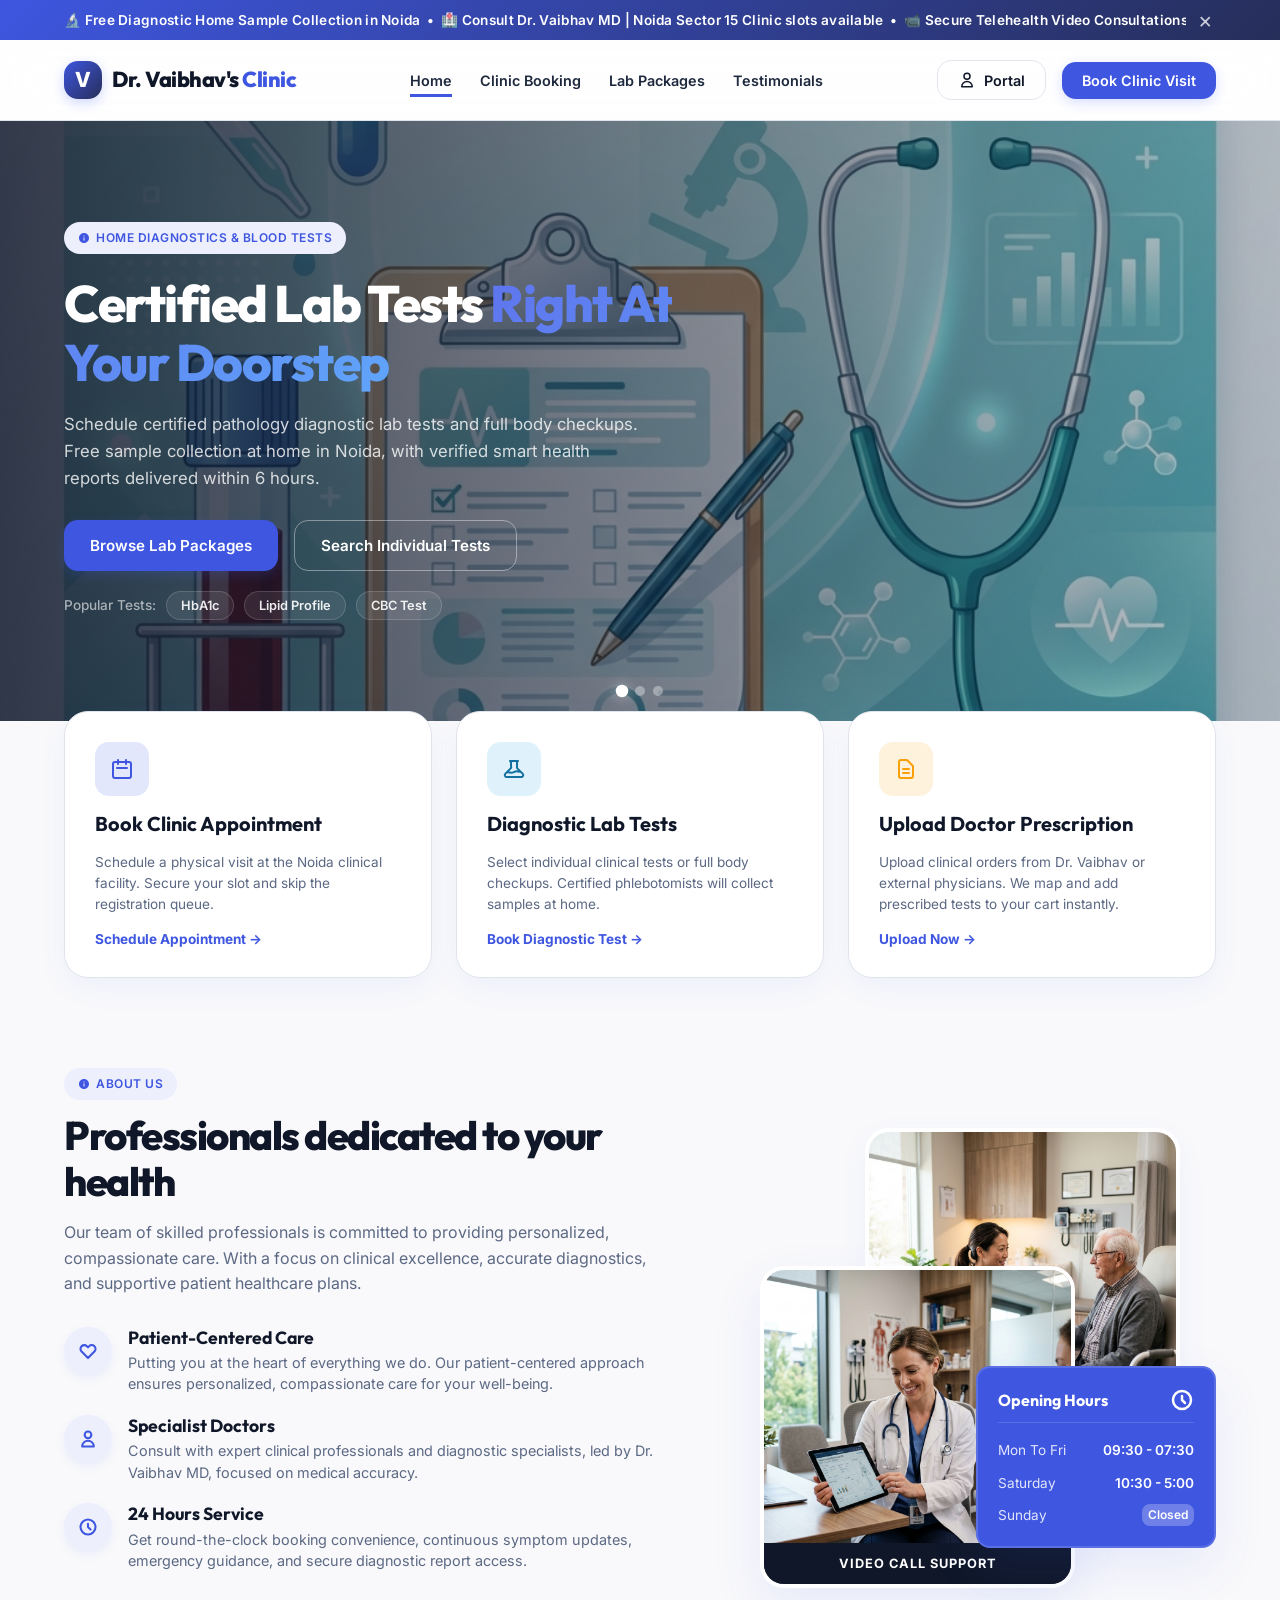
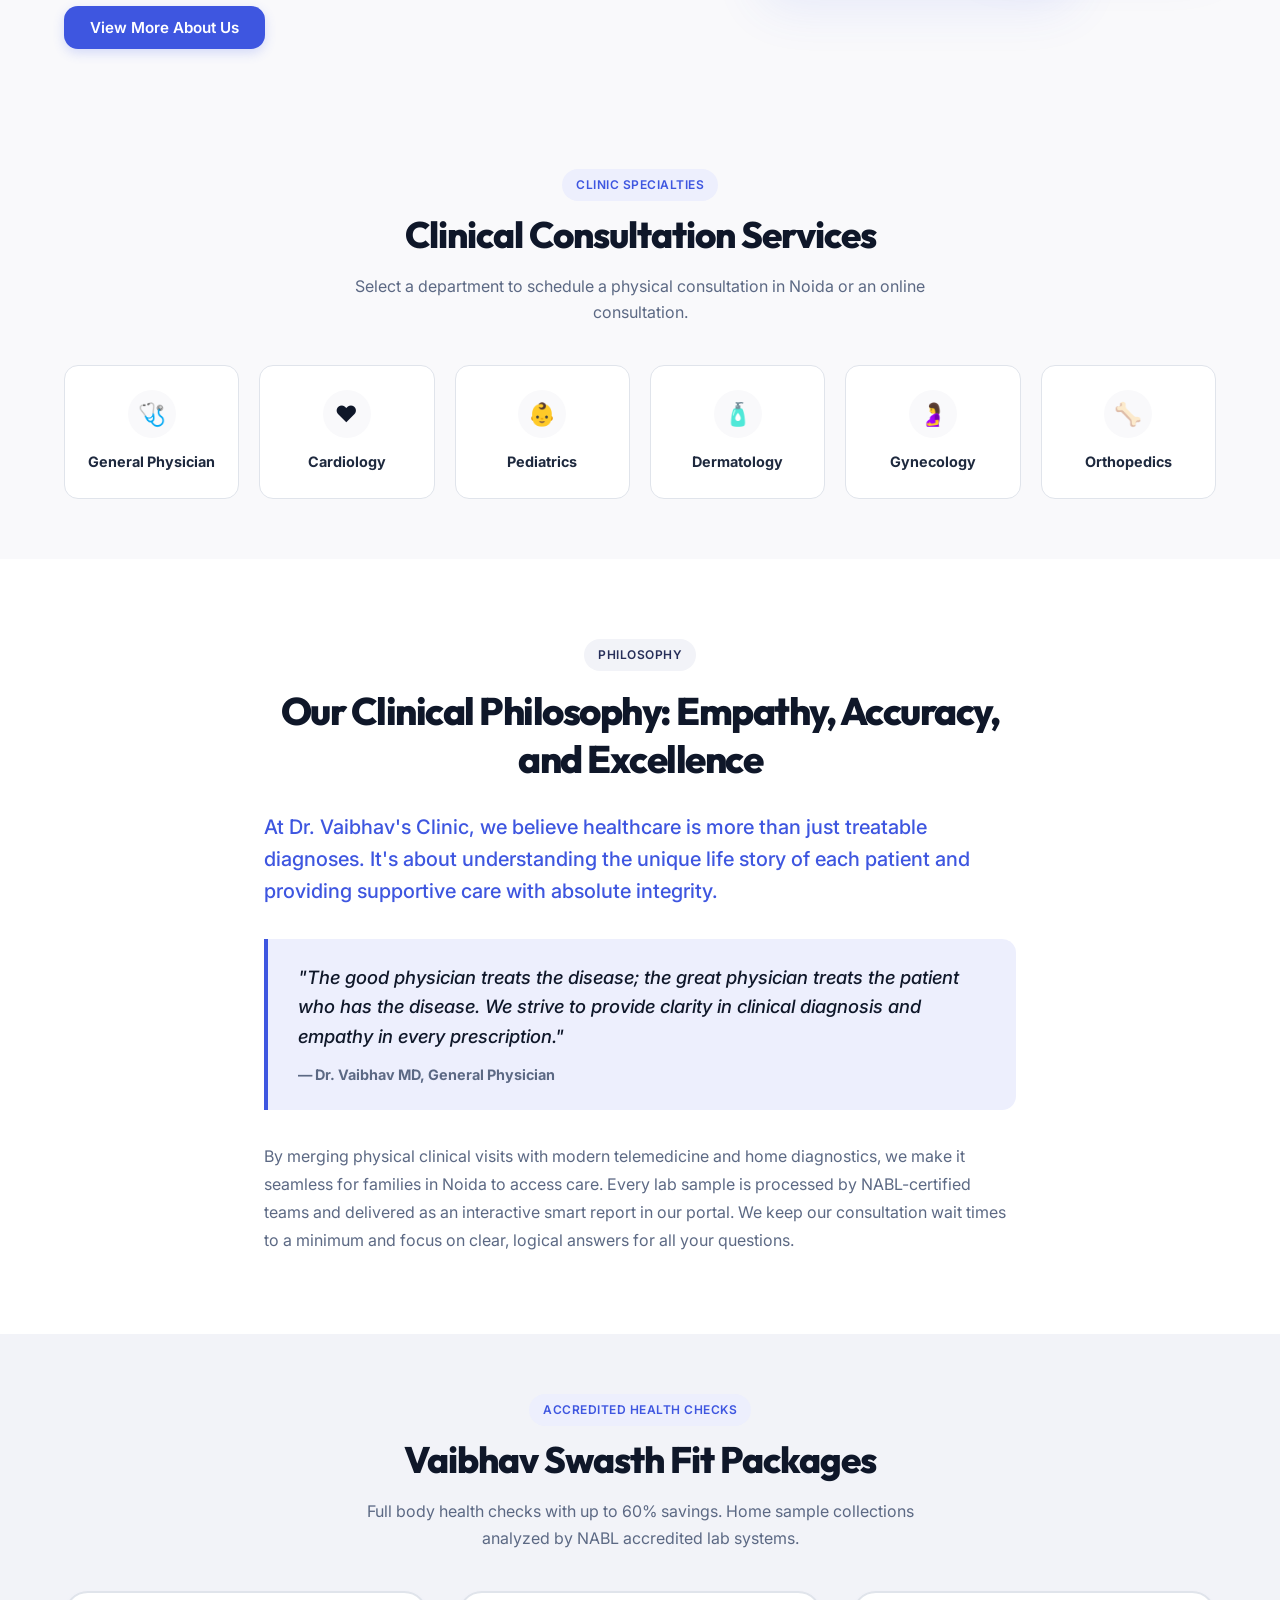
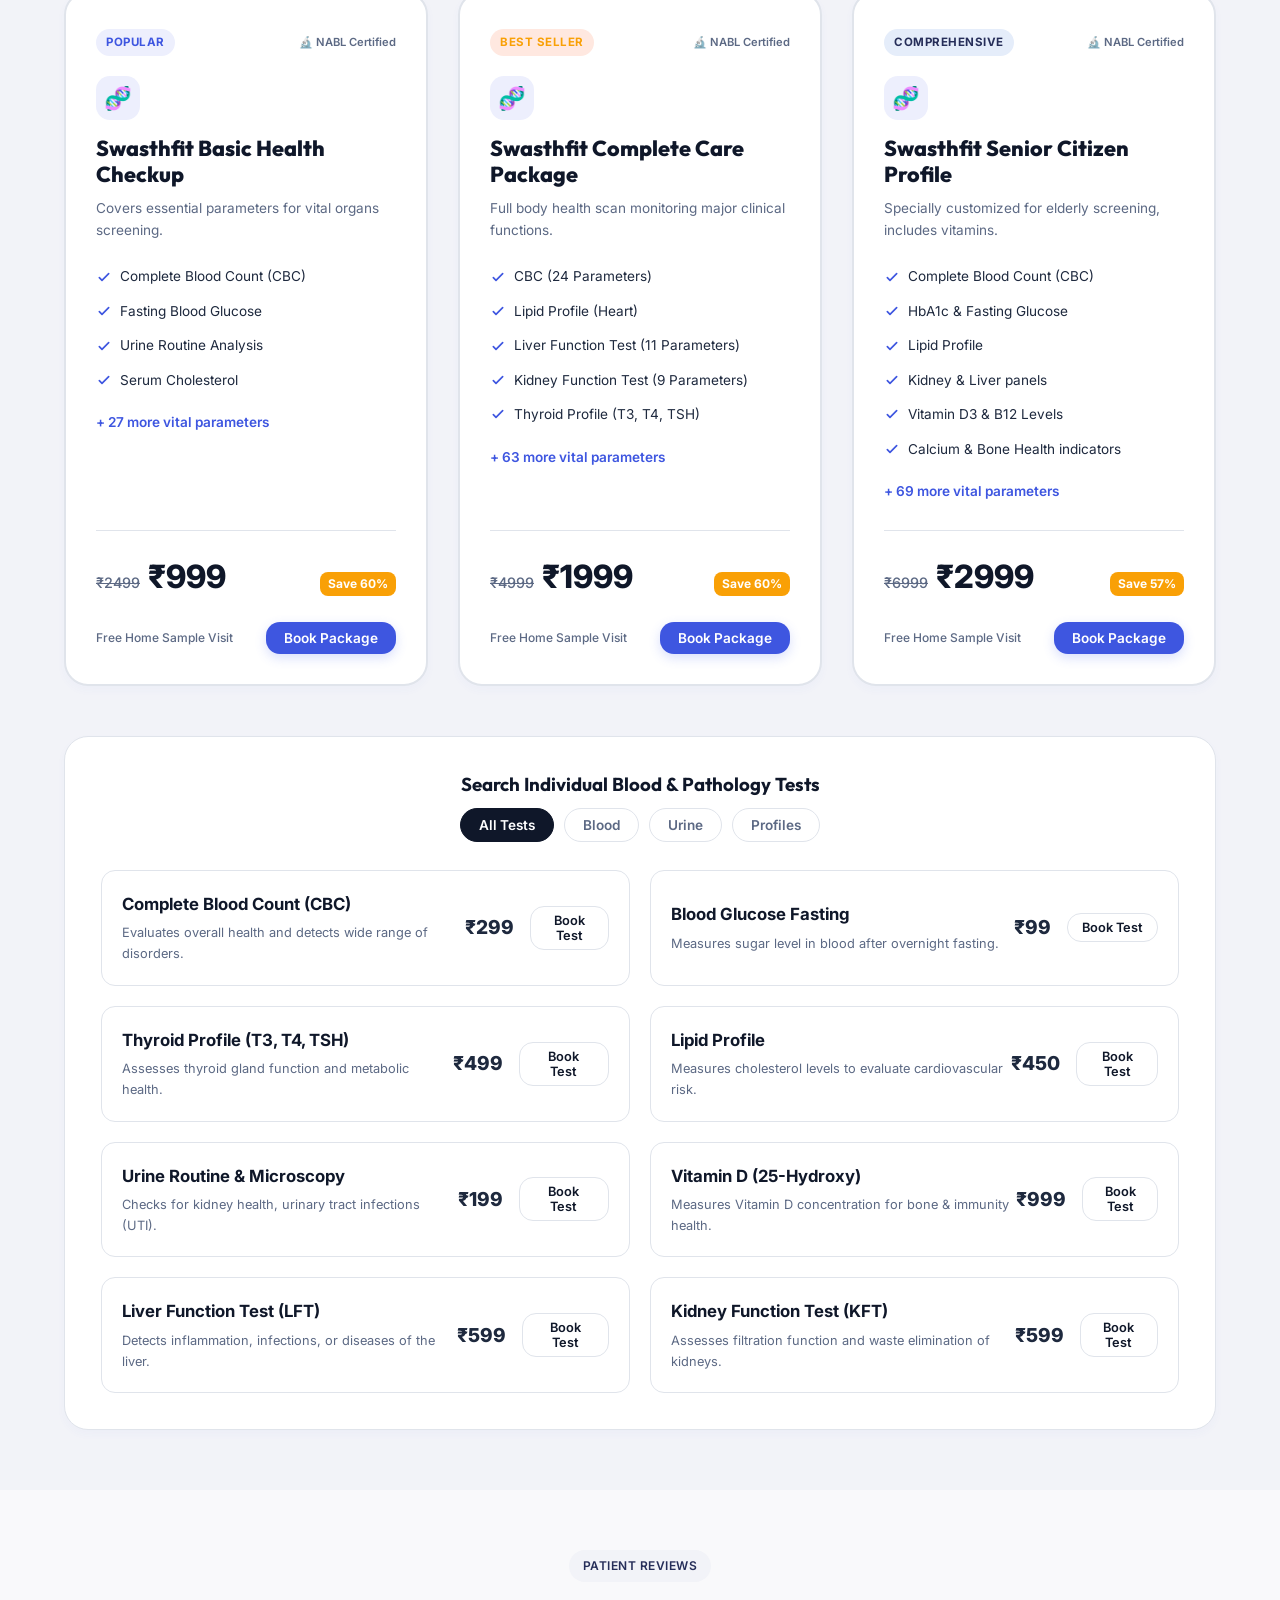
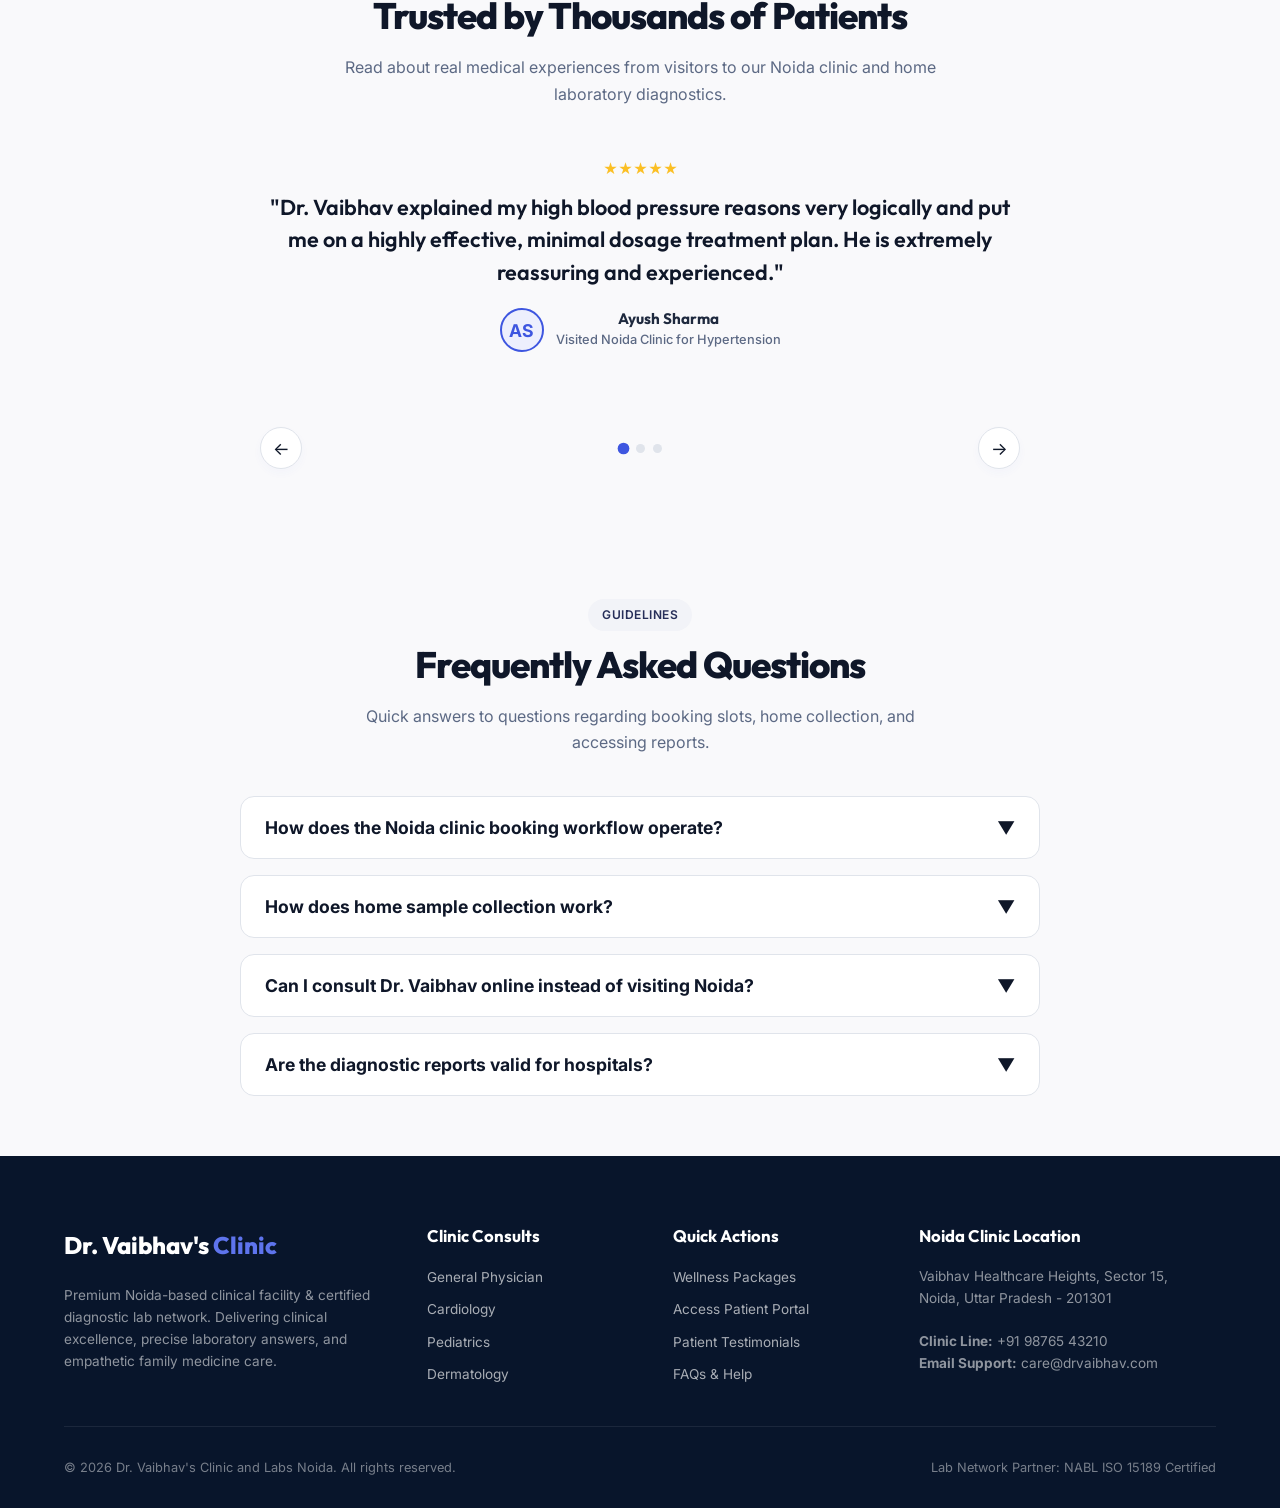
<file: index.html>
<!DOCTYPE html>
<html lang="en">
<head>
  <meta charset="UTF-8">
  <meta name="viewport" content="width=device-width, initial-scale=1.0">
  <title>Dr. Vaibhav's Clinic | Healthcare & Diagnostics Noida</title>
  <meta name="description" content="Book physical clinic visits or secure video consultations with Dr. Vaibhav. Premium family healthcare and home diagnostic lab tests in Noida.">
  <link rel="stylesheet" href="index.css">
</head>
<body>

  <!-- Announcement Bar -->
  <div class="announcement-bar" id="announcement-bar">
    <div class="container ab-container">
      <div class="ab-marquee">
        <span class="ab-text">🔬 Free Diagnostic Home Sample Collection in Noida &nbsp;&bull;&nbsp; 🏥 Consult Dr. Vaibhav MD | Noida Sector 15 Clinic slots available &nbsp;&bull;&nbsp; 📹 Secure Telehealth Video Consultations from Home</span>
      </div>
      <button class="ab-close-btn" id="ab-close" aria-label="Close Announcement">&times;</button>
    </div>
  </div>

  <!-- Sticky Glassmorphic Header -->
  <header class="header" id="header">
    <div class="container header-container">
      <a href="#" class="logo-wrapper">
        <div class="logo-icon">V</div>
        <div class="logo-text">Dr. Vaibhav's <span>Clinic</span></div>
      </a>
      
      <nav>
        <ul class="nav-menu">
          <li><a href="#" class="nav-link active">Home</a></li>
          <li><a href="#specialties" class="nav-link">Clinic Booking</a></li>
          <li><a href="#packages" class="nav-link">Lab Packages</a></li>
          <li><a href="#testimonials" class="nav-link">Testimonials</a></li>
          <li class="mobile-only-action"><a href="#" id="portal-trigger-mobile" class="nav-link">Patient Portal</a></li>
          <li class="mobile-only-action"><a href="#" id="consult-trigger-mobile" class="nav-link">Book Clinic Visit</a></li>
        </ul>
      </nav>

      <div class="nav-actions">
        <!-- Patient Portal button -->
        <button class="btn btn-secondary" id="portal-trigger">
          <svg width="18" height="18" fill="none" stroke="currentColor" stroke-width="2" viewBox="0 0 24 24">
            <path stroke-linecap="round" stroke-linejoin="round" d="M16 7a4 4 0 11-8 0 4 4 0 018 0zM12 14a7 7 0 00-7 7h14a7 7 0 00-7-7z"/>
          </svg>
          Portal
        </button>

        <!-- Book Consult button -->
        <button class="btn btn-primary" id="consult-trigger-nav">Book Clinic Visit</button>

        <!-- Mobile Nav Toggle -->
        <button class="mobile-nav-toggle" id="mobile-toggle" aria-label="Menu">
          <svg width="24" height="24" fill="none" stroke="currentColor" stroke-width="2" viewBox="0 0 24 24">
            <path stroke-linecap="round" stroke-linejoin="round" d="M4 6h16M4 12h16M4 18h16"/>
          </svg>
        </button>
      </div>
    </div>
  </header>

  <!-- Hero Slider Section -->
  <section class="hero-section hero-slider-section" id="hero">
    <div class="hero-slides-container" id="hero-slides-container">
      
      <!-- Slide 1: Home Diagnostics -->
      <div class="hero-slide active" data-slide="0" style="background-image: url('assets/diagnostics_hero.png');">
        <div class="hero-slide-overlay"></div>
        <div class="container hero-overlay-container">
          <div class="hero-overlay-card">
            <div class="badge badge-primary hero-tag">
              <svg width="12" height="12" fill="currentColor" viewBox="0 0 24 24"><path d="M12 2C6.48 2 2 6.48 2 12s4.48 10 10 10 10-4.48 10-10S17.52 2 12 2zm1 15h-2v-6h2v6zm0-8h-2V7h2v2z"/></svg>
              Home Diagnostics & Blood Tests
            </div>
            <h1 class="hero-title">Certified Lab Tests <span>Right At Your Doorstep</span></h1>
            <p class="hero-desc">Schedule certified pathology diagnostic lab tests and full body checkups. Free sample collection at home in Noida, with verified smart health reports delivered within 6 hours.</p>
            
            <div class="hero-cta-group">
              <a href="#packages" class="btn btn-primary btn-large">Browse Lab Packages</a>
              <a href="#individual-tests" class="btn btn-secondary btn-large">Search Individual Tests</a>
            </div>

            <div class="quick-tags">
              <span>Popular Tests:</span>
              <button class="tag-btn" data-search="HbA1c">HbA1c</button>
              <button class="tag-btn" data-search="Lipid Profile">Lipid Profile</button>
              <button class="tag-btn" data-search="Complete Blood Count">CBC Test</button>
            </div>
          </div>
        </div>
      </div>

      <!-- Slide 2: Noida Clinic Consultations -->
      <div class="hero-slide" data-slide="1" style="background-image: url('assets/clinic_hero.png');">
        <div class="hero-slide-overlay"></div>
        <div class="container hero-overlay-container">
          <div class="hero-overlay-card">
            <div class="badge badge-primary hero-tag">
              <svg width="12" height="12" fill="currentColor" viewBox="0 0 24 24"><path d="M19 3H5c-1.1 0-2 .9-2 2v14c0 1.1.9 2 2 2h14c1.1 0 2-.9 2-2V5c0-1.1-.9-2-2-2zm-2 10h-4v4h-2v-4H7v-2h4V7h2v4h4v2z"/></svg>
              Physical Noida Clinic
            </div>
            <h1 class="hero-title">Dedicated to Your Family's <span>Clinical Health</span></h1>
            <p class="hero-desc">Book slots to consult in-person with Dr. Vaibhav MD at our clinical facility in Noida Sector 15. Focused on personalized diagnosis, minimal wait time, and empathetic patient care.</p>
            
            <div class="hero-cta-group">
              <button class="btn btn-primary btn-large hero-book-clinic-trigger">Book Noida Clinic Slot</button>
              <a href="#specialties" class="btn btn-secondary btn-large">View Medical Specialties</a>
            </div>

            <div class="quick-tags">
              <span>Specialties:</span>
              <button class="tag-btn" data-search="General Physician">General Physician</button>
              <button class="tag-btn" data-search="Cardiology">Cardiology</button>
              <button class="tag-btn" data-search="Pediatrics">Pediatrics</button>
            </div>
          </div>
        </div>
      </div>

      <!-- Slide 3: Telehealth Video Consultations -->
      <div class="hero-slide" data-slide="2" style="background-image: url('assets/telehealth_hero.png');">
        <div class="hero-slide-overlay"></div>
        <div class="container hero-overlay-container">
          <div class="hero-overlay-card">
            <div class="badge badge-primary hero-tag">
              <svg width="12" height="12" fill="currentColor" viewBox="0 0 24 24"><path d="M21 6H3c-1.1 0-2 .9-2 2v8c0 1.1.9 2 2 2h18c1.1 0 2-.9 2-2V8c0-1.1-.9-2-2-2zm-10 7H8v3H6v-3H3v-2h3V8h2v3h3v2zm9 3h-6v-2h6v2zm0-4h-6v-2h6v2z"/></svg>
              Telehealth Virtual Care
            </div>
            <h1 class="hero-title">Consult Dr. Vaibhav <span>Securely From Home</span></h1>
            <p class="hero-desc">Access clinical consults anywhere through our telemedicine setup. Book an online video consult slot, get digital e-prescriptions, and manage your health records in the portal.</p>
            
            <div class="hero-cta-group">
              <button class="btn btn-primary btn-large hero-book-video-trigger">Book Video Consult</button>
              <button class="btn btn-secondary btn-large" id="hero-portal-trigger">Access Patient Portal</button>
            </div>

            <div class="quick-tags">
              <span>Portal Features:</span>
              <button class="tag-btn" data-search="HbA1c">Smart Reports</button>
              <button class="tag-btn" data-search="Lipid Profile">Prescriptions</button>
            </div>
          </div>
        </div>
      </div>

    </div>
    
    <!-- Hero Slider Dots -->
    <div class="hero-dots-container" id="hero-dots"></div>
  </section>

  <!-- Quick Actions Grid -->
  <section class="quick-services-section">
    <div class="container services-option-grid">
      <!-- Card 1 -->
      <div class="service-card" id="card-consult">
        <div class="sc-icon sc-cyan">
          <svg width="24" height="24" fill="none" stroke="currentColor" stroke-width="2" viewBox="0 0 24 24">
            <path stroke-linecap="round" stroke-linejoin="round" d="M8 7V3m8 4V3m-9 8h10M5 21h14a2 2 0 002-2V7a2 2 0 00-2-2H5a2 2 0 00-2 2v12a2 2 0 002 2z"/>
          </svg>
        </div>
        <h3 class="sc-title">Book Clinic Appointment</h3>
        <p class="sc-desc">Schedule a physical visit at the Noida clinical facility. Secure your slot and skip the registration queue.</p>
        <button class="sc-action">Schedule Appointment &rarr;</button>
      </div>

      <!-- Card 2 -->
      <div class="service-card" id="card-diagnostics">
        <div class="sc-icon sc-blue">
          <svg width="24" height="24" fill="none" stroke="currentColor" stroke-width="2" viewBox="0 0 24 24">
            <path stroke-linecap="round" stroke-linejoin="round" d="M19.428 15.428a2 2 0 00-1.022-.547l-2.387-.477a6 6 0 00-3.86.517l-.318.158a6 6 0 01-3.86.517L6.05 15.21a2 2 0 00-1.806.547M8 4h8l-1 1v5.172a2 2 0 00.586 1.414l5 5c1.26 1.26.367 3.414-1.415 3.414H4.828c-1.782 0-2.674-2.154-1.414-3.414l5-5A2 2 0 009 9.172V5L8 4z"/>
          </svg>
        </div>
        <h3 class="sc-title">Diagnostic Lab Tests</h3>
        <p class="sc-desc">Select individual clinical tests or full body checkups. Certified phlebotomists will collect samples at home.</p>
        <button class="sc-action">Book Diagnostic Test &rarr;</button>
      </div>

      <!-- Card 3 -->
      <div class="service-card" id="card-prescription">
        <div class="sc-icon sc-orange">
          <svg width="24" height="24" fill="none" stroke="currentColor" stroke-width="2" viewBox="0 0 24 24">
            <path stroke-linecap="round" stroke-linejoin="round" d="M9 12h6m-6 4h6m2 5H7a2 2 0 01-2-2V5a2 2 0 012-2h5.586a1 1 0 01.707.293l5.414 5.414a1 1 0 01.293.707V19a2 2 0 01-2 2z"/>
          </svg>
        </div>
        <h3 class="sc-title">Upload Doctor Prescription</h3>
        <p class="sc-desc">Upload clinical orders from Dr. Vaibhav or external physicians. We map and add prescribed tests to your cart instantly.</p>
        <button class="sc-action">Upload Now &rarr;</button>
      </div>
    </div>
  </section>

  <!-- About Us Section (Screenshot Redesign) -->
  <section class="about-us-section" id="about-us">
    <div class="container about-grid">
      <!-- Left side: Feature Icon Details -->
      <div class="about-content">
        <div class="badge badge-primary about-badge">
          <svg width="12" height="12" fill="currentColor" viewBox="0 0 24 24">
            <path d="M12 2C6.48 2 2 6.48 2 12s4.48 10 10 10 10-4.48 10-10S17.52 2 12 2zm1 15h-2v-6h2v6zm0-8h-2V7h2v2z"/>
          </svg>
          About Us
        </div>
        <h2 class="about-title">Professionals dedicated to your health</h2>
        <p class="about-desc">Our team of skilled professionals is committed to providing personalized, compassionate care. With a focus on clinical excellence, accurate diagnostics, and supportive patient healthcare plans.</p>
        
        <div class="about-features">
          <!-- Feature 1 -->
          <div class="about-feature-item">
            <div class="af-icon">
              <svg width="20" height="20" fill="none" stroke="currentColor" stroke-width="2.5" viewBox="0 0 24 24">
                <path stroke-linecap="round" stroke-linejoin="round" d="M4.318 6.318a4.5 4.5 0 000 6.364L12 20.364l7.682-7.682a4.5 4.5 0 00-6.364-6.364L12 7.636l-1.318-1.318a4.5 4.5 0 00-6.364 0z"/>
              </svg>
            </div>
            <div class="af-text">
              <h3>Patient-Centered Care</h3>
              <p>Putting you at the heart of everything we do. Our patient-centered approach ensures personalized, compassionate care for your well-being.</p>
            </div>
          </div>
          
          <!-- Feature 2 -->
          <div class="about-feature-item">
            <div class="af-icon">
              <svg width="20" height="20" fill="none" stroke="currentColor" stroke-width="2.5" viewBox="0 0 24 24">
                <path stroke-linecap="round" stroke-linejoin="round" d="M16 7a4 4 0 11-8 0 4 4 0 018 0zM12 14a7 7 0 00-7 7h14a7 7 0 00-7-7z"/>
              </svg>
            </div>
            <div class="af-text">
              <h3>Specialist Doctors</h3>
              <p>Consult with expert clinical professionals and diagnostic specialists, led by Dr. Vaibhav MD, focused on medical accuracy.</p>
            </div>
          </div>
          
          <!-- Feature 3 -->
          <div class="about-feature-item">
            <div class="af-icon">
              <svg width="20" height="20" fill="none" stroke="currentColor" stroke-width="2.5" viewBox="0 0 24 24">
                <path stroke-linecap="round" stroke-linejoin="round" d="M12 8v4l3 3m6-3a9 9 0 11-18 0 9 9 0 0118 0z"/>
              </svg>
            </div>
            <div class="af-text">
              <h3>24 Hours Service</h3>
              <p>Get round-the-clock booking convenience, continuous symptom updates, emergency guidance, and secure diagnostic report access.</p>
            </div>
          </div>
        </div>

        <button class="btn btn-primary btn-large" style="margin-top: 10px;" onclick="document.getElementById('specialties').scrollIntoView({behavior: 'smooth'})">View More About Us</button>
      </div>

      <!-- Right side: Overlapping Layout and Opening Hours -->
      <div class="about-visuals">
        <!-- Overlapping Images Group -->
        <div class="image-stack-container">
          <div class="img-stack-back">
            <img src="assets/doctor_patient.png" alt="Doctor consulting elderly patient in clinic">
          </div>
          <div class="img-stack-front">
            <img src="assets/doctor_tablet.png" alt="Doctor looking at tablet in consultation room">
            <div class="visuals-tag">VIDEO CALL SUPPORT</div>
          </div>
        </div>

        <!-- Floating Opening Hours Card -->
        <div class="opening-hours-card">
          <div class="oh-header">
            <h4>Opening Hours</h4>
            <div class="oh-clock">
              <svg width="24" height="24" fill="none" stroke="currentColor" stroke-width="2.5" viewBox="0 0 24 24">
                <path stroke-linecap="round" stroke-linejoin="round" d="M12 8v4l3 3m6-3a9 9 0 11-18 0 9 9 0 0118 0z"/>
              </svg>
            </div>
          </div>
          <ul class="oh-list">
            <li><span>Mon To Fri</span><strong>09:30 - 07:30</strong></li>
            <li><span>Saturday</span><strong>10:30 - 5:00</strong></li>
            <li><span>Sunday</span><strong class="oh-closed">Closed</strong></li>
          </ul>
        </div>
      </div>
    </div>
  </section>

  <!-- Specialties Section -->
  <section class="specialties-section" id="specialties">
    <div class="container">
      <div class="section-head">
        <span class="badge badge-primary">Clinic Specialties</span>
        <h2 class="section-title">Clinical Consultation Services</h2>
        <p class="section-desc">Select a department to schedule a physical consultation in Noida or an online consultation.</p>
      </div>

      <div class="specialty-grid" id="specialty-grid">
        <div class="specialty-item" data-specialty="General Physician">
          <div class="spec-icon">🩺</div>
          <span class="spec-name">General Physician</span>
        </div>
        <div class="specialty-item" data-specialty="Cardiology">
          <div class="spec-icon">❤️</div>
          <span class="spec-name">Cardiology</span>
        </div>
        <div class="specialty-item" data-specialty="Pediatrics">
          <div class="spec-icon">👶</div>
          <span class="spec-name">Pediatrics</span>
        </div>
        <div class="specialty-item" data-specialty="Dermatology">
          <div class="spec-icon">🧴</div>
          <span class="spec-name">Dermatology</span>
        </div>
        <div class="specialty-item" data-specialty="Gynecology">
          <div class="spec-icon">🤰</div>
          <span class="spec-name">Gynecology</span>
        </div>
        <div class="specialty-item" data-specialty="Orthopedics">
          <div class="spec-icon">🦴</div>
          <span class="spec-name">Orthopedics</span>
        </div>
      </div>
    </div>
  </section>

  <!-- Rich Text Section (Clinical Philosophy) -->
  <section class="philosophy-section" id="philosophy">
    <div class="container philosophy-container">
      <div class="badge badge-secondary philosophy-badge">Philosophy</div>
      <h2 class="philosophy-title">Our Clinical Philosophy: Empathy, Accuracy, and Excellence</h2>
      <div class="philosophy-content">
        <p class="philosophy-lead">At Dr. Vaibhav's Clinic, we believe healthcare is more than just treatable diagnoses. It's about understanding the unique life story of each patient and providing supportive care with absolute integrity.</p>
        
        <blockquote class="philosophy-quote">
          "The good physician treats the disease; the great physician treats the patient who has the disease. We strive to provide clarity in clinical diagnosis and empathy in every prescription."
          <cite>&mdash; Dr. Vaibhav MD, General Physician</cite>
        </blockquote>

        <p class="philosophy-body">By merging physical clinical visits with modern telemedicine and home diagnostics, we make it seamless for families in Noida to access care. Every lab sample is processed by NABL-certified teams and delivered as an interactive smart report in our portal. We keep our consultation wait times to a minimum and focus on clear, logical answers for all your questions.</p>
      </div>
    </div>
  </section>

  <!-- Wellness Lab Packages Section -->
  <section class="diagnostics-section" id="packages">
    <div class="container">
      <div class="section-head">
        <span class="badge badge-primary">Accredited Health Checks</span>
        <h2 class="section-title">Vaibhav Swasth Fit Packages</h2>
        <p class="section-desc">Full body health checks with up to 60% savings. Home sample collections analyzed by NABL accredited lab systems.</p>
      </div>

      <div class="packages-grid" id="packages-grid">
        <!-- Renders Dynamically via index.js -->
      </div>

      <!-- Individual Diagnostic Tests -->
      <div class="individual-tests-box" id="individual-tests">
        <div class="it-header">
          <h3>Search Individual Blood & Pathology Tests</h3>
          <div class="it-tabs">
            <button class="it-tab-btn active" data-category="all">All Tests</button>
            <button class="it-tab-btn" data-category="blood">Blood</button>
            <button class="it-tab-btn" data-category="urine">Urine</button>
            <button class="it-tab-btn" data-category="profile">Profiles</button>
          </div>
        </div>

        <div class="tests-container-grid" id="tests-grid">
          <!-- Renders Dynamically via index.js -->
        </div>
      </div>
    </div>
  </section>

  <!-- Testimonials Slider Section -->
  <section class="testimonials-section" id="testimonials">
    <div class="container">
      <div class="section-head">
        <span class="badge badge-secondary">Patient Reviews</span>
        <h2 class="section-title">Trusted by Thousands of Patients</h2>
        <p class="section-desc">Read about real medical experiences from visitors to our Noida clinic and home laboratory diagnostics.</p>
      </div>

      <div class="testimonials-slider-container">
        <div class="testimonials-slider" id="testimonials-slider">
          <!-- Renders Dynamically via index.js -->
        </div>
        
        <div class="slider-controls">
          <button class="slider-arrow prev" id="slider-prev" aria-label="Previous review">&larr;</button>
          <div class="slider-dots" id="slider-dots"></div>
          <button class="slider-arrow next" id="slider-next" aria-label="Next review">&rarr;</button>
        </div>
      </div>
    </div>
  </section>

  <!-- FAQ Section -->
  <section class="faq-section" id="faq">
    <div class="container">
      <div class="section-head">
        <span class="badge badge-secondary">Guidelines</span>
        <h2 class="section-title">Frequently Asked Questions</h2>
        <p class="section-desc">Quick answers to questions regarding booking slots, home collection, and accessing reports.</p>
      </div>

      <div class="faq-list">
        <div class="faq-item">
          <button class="faq-question">
            <span>How does the Noida clinic booking workflow operate?</span>
            <span class="faq-icon">▼</span>
          </button>
          <div class="faq-answer">
            After selecting your preferred specialty and clinic slot, confirm your appointment by providing patient details. You will receive a clinic token and digital receipt via SMS/email. Simply present this token at the registration desk upon your arrival to proceed directly to your consult.
          </div>
        </div>
        <div class="faq-item">
          <button class="faq-question">
            <span>How does home sample collection work?</span>
            <span class="faq-icon">▼</span>
          </button>
          <div class="faq-answer">
            Add diagnostic tests or wellness health packages to your cart, and select a preferred home sample collection slot. A certified phlebotomist will arrive at your home with sterile collection kits and transport the sample under strict temperature controls to our lab.
          </div>
        </div>
        <div class="faq-item">
          <button class="faq-question">
            <span>Can I consult Dr. Vaibhav online instead of visiting Noida?</span>
            <span class="faq-icon">▼</span>
          </button>
          <div class="faq-answer">
            Yes, during the Clinic booking step, you can toggle "Video Consultation". A secure, private telemedicine call link will be generated and sent via text message. You can enter the virtual consultation room using your mobile browser.
          </div>
        </div>
        <div class="faq-item">
          <button class="faq-question">
            <span>Are the diagnostic reports valid for hospitals?</span>
            <span class="faq-icon">▼</span>
          </button>
          <div class="faq-answer">
            Absolutely. All laboratory partners in Dr. Vaibhav's diagnostic network are NABL & CAP accredited, which makes the reports fully valid, recognized, and trusted by doctors and hospitals across India.
          </div>
        </div>
      </div>
    </div>
  </section>

  <!-- Footer -->
  <footer class="footer">
    <div class="container">
      <div class="footer-top">
        <div class="footer-col">
          <div class="footer-logo">Dr. Vaibhav's <span>Clinic</span></div>
          <p class="footer-desc">Premium Noida-based clinical facility & certified diagnostic lab network. Delivering clinical excellence, precise laboratory answers, and empathetic family medicine care.</p>
        </div>
        <div class="footer-col">
          <h4>Clinic Consults</h4>
          <ul class="footer-links">
            <li><a href="#specialties" class="btn-consult-trigger">General Physician</a></li>
            <li><a href="#specialties" class="btn-consult-trigger">Cardiology</a></li>
            <li><a href="#specialties" class="btn-consult-trigger">Pediatrics</a></li>
            <li><a href="#specialties" class="btn-consult-trigger">Dermatology</a></li>
          </ul>
        </div>
        <div class="footer-col">
          <h4>Quick Actions</h4>
          <ul class="footer-links">
            <li><a href="#packages">Wellness Packages</a></li>
            <li><a href="#" id="footer-portal-btn">Access Patient Portal</a></li>
            <li><a href="#testimonials">Patient Testimonials</a></li>
            <li><a href="#faq">FAQs & Help</a></li>
          </ul>
        </div>
        <div class="footer-col">
          <h4>Noida Clinic Location</h4>
          <p class="footer-desc">
            Vaibhav Healthcare Heights, Sector 15,<br>
            Noida, Uttar Pradesh - 201301<br><br>
            <strong>Clinic Line:</strong> +91 98765 43210<br>
            <strong>Email Support:</strong> care@drvaibhav.com
          </p>
        </div>
      </div>
      
      <div class="footer-bottom">
        <p>&copy; 2026 Dr. Vaibhav's Clinic and Labs Noida. All rights reserved.</p>
        <p>Lab Network Partner: NABL ISO 15189 Certified</p>
      </div>
    </div>
  </footer>

  <!-- MODAL: Doctor Clinic Booking Stepper -->
  <div class="modal-overlay" id="consult-modal">
    <div class="modal-content-box">
      <div class="modal-header">
        <h3>Book Clinic Visit</h3>
        <button class="modal-close-btn" id="consult-close">&times;</button>
      </div>
      
      <div class="modal-body">
        <div class="stepper-header">
          <div class="step-node active" data-step="1">1</div>
          <div class="step-node" data-step="2">2</div>
          <div class="step-node" data-step="3">3</div>
          <div class="step-node" data-step="4">4</div>
        </div>

        <form id="consult-form">
          <!-- Step 1: Visit Type & Specialty -->
          <div class="step-pane active" data-step="1">
            <h4 style="margin-bottom: 15px; text-align: center;">Select Appointment Type</h4>
            <div class="option-select-grid">
              <div class="select-card active" data-value="clinic" data-group="visit-type">
                <span>🏥</span>
                <h4>Noida Clinic Visit</h4>
                <p>Consult Dr. Vaibhav in-person</p>
              </div>
              <div class="select-card" data-value="video" data-group="visit-type">
                <span>📹</span>
                <h4>Video Consultation</h4>
                <p>Consult securely from home</p>
              </div>
              <div class="select-card" data-value="diagnostics" data-group="visit-type">
                <span>🔬</span>
                <h4>Home Lab Sample</h4>
                <p>Home collection diagnostics</p>
              </div>
            </div>

            <div class="form-field" id="specialty-field">
              <label for="consult-specialty">Clinical Department / Specialty</label>
              <select class="form-input" id="consult-specialty">
                <option value="General Physician">General Physician (Dr. Vaibhav)</option>
                <option value="Cardiology">Cardiology (Heart Care)</option>
                <option value="Pediatrics">Pediatrics (Child Health)</option>
                <option value="Dermatology">Dermatology (Skin & Hair)</option>
                <option value="Gynecology">Gynecology (Women's Health)</option>
                <option value="Orthopedics">Orthopedics (Bone & Joint)</option>
              </select>
            </div>

            <div class="form-field" id="diagnostics-field" style="display: none;">
              <label for="consult-test">Selected Diagnostic Test / Package</label>
              <input type="text" class="form-input" id="consult-test" readonly style="background-color: var(--secondary-bg); font-weight: 600; color: var(--primary);">
            </div>
            <button type="button" class="btn btn-primary next-step-btn" style="float: right;">Next Step</button>
          </div>

          <!-- Step 2: Date & Slot -->
          <div class="step-pane" data-step="2">
            <h4 style="margin-bottom: 15px; text-align: center;">Select Date & Clinic Slot</h4>
            <div class="form-field">
              <label for="consult-date">Appointment Date</label>
              <input type="date" class="form-input" id="consult-date" required>
            </div>
            <div class="form-field">
              <label for="consult-slot">Preferred Slot</label>
              <select class="form-input" id="consult-slot">
                <option value="09:00 AM - 10:00 AM">09:00 AM - 10:00 AM (Morning slots)</option>
                <option value="11:00 AM - 12:00 PM">11:00 AM - 12:00 PM</option>
                <option value="02:00 PM - 03:00 PM">02:00 PM - 03:00 PM (Afternoon slots)</option>
                <option value="04:00 PM - 05:00 PM">04:00 PM - 05:00 PM</option>
                <option value="06:00 PM - 07:00 PM">06:00 PM - 07:00 PM (Evening slots)</option>
              </select>
            </div>
            <div style="display: flex; justify-content: space-between; margin-top: 20px;">
              <button type="button" class="btn btn-secondary prev-step-btn">Back</button>
              <button type="button" class="btn btn-primary next-step-btn">Next Step</button>
            </div>
          </div>

          <!-- Step 3: Patient Information -->
          <div class="step-pane" data-step="3">
            <h4 style="margin-bottom: 15px; text-align: center;">Patient Information</h4>
            <div class="form-field">
              <label for="patient-name">Patient Full Name</label>
              <input type="text" class="form-input" id="patient-name" placeholder="John Doe" required>
            </div>
            <div class="form-group-row">
              <div class="form-field">
                <label for="patient-age">Age</label>
                <input type="number" class="form-input" id="patient-age" placeholder="32" required>
              </div>
              <div class="form-field">
                <label for="patient-gender">Gender</label>
                <select class="form-input" id="patient-gender">
                  <option value="Male">Male</option>
                  <option value="Female">Female</option>
                  <option value="Other">Other</option>
                </select>
              </div>
            </div>
            <div class="form-field">
              <label for="patient-phone">Mobile Number</label>
              <input type="tel" class="form-input" id="patient-phone" placeholder="+91 98765 43210" required>
            </div>
            
            <div style="display: flex; justify-content: space-between; margin-top: 20px;">
              <button type="button" class="btn btn-secondary prev-step-btn">Back</button>
              <button type="button" class="btn btn-primary next-step-btn" id="finish-booking-btn">Confirm Appointment</button>
            </div>
          </div>

          <!-- Step 4: Success confirmation -->
          <div class="step-pane" data-step="4" style="text-align: center;">
            <div style="width: 72px; height: 72px; background-color: var(--primary-bg); color: var(--primary); border-radius: 50%; display: flex; align-items: center; justify-content: center; font-size: 2.5rem; margin: 0 auto 24px auto;">✓</div>
            <h3 style="margin-bottom: 10px; text-align: center;">Appointment Confirmed!</h3>
            <p style="color: var(--text-muted); font-size: 0.95rem; margin-bottom: 24px; text-align: center;">Your clinic appointment has been successfully scheduled. A confirmation token and slot details have been sent to your phone via SMS.</p>
            
            <div class="booking-summary-box">
              <div class="summary-row"><span>Clinic Booking ID:</span><strong id="confirm-id">VAIB-5892</strong></div>
              <div class="summary-row"><span>Specialty:</span><span id="confirm-specialty">General Physician</span></div>
              <div class="summary-row"><span>Type:</span><span id="confirm-type">Noida Clinic Visit</span></div>
              <div class="summary-row"><span>Date & Slot:</span><span id="confirm-slot">June 15, 2026 at 11:00 AM</span></div>
              <div class="summary-row"><span id="confirm-fee-label">Consultation Fee:</span><strong id="confirm-fee">₹500</strong></div>
            </div>

            <button type="button" class="btn btn-primary" id="consult-success-close-btn" style="width: 100%;">Close Wizard</button>
          </div>
        </form>
      </div>
    </div>
  </div>



  <!-- MODAL: Patient Portal Dashboard -->
  <div class="modal-overlay" id="portal-modal">
    <div class="modal-content-box portal-modal-content">
      <!-- Sidebar Navigation -->
      <div class="portal-sidebar">
        <div>
          <div class="ps-profile">
            <div class="ps-avatar">AD</div>
            <div class="ps-info">
              <h4>Ayush Dev</h4>
              <span>Patient ID: P-8092</span>
            </div>
          </div>
          
          <ul class="ps-menu">
            <li>
              <button class="ps-menu-btn active" data-target="portal-dashboard">
                <span>📊</span> Dashboard
              </button>
            </li>
            <li>
              <button class="ps-menu-btn" data-target="portal-reports">
                <span>📄</span> Smart Reports
              </button>
            </li>
            <li>
              <button class="ps-menu-btn" data-target="portal-bookings">
                <span>📅</span> Bookings
              </button>
            </li>
            <li>
              <button class="ps-menu-btn" data-target="portal-prescriptions">
                <span>💊</span> Prescriptions
              </button>
            </li>
          </ul>
        </div>
        
        <button class="btn btn-secondary" id="portal-logout-btn" style="width:100%; border:none; color:var(--text-muted);">
          🚪 Close Portal
        </button>
      </div>

      <!-- Main Portal Views -->
      <div class="portal-display">
        <!-- View 1: Dashboard Overview -->
        <div class="portal-view-pane active" id="portal-dashboard">
          <h2 style="font-size: 1.6rem; margin-bottom: 10px;">Welcome Back, Ayush</h2>
          <p style="color:var(--text-muted); font-size: 0.9rem; margin-bottom: 24px;">Your digital clinic overview and diagnostics history.</p>

          <div style="display: grid; grid-template-columns: 1fr 1fr; gap: 20px; margin-bottom: 24px;">
            <div style="background-color: var(--primary-bg); border-radius: var(--radius-md); padding: 20px; border: 1.5px solid rgba(13, 184, 166, 0.15);">
              <span style="font-size: 2rem; display: block; margin-bottom: 10px;">🏥</span>
              <h4 style="margin-bottom: 6px;">Need a Doctor?</h4>
              <p style="font-size:0.8rem; color: var(--text-muted); margin-bottom:12px;">Book clinic appointments instantly.</p>
              <button class="btn btn-primary" id="portal-book-consult-btn" style="padding: 6px 14px; font-size: 0.8rem;">Book Visit</button>
            </div>
            <div style="background-color: var(--secondary-bg); border-radius: var(--radius-md); padding: 20px; border: 1.5px solid var(--border-color);">
              <span style="font-size: 2rem; display: block; margin-bottom: 10px;">🧬</span>
              <h4 style="margin-bottom: 6px;">Lab Packages</h4>
              <p style="font-size:0.8rem; color: var(--text-muted); margin-bottom:12px;">Schedule home lab sample collections.</p>
              <button class="btn btn-secondary" id="portal-view-tests-btn" style="padding: 6px 14px; font-size: 0.8rem;">View Tests</button>
            </div>
          </div>

          <h3 style="font-size: 1.1rem; margin-bottom: 14px; text-align: center;">Recent Health Trends</h3>
          <div style="border: 1px solid var(--border-color); border-radius: var(--radius-md); padding: 20px;">
            <div style="display: flex; justify-content: space-between; align-items: center; margin-bottom: 12px; font-size: 0.85rem;">
              <span>Fasting Blood Sugar (mg/dL)</span>
              <span style="color: var(--primary); font-weight: 700;">Normal (94 mg/dL)</span>
            </div>
            <div style="width: 100%; height: 16px; background-color: var(--border-color); border-radius: var(--radius-pill); position: relative;">
              <div style="position: absolute; left: 0; top: 0; width: 60%; height: 100%; background-color: var(--primary); border-radius: var(--radius-pill);"></div>
              <!-- Normal Range Marker -->
              <div style="position: absolute; left: 45%; top:-4px; width:2px; height:24px; background-color: var(--text-muted);"></div>
              <div style="position: absolute; left: 65%; top:-4px; width:2px; height:24px; background-color: var(--text-muted);"></div>
            </div>
            <div style="display: flex; justify-content: space-between; font-size: 0.75rem; color: var(--text-muted); margin-top: 6px;">
              <span>Hypo (&lt;70)</span>
              <span>Normal (70-100)</span>
              <span>Diabetic (&gt;126)</span>
            </div>
          </div>
        </div>

        <!-- View 2: Reports (Smart View) -->
        <div class="portal-view-pane" id="portal-reports">
          <h2 style="font-size: 1.6rem; margin-bottom: 16px; text-align: center;">Smart Diagnostics Reports</h2>
          <div class="reports-list" id="portal-reports-container">
            <!-- Populated by JS -->
          </div>
        </div>

        <!-- View 3: Bookings -->
        <div class="portal-view-pane" id="portal-bookings">
          <h2 style="font-size: 1.6rem; margin-bottom: 16px; text-align: center;">Your Scheduled Bookings</h2>
          <div id="portal-bookings-container">
            <!-- Populated dynamically by JS -->
          </div>
        </div>

        <!-- View 4: Prescriptions -->
        <div class="portal-view-pane" id="portal-prescriptions">
          <h2 style="font-size: 1.6rem; margin-bottom: 16px; text-align: center;">Digital Prescriptions</h2>
          <div class="reports-list" id="portal-prescriptions-container">
            <!-- Populated dynamically by JS -->
          </div>
        </div>
      </div>
    </div>
  </div>

  <!-- Upload Prescription Modal -->
  <div class="modal-overlay" id="prescription-modal">
    <div class="modal-content-box">
      <div class="modal-header">
        <h3>Upload Prescription</h3>
        <button class="modal-close-btn" id="prescription-close-btn">&times;</button>
      </div>
      <div class="modal-body">
        <p style="color:var(--text-muted); font-size: 0.9rem; margin-bottom: 24px; text-align: center;">Upload your prescription scan or PDF file. Our digital parser maps required lab tests directly into your diagnostics cart.</p>
        
        <div style="border: 2px dashed var(--border-color); border-radius: var(--radius-lg); padding: 40px; text-align: center; cursor: pointer; transition: all var(--transition-fast); margin-bottom: 24px;" id="drop-zone">
          <span style="font-size: 3rem; display: block; margin-bottom: 12px;">📁</span>
          <p style="font-weight: 600; margin-bottom: 6px;">Drag and drop file here, or click to upload</p>
          <p style="font-size:0.75rem; color: var(--text-muted);">Supports JPG, PNG, PDF up to 8MB</p>
          <input type="file" id="file-input" style="display:none;">
        </div>

        <div style="display:none; margin-bottom: 24px; background-color: var(--primary-bg); border-radius: var(--radius-md); padding: 16px; border:1px solid var(--primary);" id="upload-status-box">
          <h4 style="color:var(--primary); margin-bottom: 4px; text-align: center;">Analyzing Prescription...</h4>
          <div style="width: 100%; height: 6px; background-color: var(--border-color); border-radius: var(--radius-pill); overflow: hidden;">
            <div style="width: 0%; height: 100%; background-color: var(--primary); transition: width 2s ease-in-out;" id="upload-progress-bar"></div>
          </div>
        </div>

        <div style="display: flex; justify-content: flex-end; gap: 12px;">
          <button class="btn btn-secondary" id="prescription-cancel-btn">Cancel</button>
          <button class="btn btn-primary" id="prescription-confirm-btn" disabled>Proceed</button>
        </div>
      </div>
    </div>
  </div>

  <!-- Toast Notification Container -->
  <div class="toast-container" id="toast-container"></div>

  <script src="index.js"></script>
</body>
</html>
</file>
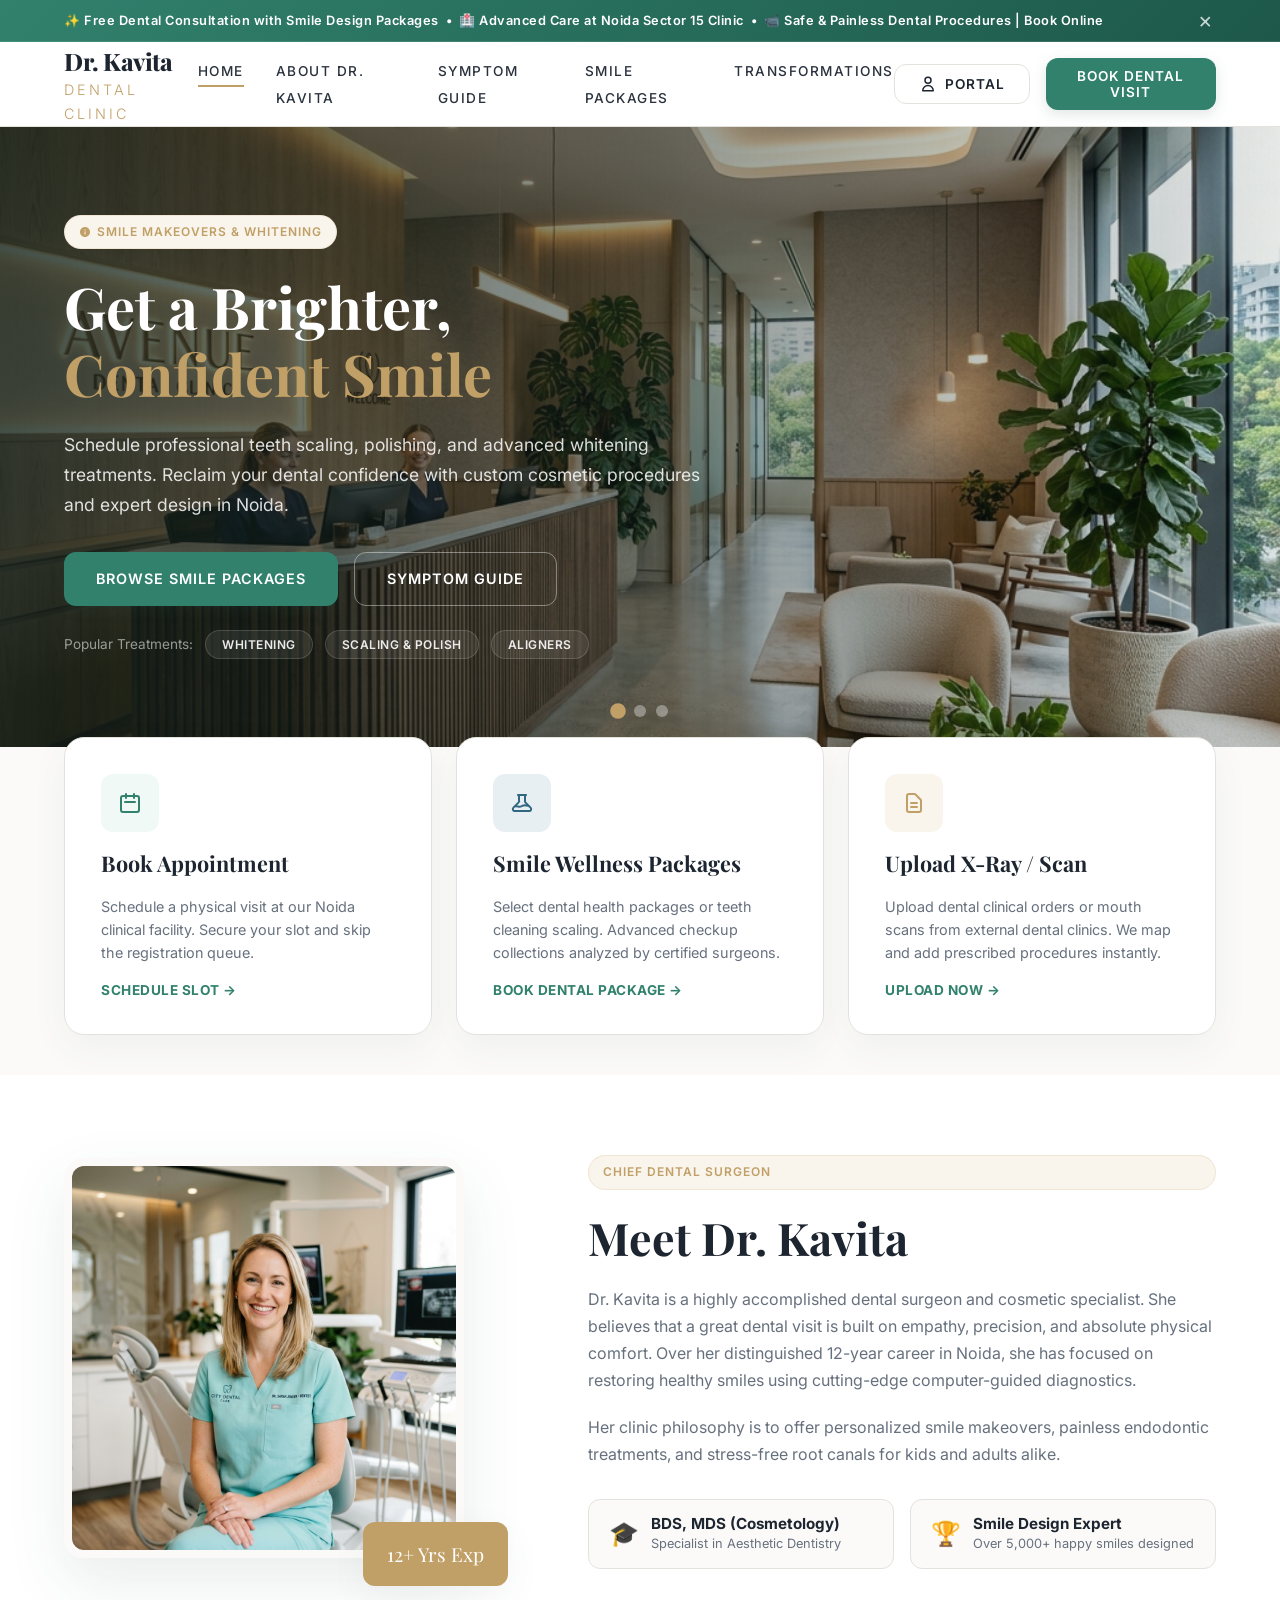
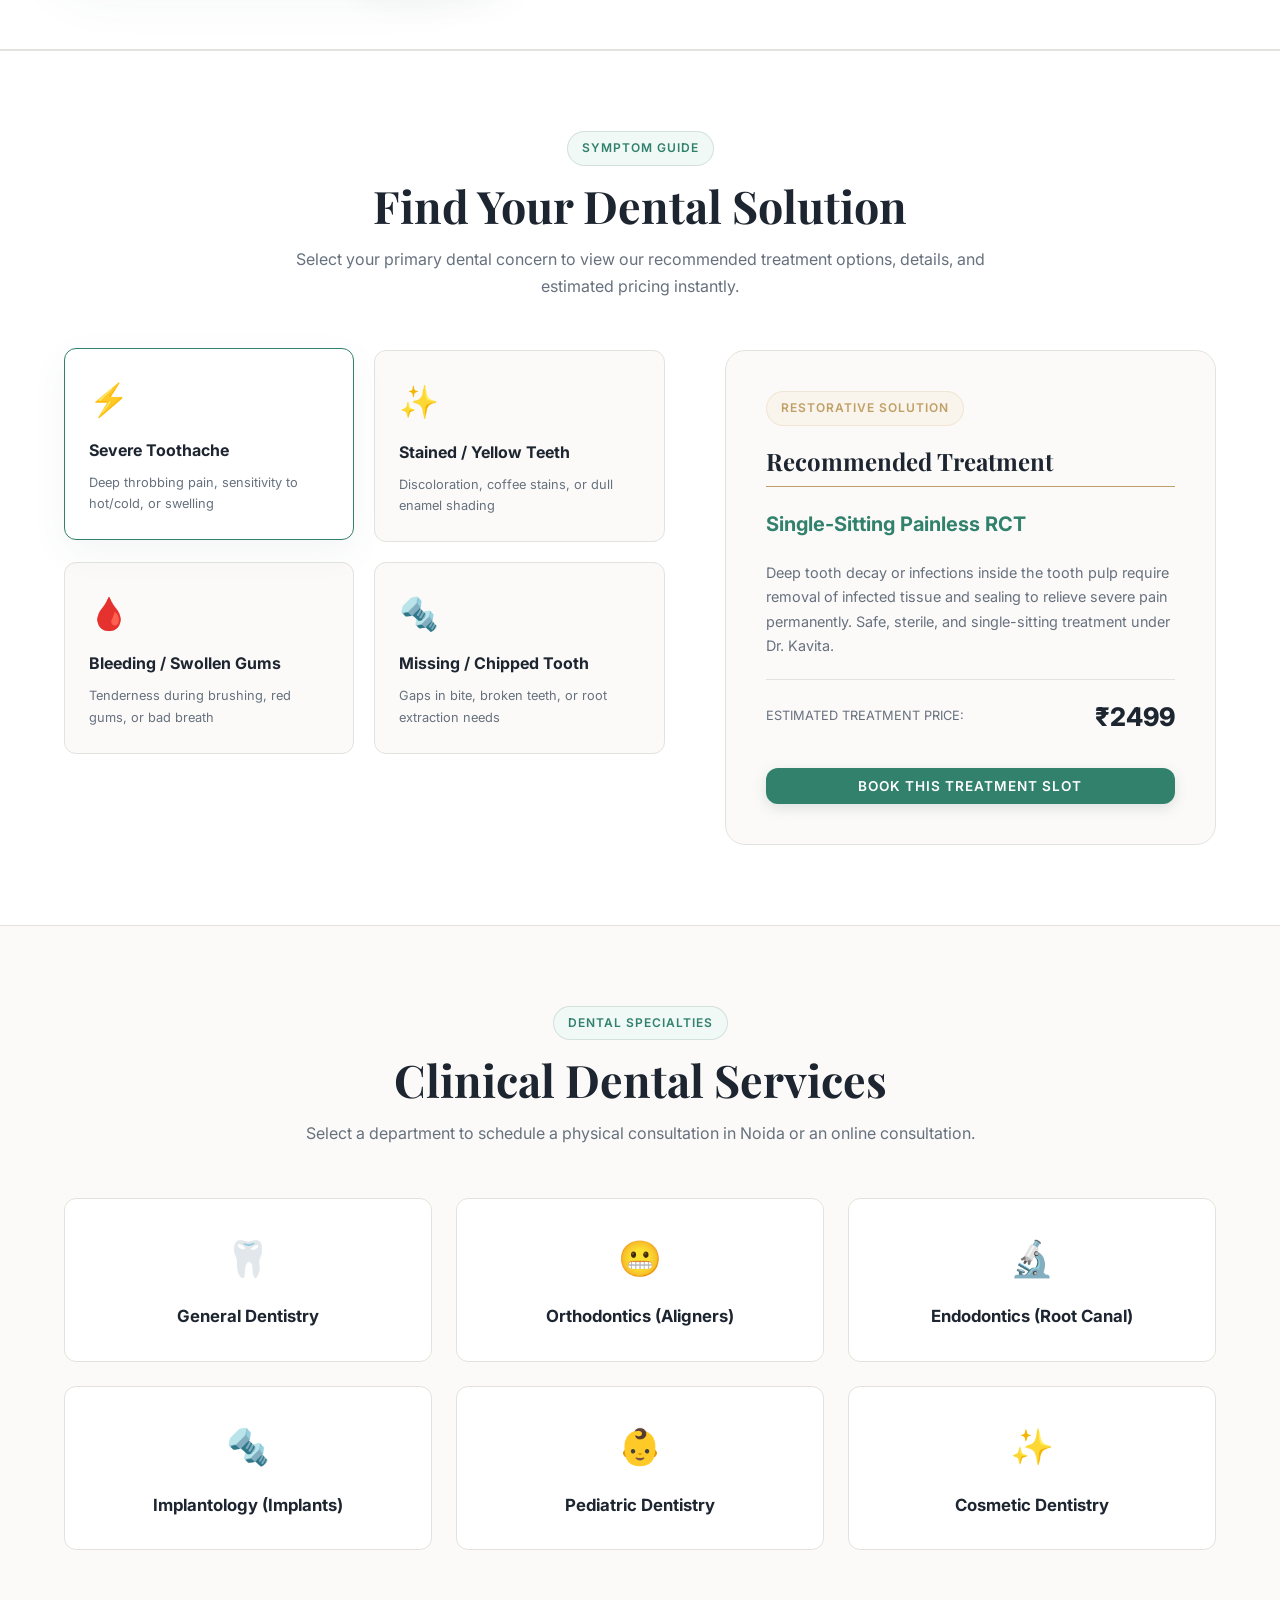
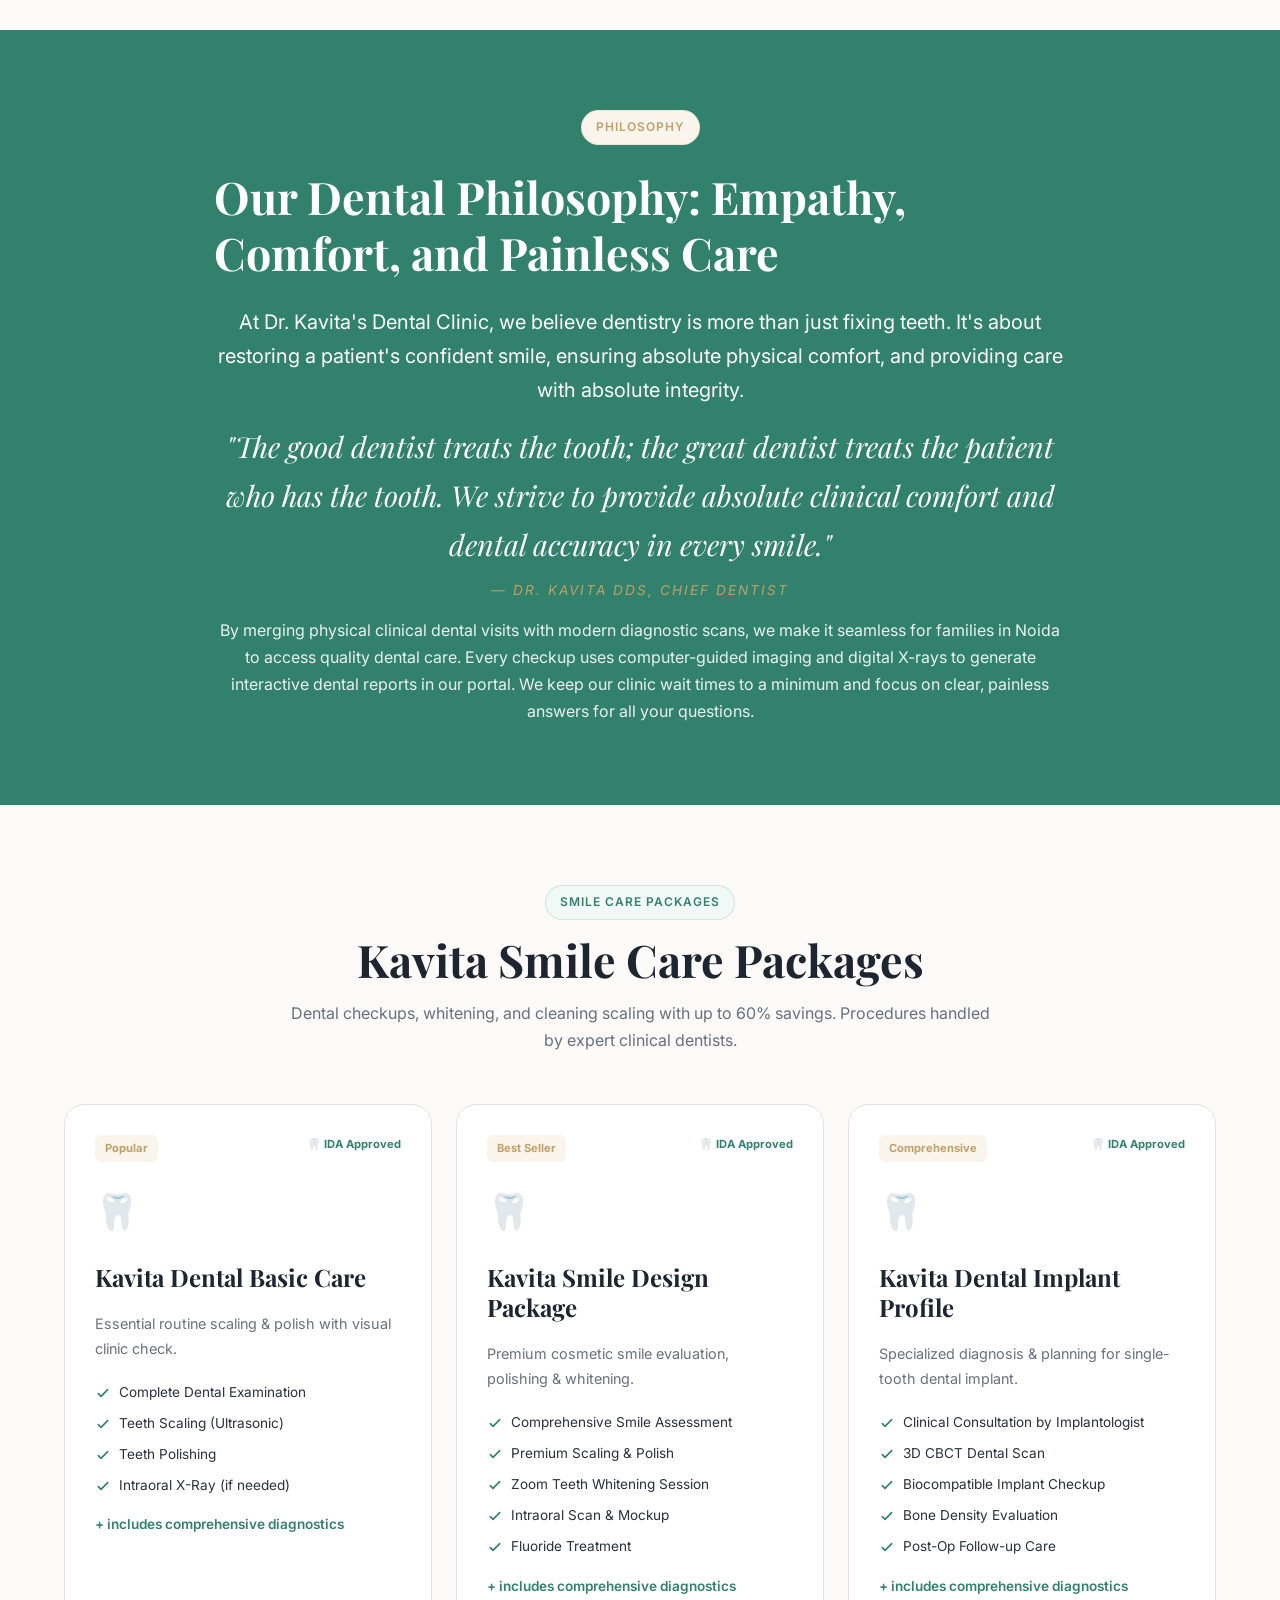
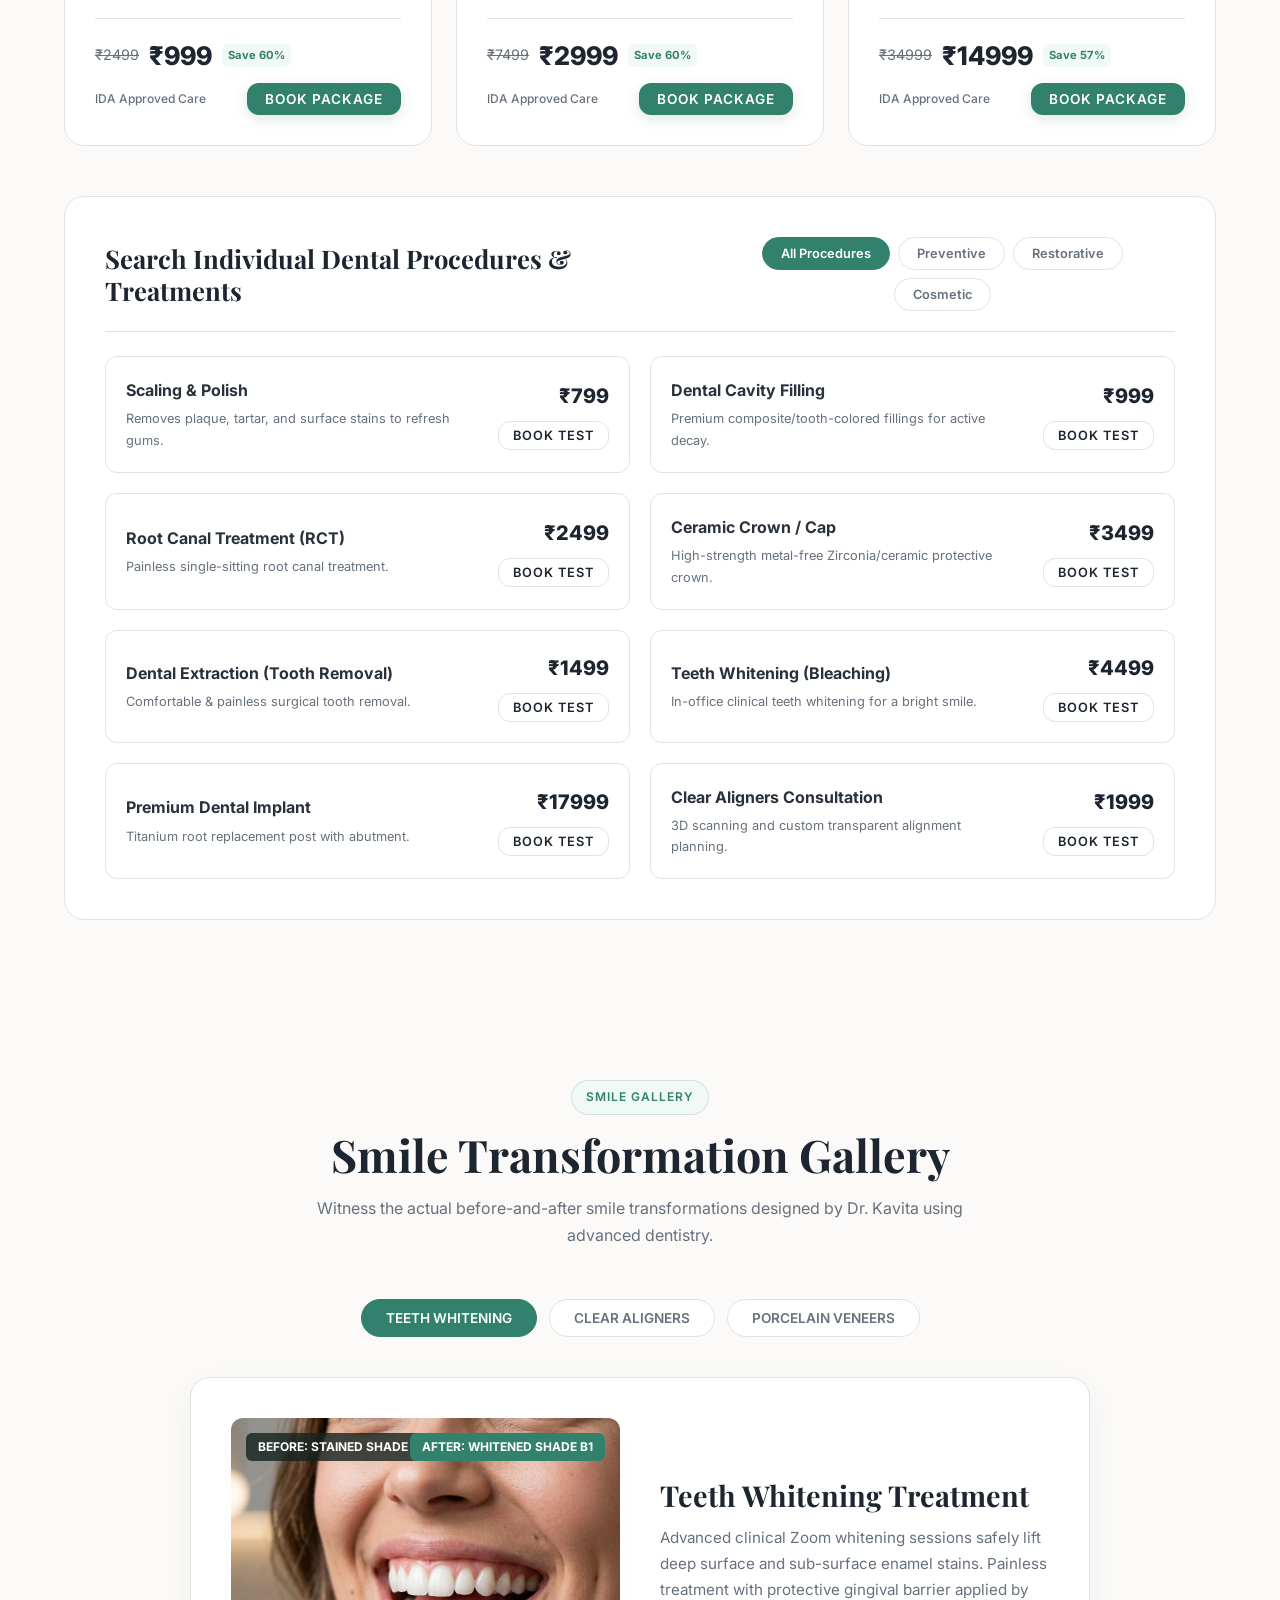
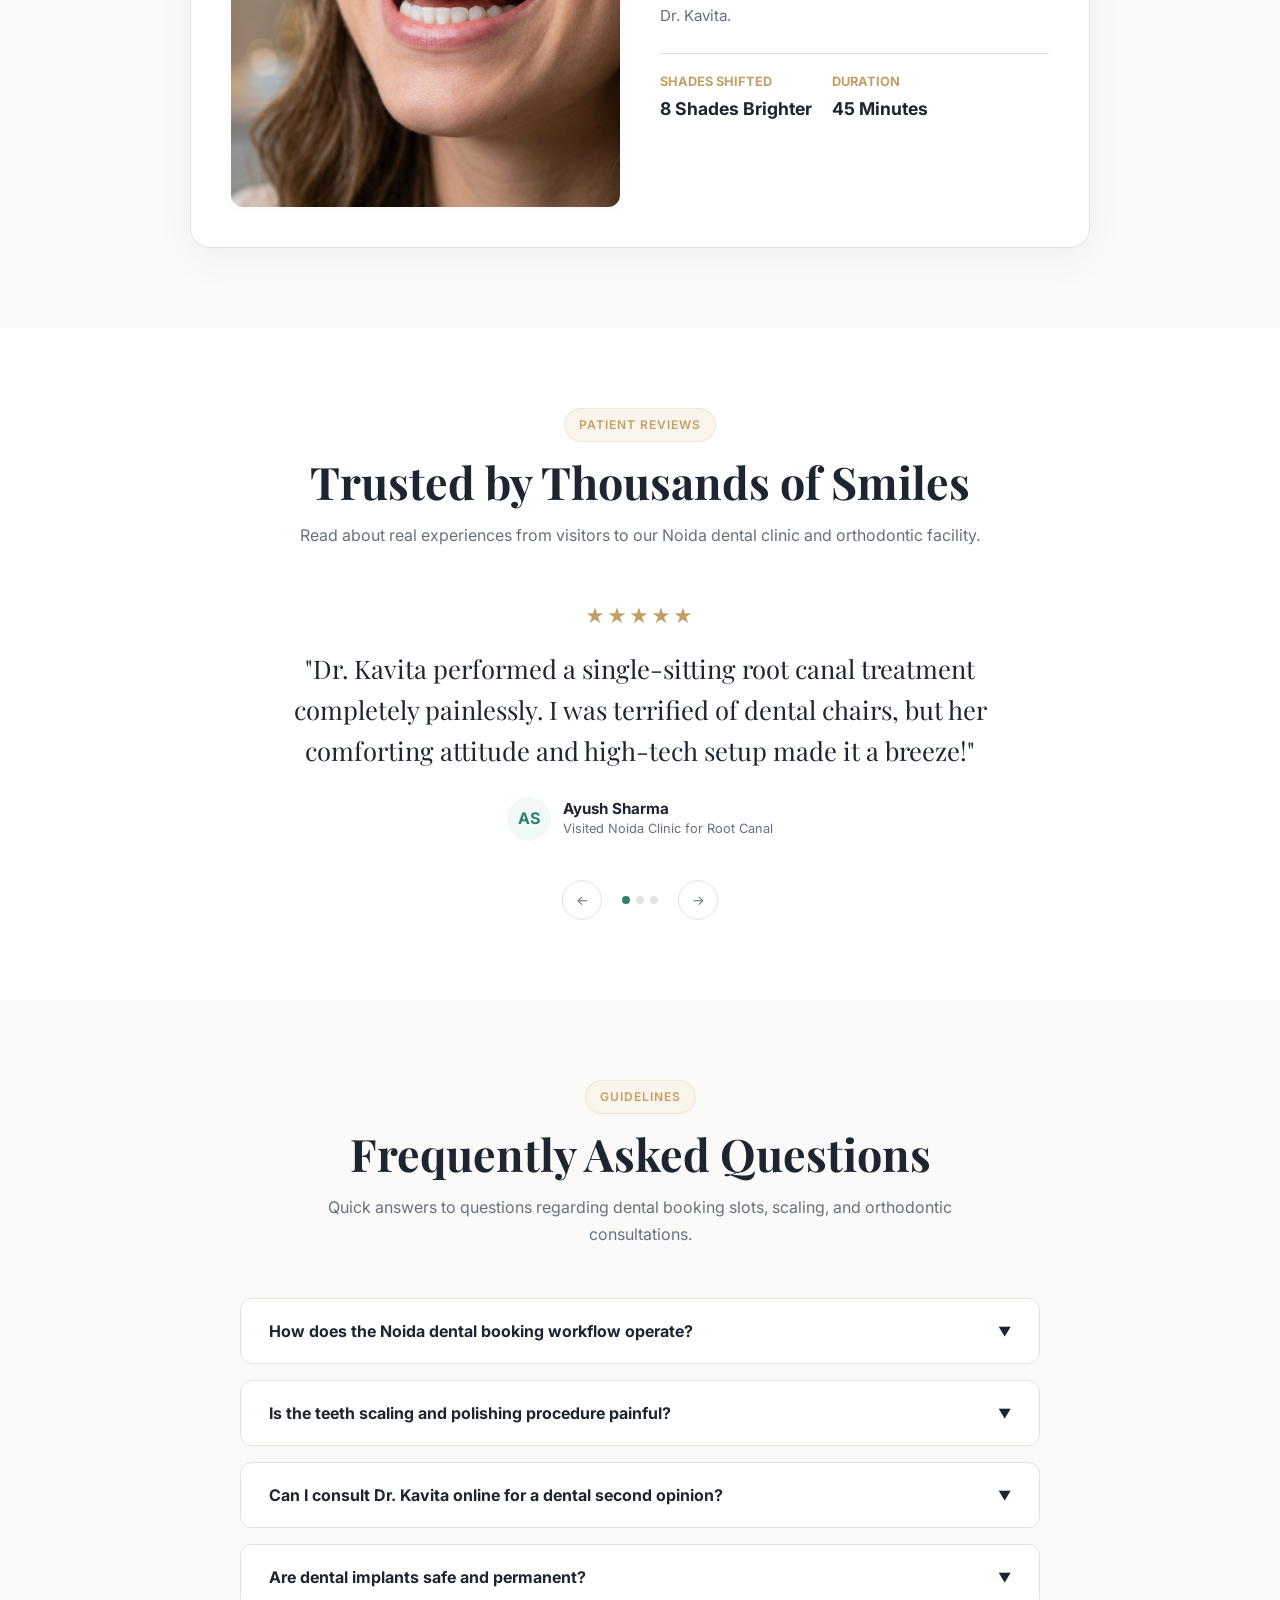
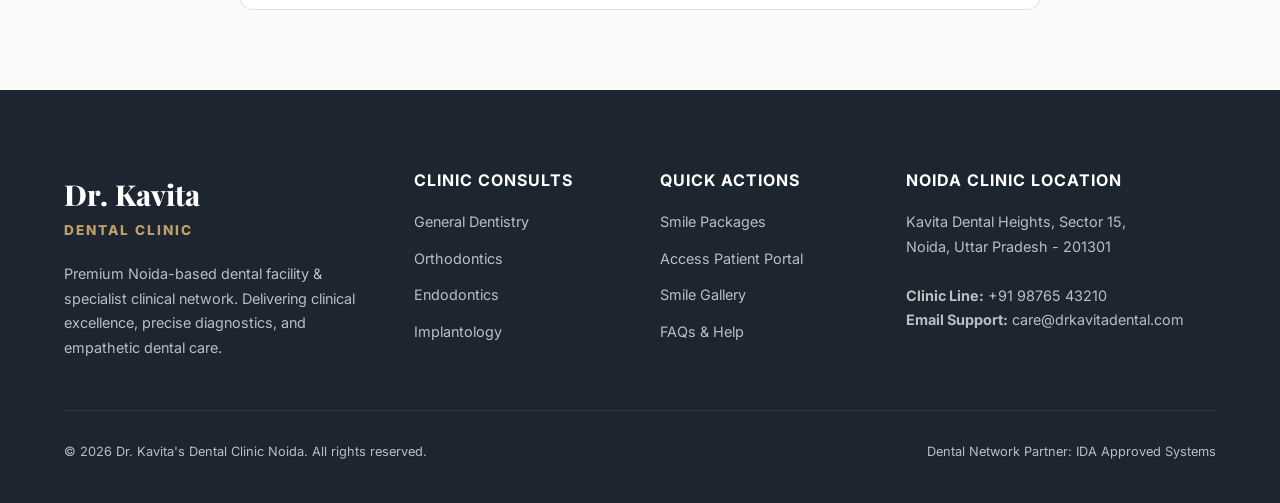
<file: dentist/index.html>
<!DOCTYPE html>
<html lang="en">
<head>
  <meta charset="UTF-8">
  <meta name="viewport" content="width=device-width, initial-scale=1.0">
  <title>Dr. Kavita's Dental | Premium Dental Care & Smile Design Noida</title>
  <meta name="description" content="Book physical clinic visits or secure video consultations with Dr. Kavita's Dental Clinic. Premium dental implants, painless root canals, teeth whitening, and scaling in Noida.">
  <link rel="stylesheet" href="index.css">
</head>
<body>

  <!-- Announcement Bar -->
  <div class="announcement-bar" id="announcement-bar">
    <div class="container ab-container">
      <div class="ab-marquee">
        <span class="ab-text">✨ Free Dental Consultation with Smile Design Packages &nbsp;&bull;&nbsp; 🏥 Advanced Care at Noida Sector 15 Clinic &nbsp;&bull;&nbsp; 📹 Safe & Painless Dental Procedures | Book Online</span>
      </div>
      <button class="ab-close-btn" id="ab-close" aria-label="Close Announcement">&times;</button>
    </div>
  </div>

  <!-- Sticky Glassmorphic Header -->
  <header class="header" id="header">
    <div class="container header-container">
      <a href="#" class="logo-wrapper">
        <div class="logo-text">Dr. Kavita <span>Dental Clinic</span></div>
      </a>
      
      <nav>
        <ul class="nav-menu">
          <li><a href="#" class="nav-link active">Home</a></li>
          <li><a href="#founder" class="nav-link">About Dr. Kavita</a></li>
          <li><a href="#concerns" class="nav-link">Symptom Guide</a></li>
          <li><a href="#packages" class="nav-link">Smile Packages</a></li>
          <li><a href="#gallery" class="nav-link">Transformations</a></li>
          <li class="mobile-only-action"><a href="#" id="portal-trigger-mobile" class="nav-link">Patient Portal</a></li>
          <li class="mobile-only-action"><a href="#" id="consult-trigger-mobile" class="nav-link">Book Dental Visit</a></li>
        </ul>
      </nav>

      <div class="nav-actions">
        <!-- Patient Portal button -->
        <button class="btn btn-secondary" id="portal-trigger">
          <svg width="18" height="18" fill="none" stroke="currentColor" stroke-width="2" viewBox="0 0 24 24">
            <path stroke-linecap="round" stroke-linejoin="round" d="M16 7a4 4 0 11-8 0 4 4 0 018 0zM12 14a7 7 0 00-7 7h14a7 7 0 00-7-7z"/>
          </svg>
          Portal
        </button>

        <!-- Book Consult button -->
        <button class="btn btn-primary" id="consult-trigger-nav">Book Dental Visit</button>

        <!-- Mobile Nav Toggle -->
        <button class="mobile-nav-toggle" id="mobile-toggle" aria-label="Menu">
          <svg width="24" height="24" fill="none" stroke="currentColor" stroke-width="2" viewBox="0 0 24 24">
            <path stroke-linecap="round" stroke-linejoin="round" d="M4 6h16M4 12h16M4 18h16"/>
          </svg>
        </button>
      </div>
    </div>
  </header>

  <!-- Hero Slider Section -->
  <section class="hero-section hero-slider-section" id="hero">
    <div class="hero-slides-container" id="hero-slides-container">
      
      <!-- Slide 1: Smile Makeovers -->
      <div class="hero-slide active" data-slide="0" style="background-image: url('assets/kavita_hero.png');">
        <div class="hero-slide-overlay"></div>
        <div class="container hero-overlay-container">
          <div class="hero-overlay-card">
            <div class="badge badge-accent hero-tag">
              <svg width="12" height="12" fill="currentColor" viewBox="0 0 24 24"><path d="M12 2C6.48 2 2 6.48 2 12s4.48 10 10 10 10-4.48 10-10S17.52 2 12 2zm1 15h-2v-6h2v6zm0-8h-2V7h2v2z"/></svg>
              Smile Makeovers & Whitening
            </div>
            <h1 class="hero-title">Get a Brighter, <span>Confident Smile</span></h1>
            <p class="hero-desc">Schedule professional teeth scaling, polishing, and advanced whitening treatments. Reclaim your dental confidence with custom cosmetic procedures and expert design in Noida.</p>
            
            <div class="hero-cta-group">
              <a href="#packages" class="btn btn-primary btn-large">Browse Smile Packages</a>
              <a href="#concerns" class="btn btn-secondary btn-large">Symptom Guide</a>
            </div>

            <div class="quick-tags">
              <span>Popular Treatments:</span>
              <button class="tag-btn" data-search="Teeth Whitening">Whitening</button>
              <button class="tag-btn" data-search="Scaling & Polish">Scaling & Polish</button>
              <button class="tag-btn" data-search="Clear Aligners">Aligners</button>
            </div>
          </div>
        </div>
      </div>

      <!-- Slide 2: Painless Root Canal Treatments -->
      <div class="hero-slide" data-slide="1" style="background-image: url('assets/dentist_treatment.png');">
        <div class="hero-slide-overlay"></div>
        <div class="container hero-overlay-container">
          <div class="hero-overlay-card">
            <div class="badge badge-accent hero-tag">
              <svg width="12" height="12" fill="currentColor" viewBox="0 0 24 24"><path d="M19 3H5c-1.1 0-2 .9-2 2v14c0 1.1.9 2 2 2h14c1.1 0 2-.9 2-2V5c0-1.1-.9-2-2-2zm-2 10h-4v4h-2v-4H7v-2h4V7h2v4h4v2z"/></svg>
              Advanced Root Canal Care
            </div>
            <h1 class="hero-title">Painless Dental <span>Root Canal Therapy</span></h1>
            <p class="hero-desc">Consult in-person with Dr. Kavita and our endodontic specialists for single-sitting root canals, high-grade ceramic crowns, and premium dental implants. Done using computer-guided technology.</p>
            
            <div class="hero-cta-group">
              <button class="btn btn-primary btn-large hero-book-clinic-trigger">Book Dental Slot</button>
              <a href="#specialties" class="btn btn-secondary btn-large">View specialties</a>
            </div>

            <div class="quick-tags">
              <span>Specialties:</span>
              <button class="tag-btn" data-search="Root Canal Treatment">Root Canal</button>
              <button class="tag-btn" data-search="Premium Dental Implant">Dental Implant</button>
              <button class="tag-btn" data-search="Clear Aligners">Orthodontics</button>
            </div>
          </div>
        </div>
      </div>

      <!-- Slide 3: Virtual Consultations -->
      <div class="hero-slide" data-slide="2" style="background-image: url('assets/smile_transformation.png');">
        <div class="hero-slide-overlay"></div>
        <div class="container hero-overlay-container">
          <div class="hero-overlay-card">
            <div class="badge badge-accent hero-tag">
              <svg width="12" height="12" fill="currentColor" viewBox="0 0 24 24"><path d="M21 6H3c-1.1 0-2 .9-2 2v8c0 1.1.9 2 2 2h18c1.1 0 2-.9 2-2V8c0-1.1-.9-2-2-2zm-10 7H8v3H6v-3H3v-2h3V8h2v3h3v2zm9 3h-6v-2h6v2zm0-4h-6v-2h6v2z"/></svg>
              Telehealth Dental Care
            </div>
            <h1 class="hero-title">Consult Dr. Kavita <span>Securely from Home</span></h1>
            <p class="hero-desc">Access virtual dental consultations for emergencies, second opinions, treatment plans, or aligner follow-ups. Get digital prescriptions and dental review scans review instantly.</p>
            
            <div class="hero-cta-group">
              <button class="btn btn-primary btn-large hero-book-video-trigger">Book Video Consult</button>
              <button class="btn btn-secondary btn-large" id="hero-portal-trigger">Access Patient Portal</button>
            </div>

            <div class="quick-tags">
              <span>Portal Features:</span>
              <button class="tag-btn" data-search="Scaling & Polish">X-Ray Reports</button>
              <button class="tag-btn" data-search="Teeth Whitening">Prescriptions</button>
            </div>
          </div>
        </div>
      </div>

    </div>
    
    <!-- Hero Slider Dots -->
    <div class="hero-dots-container" id="hero-dots"></div>
  </section>

  <!-- Quick Actions Grid -->
  <section class="quick-services-section">
    <div class="container services-option-grid">
      <!-- Card 1 -->
      <div class="service-card" id="card-consult">
        <div class="sc-icon sc-cyan">
          <svg width="24" height="24" fill="none" stroke="currentColor" stroke-width="2" viewBox="0 0 24 24">
            <path stroke-linecap="round" stroke-linejoin="round" d="M8 7V3m8 4V3m-9 8h10M5 21h14a2 2 0 002-2V7a2 2 0 00-2-2H5a2 2 0 00-2 2v12a2 2 0 002 2z"/>
          </svg>
        </div>
        <h3 class="sc-title">Book Appointment</h3>
        <p class="sc-desc">Schedule a physical visit at our Noida clinical facility. Secure your slot and skip the registration queue.</p>
        <button class="sc-action">Schedule Slot &rarr;</button>
      </div>

      <!-- Card 2 -->
      <div class="service-card" id="card-diagnostics">
        <div class="sc-icon sc-blue">
          <svg width="24" height="24" fill="none" stroke="currentColor" stroke-width="2" viewBox="0 0 24 24">
            <path stroke-linecap="round" stroke-linejoin="round" d="M19.428 15.428a2 2 0 00-1.022-.547l-2.387-.477a6 6 0 00-3.86.517l-.318.158a6 6 0 01-3.86.517L6.05 15.21a2 2 0 00-1.806.547M8 4h8l-1 1v5.172a2 2 0 00.586 1.414l5 5c1.26 1.26.367 3.414-1.415 3.414H4.828c-1.782 0-2.674-2.154-1.414-3.414l5-5A2 2 0 009 9.172V5L8 4z"/>
          </svg>
        </div>
        <h3 class="sc-title">Smile Wellness Packages</h3>
        <p class="sc-desc">Select dental health packages or teeth cleaning scaling. Advanced checkup collections analyzed by certified surgeons.</p>
        <button class="sc-action">Book Dental Package &rarr;</button>
      </div>

      <!-- Card 3 -->
      <div class="service-card" id="card-prescription">
        <div class="sc-icon sc-orange">
          <svg width="24" height="24" fill="none" stroke="currentColor" stroke-width="2" viewBox="0 0 24 24">
            <path stroke-linecap="round" stroke-linejoin="round" d="M9 12h6m-6 4h6m2 5H7a2 2 0 01-2-2V5a2 2 0 012-2h5.586a1 1 0 01.707.293l5.414 5.414a1 1 0 01.293.707V19a2 2 0 01-2 2z"/>
          </svg>
        </div>
        <h3 class="sc-title">Upload X-Ray / Scan</h3>
        <p class="sc-desc">Upload dental clinical orders or mouth scans from external dental clinics. We map and add prescribed procedures instantly.</p>
        <button class="sc-action">Upload Now &rarr;</button>
      </div>
    </div>
  </section>

  <!-- Meet the Founder Section (NEW) -->
  <section class="founder-section" id="founder">
    <div class="container founder-grid">
      <div class="founder-image-wrapper">
        <img src="assets/dr_kavita_portrait.png" alt="Dr. Kavita" class="founder-img">
        <div class="founder-experience-badge">12+ Yrs Exp</div>
      </div>
      <div class="founder-content">
        <div class="badge badge-accent">Chief Dental Surgeon</div>
        <h2 class="founder-title">Meet Dr. Kavita</h2>
        <p class="founder-desc">Dr. Kavita is a highly accomplished dental surgeon and cosmetic specialist. She believes that a great dental visit is built on empathy, precision, and absolute physical comfort. Over her distinguished 12-year career in Noida, she has focused on restoring healthy smiles using cutting-edge computer-guided diagnostics.</p>
        <p class="founder-desc">Her clinic philosophy is to offer personalized smile makeovers, painless endodontic treatments, and stress-free root canals for kids and adults alike.</p>
        <div class="founder-credentials">
          <div class="fc-item">
            <span class="fc-icon">🎓</span>
            <div class="fc-text">
              <h4>BDS, MDS (Cosmetology)</h4>
              <p>Specialist in Aesthetic Dentistry</p>
            </div>
          </div>
          <div class="fc-item">
            <span class="fc-icon">🏆</span>
            <div class="fc-text">
              <h4>Smile Design Expert</h4>
              <p>Over 5,000+ happy smiles designed</p>
            </div>
          </div>
        </div>
      </div>
    </div>
  </section>

  <!-- Interactive Dental Concerns Finder Section (NEW) -->
  <section class="concerns-section" id="concerns">
    <div class="container">
      <div class="section-head">
        <span class="badge badge-primary">Symptom Guide</span>
        <h2 class="section-title">Find Your Dental Solution</h2>
        <p class="section-desc">Select your primary dental concern to view our recommended treatment options, details, and estimated pricing instantly.</p>
      </div>
      <div class="concerns-grid">
        <div class="concerns-cards-panel">
          <div class="concern-card active" data-concern="toothache">
            <span class="concern-card-icon">⚡</span>
            <h4 class="concern-card-title">Severe Toothache</h4>
            <p class="concern-card-desc">Deep throbbing pain, sensitivity to hot/cold, or swelling</p>
          </div>
          <div class="concern-card" data-concern="yellow">
            <span class="concern-card-icon">✨</span>
            <h4 class="concern-card-title">Stained / Yellow Teeth</h4>
            <p class="concern-card-desc">Discoloration, coffee stains, or dull enamel shading</p>
          </div>
          <div class="concern-card" data-concern="bleeding">
            <span class="concern-card-icon">🩸</span>
            <h4 class="concern-card-title">Bleeding / Swollen Gums</h4>
            <p class="concern-card-desc">Tenderness during brushing, red gums, or bad breath</p>
          </div>
          <div class="concern-card" data-concern="missing">
            <span class="concern-card-icon">🔩</span>
            <h4 class="concern-card-title">Missing / Chipped Tooth</h4>
            <p class="concern-card-desc">Gaps in bite, broken teeth, or root extraction needs</p>
          </div>
        </div>
        
        <div class="concern-recommendation-panel" id="concern-recommendation">
          <!-- Dynamically populated by index.js -->
        </div>
      </div>
    </div>
  </section>

  <!-- Specialties Section -->
  <section class="specialties-section" id="specialties">
    <div class="container">
      <div class="section-head">
        <span class="badge badge-primary">Dental Specialties</span>
        <h2 class="section-title">Clinical Dental Services</h2>
        <p class="section-desc">Select a department to schedule a physical consultation in Noida or an online consultation.</p>
      </div>

      <div class="specialty-grid" id="specialty-grid">
        <div class="specialty-item" data-specialty="General Dentistry">
          <div class="spec-icon">🦷</div>
          <span class="spec-name">General Dentistry</span>
        </div>
        <div class="specialty-item" data-specialty="Orthodontics">
          <div class="spec-icon">😬</div>
          <span class="spec-name">Orthodontics (Aligners)</span>
        </div>
        <div class="specialty-item" data-specialty="Endodontics">
          <div class="spec-icon">🔬</div>
          <span class="spec-name">Endodontics (Root Canal)</span>
        </div>
        <div class="specialty-item" data-specialty="Implantology">
          <div class="spec-icon">🔩</div>
          <span class="spec-name">Implantology (Implants)</span>
        </div>
        <div class="specialty-item" data-specialty="Pediatric Dentistry">
          <div class="spec-icon">👶</div>
          <span class="spec-name">Pediatric Dentistry</span>
        </div>
        <div class="specialty-item" data-specialty="Cosmetic Dentistry">
          <div class="spec-icon">✨</div>
          <span class="spec-name">Cosmetic Dentistry</span>
        </div>
      </div>
    </div>
  </section>

  <!-- Rich Text Section (Dental Philosophy) -->
  <section class="philosophy-section" id="philosophy">
    <div class="container philosophy-container">
      <div class="badge badge-accent philosophy-badge">Philosophy</div>
      <h2 class="philosophy-title">Our Dental Philosophy: Empathy, Comfort, and Painless Care</h2>
      <div class="philosophy-content">
        <p class="philosophy-lead">At Dr. Kavita's Dental Clinic, we believe dentistry is more than just fixing teeth. It's about restoring a patient's confident smile, ensuring absolute physical comfort, and providing care with absolute integrity.</p>
        
        <blockquote class="philosophy-quote">
          "The good dentist treats the tooth; the great dentist treats the patient who has the tooth. We strive to provide absolute clinical comfort and dental accuracy in every smile."
          <cite>&mdash; Dr. Kavita DDS, Chief Dentist</cite>
        </blockquote>

        <p class="philosophy-body">By merging physical clinical dental visits with modern diagnostic scans, we make it seamless for families in Noida to access quality dental care. Every checkup uses computer-guided imaging and digital X-rays to generate interactive dental reports in our portal. We keep our clinic wait times to a minimum and focus on clear, painless answers for all your questions.</p>
      </div>
    </div>
  </section>

  <!-- Wellness Dental Packages Section -->
  <section class="diagnostics-section" id="packages">
    <div class="container">
      <div class="section-head">
        <span class="badge badge-primary">Smile Care Packages</span>
        <h2 class="section-title">Kavita Smile Care Packages</h2>
        <p class="section-desc">Dental checkups, whitening, and cleaning scaling with up to 60% savings. Procedures handled by expert clinical dentists.</p>
      </div>

      <div class="packages-grid" id="packages-grid">
        <!-- Renders Dynamically via index.js -->
      </div>

      <!-- Individual Dental Procedures -->
      <div class="individual-tests-box" id="individual-tests">
        <div class="it-header">
          <h3>Search Individual Dental Procedures & Treatments</h3>
          <div class="it-tabs">
            <button class="it-tab-btn active" data-category="all">All Procedures</button>
            <button class="it-tab-btn" data-category="preventive">Preventive</button>
            <button class="it-tab-btn" data-category="restorative">Restorative</button>
            <button class="it-tab-btn" data-category="cosmetic">Cosmetic</button>
          </div>
        </div>

        <div class="tests-container-grid" id="tests-grid">
          <!-- Renders Dynamically via index.js -->
        </div>
      </div>
    </div>
  </section>

  <!-- Smile Gallery Section (NEW) -->
  <section class="gallery-section" id="gallery">
    <div class="container">
      <div class="section-head">
        <span class="badge badge-primary">Smile Gallery</span>
        <h2 class="section-title">Smile Transformation Gallery</h2>
        <p class="section-desc">Witness the actual before-and-after smile transformations designed by Dr. Kavita using advanced dentistry.</p>
      </div>
      
      <div class="gallery-tabs" id="gallery-tabs">
        <button class="gallery-tab-btn active" data-pane="whitening">Teeth Whitening</button>
        <button class="gallery-tab-btn" data-pane="aligners">Clear Aligners</button>
        <button class="gallery-tab-btn" data-pane="veneers">Porcelain Veneers</button>
      </div>

      <div class="gallery-display-wrapper">
        <!-- Pane 1: Whitening -->
        <div class="gallery-transformation-pane active" id="pane-whitening">
          <div class="gt-visuals">
            <img src="assets/smile_transformation.png" alt="Teeth Whitening Before and After" class="gt-img">
            <span class="gt-badge-label before">Before: Stained Shade A3</span>
            <span class="gt-badge-label after">After: Whitened Shade B1</span>
          </div>
          <div class="gt-info">
            <h3>Teeth Whitening Treatment</h3>
            <p>Advanced clinical Zoom whitening sessions safely lift deep surface and sub-surface enamel stains. Painless treatment with protective gingival barrier applied by Dr. Kavita.</p>
            <div class="gt-metrics">
              <div class="gt-metric-item">
                <h4>Shades Shifted</h4>
                <p>8 Shades Brighter</p>
              </div>
              <div class="gt-metric-item">
                <h4>Duration</h4>
                <p>45 Minutes</p>
              </div>
            </div>
          </div>
        </div>

        <!-- Pane 2: Aligners -->
        <div class="gallery-transformation-pane" id="pane-aligners">
          <div class="gt-visuals">
            <img src="assets/smile_transformation.png" alt="Clear Aligners Before and After" class="gt-img" style="filter: hue-rotate(50deg);">
            <span class="gt-badge-label before">Before: Crowded Gaps</span>
            <span class="gt-badge-label after">After: Perfectly Straight</span>
          </div>
          <div class="gt-info">
            <h3>Clear Aligners Alignment</h3>
            <p>Removable, custom 3D printed transparent trays slowly shift crooked teeth into optimal positions. Virtual simulator checks mapping progress monthly.</p>
            <div class="gt-metrics">
              <div class="gt-metric-item">
                <h4>Total Time</h4>
                <p>6 - 8 Months</p>
              </div>
              <div class="gt-metric-item">
                <h4>Trays Used</h4>
                <p>18 Clear Steps</p>
              </div>
            </div>
          </div>
        </div>

        <!-- Pane 3: Veneers -->
        <div class="gallery-transformation-pane" id="pane-veneers">
          <div class="gt-visuals">
            <img src="assets/smile_transformation.png" alt="Porcelain Veneers Before and After" class="gt-img" style="filter: hue-rotate(120deg);">
            <span class="gt-badge-label before">Before: Chipped Front teeth</span>
            <span class="gt-badge-label after">After: Flawless Symmetry</span>
          </div>
          <div class="gt-info">
            <h3>Custom Porcelain Veneers</h3>
            <p>High-end Emax hand-layered ceramic veneers mask structural chips, fractures, and gaps. Bonded securely to the enamel for a lifetime of natural brilliance.</p>
            <div class="gt-metrics">
              <div class="gt-metric-item">
                <h4>Restorations</h4>
                <p>Premium IPS E.max</p>
              </div>
              <div class="gt-metric-item">
                <h4>Visits Required</h4>
                <p>2 Visits Total</p>
              </div>
            </div>
          </div>
        </div>
      </div>
    </div>
  </section>

  <!-- Testimonials Slider Section -->
  <section class="testimonials-section" id="testimonials">
    <div class="container">
      <div class="section-head">
        <span class="badge badge-accent">Patient Reviews</span>
        <h2 class="section-title">Trusted by Thousands of Smiles</h2>
        <p class="section-desc">Read about real experiences from visitors to our Noida dental clinic and orthodontic facility.</p>
      </div>

      <div class="testimonials-slider-container">
        <div class="testimonials-slider" id="testimonials-slider">
          <!-- Renders Dynamically via index.js -->
        </div>
        
        <div class="slider-controls">
          <button class="slider-arrow prev" id="slider-prev" aria-label="Previous review">&larr;</button>
          <div class="slider-dots" id="slider-dots"></div>
          <button class="slider-arrow next" id="slider-next" aria-label="Next review">&rarr;</button>
        </div>
      </div>
    </div>
  </section>

  <!-- FAQ Section -->
  <section class="faq-section" id="faq">
    <div class="container">
      <div class="section-head">
        <span class="badge badge-accent">Guidelines</span>
        <h2 class="section-title">Frequently Asked Questions</h2>
        <p class="section-desc">Quick answers to questions regarding dental booking slots, scaling, and orthodontic consultations.</p>
      </div>

      <div class="faq-list">
        <div class="faq-item">
          <button class="faq-question">
            <span>How does the Noida dental booking workflow operate?</span>
            <span class="faq-icon">▼</span>
          </button>
          <div class="faq-answer">
            After selecting your preferred dental specialty or procedure slot, confirm your appointment by providing patient details. You will receive a clinic token and digital receipt via SMS/email. Simply present this token at the registration desk upon your arrival to proceed directly to your consult.
          </div>
        </div>
        <div class="faq-item">
          <button class="faq-question">
            <span>Is the teeth scaling and polishing procedure painful?</span>
            <span class="faq-icon">▼</span>
          </button>
          <div class="faq-answer">
            Absolutely not. Dental scaling and polishing is a routine preventive procedure to remove plaque and tartar build-up. We use advanced ultrasonic scalers which are gentle, painless, and completely safe for your gums and enamel.
          </div>
        </div>
        <div class="faq-item">
          <button class="faq-question">
            <span>Can I consult Dr. Kavita online for a dental second opinion?</span>
            <span class="faq-icon">▼</span>
          </button>
          <div class="faq-answer">
            Yes, during the booking step, you can toggle "Video Consultation". A secure, private telemedicine call link will be generated. You can discuss symptoms, toothaches, share photos/scans, and get clinical emergency prescription guidelines.
          </div>
        </div>
        <div class="faq-item">
          <button class="faq-question">
            <span>Are dental implants safe and permanent?</span>
            <span class="faq-icon">▼</span>
          </button>
          <div class="faq-answer">
            Yes, dental implants are the gold standard for replacing missing teeth. They are made of biocompatible titanium posts that fuse with the jawbone. Handled by our expert implantologists, they function, feel, and look exactly like natural permanent teeth.
          </div>
        </div>
      </div>
    </div>
  </section>

  <!-- Footer -->
  <footer class="footer">
    <div class="container">
      <div class="footer-top">
        <div class="footer-col">
          <div class="footer-logo">Dr. Kavita <span>Dental Clinic</span></div>
          <p class="footer-desc">Premium Noida-based dental facility & specialist clinical network. Delivering clinical excellence, precise diagnostics, and empathetic dental care.</p>
        </div>
        <div class="footer-col">
          <h4>Clinic Consults</h4>
          <ul class="footer-links">
            <li><a href="#specialties" class="btn-consult-trigger">General Dentistry</a></li>
            <li><a href="#specialties" class="btn-consult-trigger">Orthodontics</a></li>
            <li><a href="#specialties" class="btn-consult-trigger">Endodontics</a></li>
            <li><a href="#specialties" class="btn-consult-trigger">Implantology</a></li>
          </ul>
        </div>
        <div class="footer-col">
          <h4>Quick Actions</h4>
          <ul class="footer-links">
            <li><a href="#packages">Smile Packages</a></li>
            <li><a href="#" id="footer-portal-btn">Access Patient Portal</a></li>
            <li><a href="#gallery">Smile Gallery</a></li>
            <li><a href="#faq">FAQs & Help</a></li>
          </ul>
        </div>
        <div class="footer-col">
          <h4>Noida Clinic Location</h4>
          <p class="footer-desc">
            Kavita Dental Heights, Sector 15,<br>
            Noida, Uttar Pradesh - 201301<br><br>
            <strong>Clinic Line:</strong> +91 98765 43210<br>
            <strong>Email Support:</strong> care@drkavitadental.com
          </p>
        </div>
      </div>
      
      <div class="footer-bottom">
        <p>&copy; 2026 Dr. Kavita's Dental Clinic Noida. All rights reserved.</p>
        <p>Dental Network Partner: IDA Approved Systems</p>
      </div>
    </div>
  </footer>

  <!-- MODAL: Doctor Dental Booking Stepper -->
  <div class="modal-overlay" id="consult-modal">
    <div class="modal-content-box">
      <div class="modal-header">
        <h3>Book Dental Visit</h3>
        <button class="modal-close-btn" id="consult-close">&times;</button>
      </div>
      
      <div class="modal-body">
        <div class="stepper-header">
          <div class="step-node active" data-step="1">1</div>
          <div class="step-node" data-step="2">2</div>
          <div class="step-node" data-step="3">3</div>
          <div class="step-node" data-step="4">4</div>
        </div>

        <form id="consult-form">
          <!-- Step 1: Visit Type & Specialty -->
          <div class="step-pane active" data-step="1">
            <h4 style="margin-bottom: 15px; text-align: center;">Select Appointment Type</h4>
            <div class="option-select-grid">
              <div class="select-card active" data-value="clinic" data-group="visit-type">
                <span>🏥</span>
                <h4>Noida Clinic Visit</h4>
                <p>Consult Dr. Kavita in-person</p>
              </div>
              <div class="select-card" data-value="video" data-group="visit-type">
                <span>📹</span>
                <h4>Video Consultation</h4>
                <p>Consult securely from home</p>
              </div>
              <div class="select-card" data-value="diagnostics" data-group="visit-type">
                <span>🦷</span>
                <h4>Dental Procedure</h4>
                <p>Implant, RCT, scaling, etc.</p>
              </div>
            </div>

            <div class="form-field" id="specialty-field">
              <label for="consult-specialty">Dental Department / Specialty</label>
              <select class="form-input" id="consult-specialty">
                <option value="General Dentistry">General Dentistry (Dr. Kavita)</option>
                <option value="Orthodontics">Orthodontics (Braces & Aligners)</option>
                <option value="Endodontics">Endodontics (Root Canal Treatment)</option>
                <option value="Implantology">Implantology (Dental Implant)</option>
                <option value="Pediatric Dentistry">Pediatric Dentistry (Kids Care)</option>
                <option value="Cosmetic Dentistry">Cosmetic Dentistry (Whitening)</option>
              </select>
            </div>

            <div class="form-field" id="diagnostics-field" style="display: none;">
              <label for="consult-test">Selected Dental Procedure</label>
              <input type="text" class="form-input" id="consult-test" readonly style="background-color: var(--secondary-bg); font-weight: 600; color: var(--primary);">
            </div>
            <button type="button" class="btn btn-primary next-step-btn" style="float: right;">Next Step</button>
          </div>

          <!-- Step 2: Date & Slot -->
          <div class="step-pane" data-step="2">
            <h4 style="margin-bottom: 15px; text-align: center;">Select Date & Dental Slot</h4>
            <div class="form-field">
              <label for="consult-date">Appointment Date</label>
              <input type="date" class="form-input" id="consult-date" required>
            </div>
            <div class="form-field">
              <label for="consult-slot">Preferred Slot</label>
              <select class="form-input" id="consult-slot">
                <option value="09:00 AM - 10:00 AM">09:00 AM - 10:00 AM (Morning slots)</option>
                <option value="11:00 AM - 12:00 PM">11:00 AM - 12:00 PM</option>
                <option value="02:00 PM - 03:00 PM">02:00 PM - 03:00 PM (Afternoon slots)</option>
                <option value="04:00 PM - 05:00 PM">04:00 PM - 05:00 PM</option>
                <option value="06:00 PM - 07:00 PM">06:00 PM - 07:00 PM (Evening slots)</option>
              </select>
            </div>
            <div style="display: flex; justify-content: space-between; margin-top: 20px;">
              <button type="button" class="btn btn-secondary prev-step-btn">Back</button>
              <button type="button" class="btn btn-primary next-step-btn">Next Step</button>
            </div>
          </div>

          <!-- Step 3: Patient Information -->
          <div class="step-pane" data-step="3">
            <h4 style="margin-bottom: 15px; text-align: center;">Patient Information</h4>
            <div class="form-field">
              <label for="patient-name">Patient Full Name</label>
              <input type="text" class="form-input" id="patient-name" placeholder="John Doe" required>
            </div>
            <div class="form-group-row">
              <div class="form-field">
                <label for="patient-age">Age</label>
                <input type="number" class="form-input" id="patient-age" placeholder="32" required>
              </div>
              <div class="form-field">
                <label for="patient-gender">Gender</label>
                <select class="form-input" id="patient-gender">
                  <option value="Male">Male</option>
                  <option value="Female">Female</option>
                  <option value="Other">Other</option>
                </select>
              </div>
            </div>
            <div class="form-field">
              <label for="patient-phone">Mobile Number</label>
              <input type="tel" class="form-input" id="patient-phone" placeholder="+91 98765 43210" required>
            </div>
            
            <div style="display: flex; justify-content: space-between; margin-top: 20px;">
              <button type="button" class="btn btn-secondary prev-step-btn">Back</button>
              <button type="button" class="btn btn-primary next-step-btn" id="finish-booking-btn">Confirm Appointment</button>
            </div>
          </div>

          <!-- Step 4: Success confirmation -->
          <div class="step-pane" data-step="4" style="text-align: center;">
            <div style="width: 72px; height: 72px; background-color: var(--primary-bg); color: var(--primary); border-radius: 50%; display: flex; align-items: center; justify-content: center; font-size: 2.5rem; margin: 0 auto 24px auto;">✓</div>
            <h3 style="margin-bottom: 10px; text-align: center;">Appointment Confirmed!</h3>
            <p style="color: var(--text-muted); font-size: 0.95rem; margin-bottom: 24px; text-align: center;">Your dental appointment has been successfully scheduled. A confirmation token and slot details have been sent to your phone via SMS.</p>
            
            <div class="booking-summary-box">
              <div class="summary-row"><span>Dental Booking ID:</span><strong id="confirm-id">DENT-5892</strong></div>
              <div class="summary-row"><span>Treatment:</span><span id="confirm-specialty">General Dentistry</span></div>
              <div class="summary-row"><span>Type:</span><span id="confirm-type">Noida Clinic Visit</span></div>
              <div class="summary-row"><span>Date & Slot:</span><span id="confirm-slot">June 15, 2026 at 11:00 AM</span></div>
              <div class="summary-row"><span id="confirm-fee-label">Consultation Fee:</span><strong id="confirm-fee">₹500</strong></div>
            </div>

            <button type="button" class="btn btn-primary" id="consult-success-close-btn" style="width: 100%;">Close Wizard</button>
          </div>
        </form>
      </div>
    </div>
  </div>

  <!-- MODAL: Patient Portal Dashboard -->
  <div class="modal-overlay" id="portal-modal">
    <div class="modal-content-box portal-modal-content">
      <!-- Sidebar Navigation -->
      <div class="portal-sidebar">
        <div>
          <div class="ps-profile">
            <div class="ps-avatar">AD</div>
            <div class="ps-info">
              <h4>Ayush Dev</h4>
              <span>Patient ID: P-8092</span>
            </div>
          </div>
          
          <ul class="ps-menu">
            <li>
              <button class="ps-menu-btn active" data-target="portal-dashboard">
                <span>📊</span> Dashboard
              </button>
            </li>
            <li>
              <button class="ps-menu-btn" data-target="portal-reports">
                <span>🦷</span> X-Rays & Reports
              </button>
            </li>
            <li>
              <button class="ps-menu-btn" data-target="portal-bookings">
                <span>📅</span> Bookings
              </button>
            </li>
            <li>
              <button class="ps-menu-btn" data-target="portal-prescriptions">
                <span>💊</span> Prescriptions
              </button>
            </li>
          </ul>
        </div>
        
        <button class="btn btn-secondary" id="portal-logout-btn" style="width:100%; border:none; color:rgba(255,255,255,0.75);">
          🚪 Close Portal
        </button>
      </div>

      <!-- Main Portal Views -->
      <div class="portal-display">
        <!-- View 1: Dashboard Overview -->
        <div class="portal-view-pane active" id="portal-dashboard">
          <h2 style="font-size: 1.6rem; margin-bottom: 10px;">Welcome Back, Ayush</h2>
          <p style="color:var(--text-muted); font-size: 0.9rem; margin-bottom: 24px;">Your digital clinic overview and dental history.</p>

          <div style="display: grid; grid-template-columns: 1fr 1fr; gap: 20px; margin-bottom: 24px;">
            <div style="background-color: var(--primary-bg); border-radius: var(--radius-md); padding: 20px; border: 1px solid rgba(45, 90, 75, 0.15);">
              <span style="font-size: 2rem; display: block; margin-bottom: 10px;">🏥</span>
              <h4 style="margin-bottom: 6px;">Need a Dentist?</h4>
              <p style="font-size:0.8rem; color: var(--text-muted); margin-bottom:12px;">Book clinic appointments instantly.</p>
              <button class="btn btn-primary" id="portal-book-consult-btn" style="padding: 6px 14px; font-size: 0.8rem;">Book Visit</button>
            </div>
            <div style="background-color: var(--secondary-bg); border-radius: var(--radius-md); padding: 20px; border: 1px solid var(--border-color);">
              <span style="font-size: 2rem; display: block; margin-bottom: 10px;">🦷</span>
              <h4 style="margin-bottom: 6px;">Smile Packages</h4>
              <p style="font-size:0.8rem; color: var(--text-muted); margin-bottom:12px;">Schedule dental scaling & polish checks.</p>
              <button class="btn btn-secondary" id="portal-view-tests-btn" style="padding: 6px 14px; font-size: 0.8rem;">View Packages</button>
            </div>
          </div>

          <h3 style="font-size: 1.1rem; margin-bottom: 14px; text-align: center;">Dental Cleanliness Index</h3>
          <div style="border: 1px solid var(--border-color); border-radius: var(--radius-md); padding: 20px;">
            <div style="display: flex; justify-content: space-between; align-items: center; margin-bottom: 12px; font-size: 0.85rem;">
              <span>Gum Plaque Index (%)</span>
              <span style="color: var(--primary); font-weight: 700;">Optimal (12% Plaque Index)</span>
            </div>
            <div style="width: 100%; height: 16px; background-color: var(--border-color); border-radius: var(--radius-pill); position: relative;">
              <div style="position: absolute; left: 0; top: 0; width: 30%; height: 100%; background-color: var(--primary); border-radius: var(--radius-pill);"></div>
              <!-- Normal Range Marker -->
              <div style="position: absolute; left: 15%; top:-4px; width:2px; height:24px; background-color: var(--text-muted);"></div>
              <div style="position: absolute; left: 30%; top:-4px; width:2px; height:24px; background-color: var(--text-muted);"></div>
            </div>
            <div style="display: flex; justify-content: space-between; font-size: 0.75rem; color: var(--text-muted); margin-top: 6px;">
              <span>Optimal (<15%)</span>
              <span>Mild Plaque (15-30%)</span>
              <span>Severe Plaque (>30%)</span>
            </div>
          </div>
        </div>

        <!-- View 2: Reports (Smart View) -->
        <div class="portal-view-pane" id="portal-reports">
          <h2 style="font-size: 1.6rem; margin-bottom: 16px; text-align: center;">Digital Dental Reports & X-Rays</h2>
          <div class="reports-list" id="portal-reports-container">
            <!-- Populated by JS -->
          </div>
        </div>

        <!-- View 3: Bookings -->
        <div class="portal-view-pane" id="portal-bookings">
          <h2 style="font-size: 1.6rem; margin-bottom: 16px; text-align: center;">Your Dental Appointments</h2>
          <div id="portal-bookings-container">
            <!-- Populated dynamically by JS -->
          </div>
        </div>

        <!-- View 4: Prescriptions -->
        <div class="portal-view-pane" id="portal-prescriptions">
          <h2 style="font-size: 1.6rem; margin-bottom: 16px; text-align: center;">Digital Dental Prescriptions</h2>
          <div class="reports-list" id="portal-prescriptions-container">
            <!-- Populated dynamically by JS -->
          </div>
        </div>
      </div>
    </div>
  </div>

  <!-- Upload Prescription Modal -->
  <div class="modal-overlay" id="prescription-modal">
    <div class="modal-content-box">
      <div class="modal-header">
        <h3>Upload X-Ray / Scan</h3>
        <button class="modal-close-btn" id="prescription-close-btn">&times;</button>
      </div>
      <div class="modal-body">
        <p style="color:var(--text-muted); font-size: 0.9rem; margin-bottom: 24px; text-align: center;">Upload your dental X-ray scan, intraoral photographs, or prescriptions. Our parser maps required dental procedures instantly.</p>
        
        <div style="border: 2px dashed var(--border-color); border-radius: var(--radius-lg); padding: 40px; text-align: center; cursor: pointer; transition: all var(--transition-fast); margin-bottom: 24px;" id="drop-zone">
          <span style="font-size: 3rem; display: block; margin-bottom: 12px;">💀</span>
          <p style="font-weight: 600; margin-bottom: 6px;">Drag and drop X-Ray file here, or click to upload</p>
          <p style="font-size:0.75rem; color: var(--text-muted);">Supports JPG, PNG, PDF up to 8MB</p>
          <input type="file" id="file-input" style="display:none;">
        </div>

        <div style="display:none; margin-bottom: 24px; background-color: var(--primary-bg); border-radius: var(--radius-md); padding: 16px; border:1px solid var(--primary);" id="upload-status-box">
          <h4 style="color:var(--primary); margin-bottom: 4px; text-align: center;">Analyzing X-Ray scans...</h4>
          <div style="width: 100%; height: 6px; background-color: var(--border-color); border-radius: var(--radius-pill); overflow: hidden;">
            <div style="width: 0%; height: 100%; background-color: var(--primary); transition: width 2s ease-in-out;" id="upload-progress-bar"></div>
          </div>
        </div>

        <div style="display: flex; justify-content: flex-end; gap: 12px;">
          <button class="btn btn-secondary" id="prescription-cancel-btn">Cancel</button>
          <button class="btn btn-primary" id="prescription-confirm-btn" disabled>Proceed</button>
        </div>
      </div>
    </div>
  </div>

  <!-- Toast Notification Container -->
  <div class="toast-container" id="toast-container"></div>

  <script src="index.js"></script>
</body>
</html>
</file>
<file: index.css>
@import url('https://fonts.googleapis.com/css2?family=Inter:wght@300;400;500;600;700&family=Outfit:wght@400;500;600;700;800&display=swap');

:root {
  /* Royal Blue Clinical HSL Color Palette */
  --primary: hsl(231, 72%, 56%); /* Premium Royal Blue */
  --primary-light: hsl(231, 80%, 65%);
  --primary-dark: hsl(231, 75%, 45%);
  --primary-bg: hsl(231, 80%, 96%); /* Very soft light blue-white bg tint */
  
  --secondary: hsl(222, 47%, 11%); /* Deepest Indigo/Navy for headings */
  --secondary-light: hsl(231, 40%, 25%);
  --secondary-bg: hsl(230, 30%, 96%); /* Light cool-gray bg */

  --accent: hsl(38, 95%, 50%); /* Amber/Gold for stars & badges */
  --accent-light: hsl(38, 95%, 60%);
  
  --dark: hsl(220, 40%, 8%);
  --light: hsl(0, 0%, 100%);
  
  --bg-main: hsl(230, 25%, 98%); /* Soft grey-indigo background */
  --bg-card: hsl(0, 0%, 100%);
  --bg-card-glass: rgba(255, 255, 255, 0.85);
  
  --text-main: hsl(220, 35%, 18%); /* Very readable navy-dark text */
  --text-muted: hsl(220, 18%, 44%);
  --text-light: hsl(0, 0%, 100%);
  
  --border-color: hsl(220, 20%, 90%);
  --shadow-sm: 0 4px 10px rgba(64, 96, 239, 0.03);
  --shadow-md: 0 10px 30px rgba(64, 96, 239, 0.06);
  --shadow-lg: 0 20px 50px rgba(64, 96, 239, 0.1);
  
  --transition-fast: 0.2s cubic-bezier(0.4, 0, 0.2, 1);
  --transition-normal: 0.35s cubic-bezier(0.4, 0, 0.2, 1);
  --radius-sm: 8px;
  --radius-md: 14px;
  --radius-lg: 24px;
  --radius-pill: 9999px;

  --font-title: 'Outfit', sans-serif;
  --font-body: 'Inter', sans-serif;
}



/* Basic Resets & Rescale */
* {
  box-sizing: border-box;
  margin: 0;
  padding: 0;
}

html {
  scroll-behavior: smooth;
}

body {
  font-family: var(--font-body);
  background-color: var(--bg-main);
  color: var(--text-main);
  line-height: 1.65;
  overflow-x: hidden;
  transition: background-color var(--transition-normal), color var(--transition-normal);
}

h1, h2, h3, h4, h5, h6 {
  font-family: var(--font-title);
  color: var(--secondary);
  font-weight: 700;
  line-height: 1.2;
}

a {
  color: inherit;
  text-decoration: none;
}

button {
  font-family: var(--font-body);
  border: none;
  background: none;
  cursor: pointer;
  outline: none;
  transition: all var(--transition-fast);
}

/* Common Layout Elements */
.container {
  max-width: 1200px;
  margin: 0 auto;
  padding: 0 24px;
}

.text-center {
  text-align: center;
}

.badge {
  display: inline-flex;
  align-items: center;
  gap: 6px;
  padding: 6px 14px;
  font-size: 0.75rem;
  font-weight: 600;
  border-radius: var(--radius-pill);
  text-transform: uppercase;
  letter-spacing: 0.5px;
}

.badge-primary {
  background-color: var(--primary-bg);
  color: var(--primary);
}

.badge-accent {
  background-color: hsl(14, 100%, 92%);
  color: var(--accent);
}

.badge-secondary {
  background-color: var(--secondary-bg);
  color: var(--secondary-light);
}

/* Announcement Bar Styling */
.announcement-bar {
  background: linear-gradient(135deg, var(--primary), var(--secondary-light));
  color: var(--light);
  height: 40px;
  display: flex;
  align-items: center;
  font-size: 0.85rem;
  font-weight: 600;
  letter-spacing: 0.3px;
  position: relative;
  z-index: 101;
}

.ab-container {
  display: flex;
  justify-content: space-between;
  align-items: center;
  width: 100%;
}

.ab-marquee {
  overflow: hidden;
  white-space: nowrap;
  width: calc(100% - 30px);
  display: flex;
  align-items: center;
}

.ab-text {
  display: inline-block;
  animation: marquee 28s linear infinite;
}

@keyframes marquee {
  0% { transform: translateX(100%); }
  100% { transform: translateX(-100%); }
}

.ab-close-btn {
  color: var(--light);
  font-size: 1.4rem;
  opacity: 0.75;
  padding: 0 4px;
  line-height: 1;
}

.ab-close-btn:hover {
  opacity: 1;
}

/* Header Component */
.header {
  position: sticky;
  top: 0;
  left: 0;
  width: 100%;
  z-index: 100;
  background-color: var(--bg-card-glass);
  backdrop-filter: blur(20px);
  -webkit-backdrop-filter: blur(20px);
  border-bottom: 1px solid var(--border-color);
  transition: all var(--transition-normal);
}

.header.scrolled {
  padding: 4px 0;
  box-shadow: var(--shadow-sm);
}

.header-container {
  display: flex;
  justify-content: space-between;
  align-items: center;
  height: 80px;
}

.logo-wrapper {
  display: flex;
  align-items: center;
  gap: 10px;
}

.logo-icon {
  width: 38px;
  height: 38px;
  background: linear-gradient(135deg, var(--primary), var(--secondary-light));
  border-radius: var(--radius-md);
  display: flex;
  align-items: center;
  justify-content: center;
  color: var(--light);
  font-weight: 800;
  font-size: 1.3rem;
  box-shadow: 0 4px 12px rgba(64, 96, 239, 0.25);
}

.logo-text {
  font-family: var(--font-title);
  font-size: 1.35rem;
  font-weight: 800;
  letter-spacing: -0.5px;
  color: var(--secondary);
}

.logo-text span {
  color: var(--primary);
}

.mobile-only-action {
  display: none;
}

.nav-menu {
  display: flex;
  gap: 28px;
  list-style: none;
}

.nav-link {
  font-weight: 600;
  font-size: 0.9rem;
  color: var(--text-main);
  position: relative;
  padding: 8px 0;
}

.nav-link::after {
  content: '';
  position: absolute;
  bottom: 0;
  left: 0;
  width: 0;
  height: 2.5px;
  background-color: var(--primary);
  transition: width var(--transition-fast);
}

.nav-link:hover::after,
.nav-link.active::after {
  width: 100%;
}

.nav-actions {
  display: flex;
  align-items: center;
  gap: 16px;
}

.btn {
  padding: 10px 20px;
  font-size: 0.9rem;
  font-weight: 600;
  border-radius: var(--radius-md);
  display: inline-flex;
  align-items: center;
  gap: 8px;
}

.btn-primary {
  background-color: var(--primary);
  color: var(--light);
  box-shadow: 0 4px 12px rgba(64, 96, 239, 0.2);
}

.btn-primary:hover {
  background-color: var(--primary-light);
  transform: translateY(-2px);
  box-shadow: 0 6px 16px rgba(64, 96, 239, 0.3);
}

.btn-secondary {
  border: 1.5px solid var(--border-color);
  color: var(--secondary);
}

.btn-secondary:hover {
  background-color: var(--secondary-bg);
  border-color: var(--secondary-light);
}

.cart-trigger {
  position: relative;
  width: 44px;
  height: 44px;
  border-radius: var(--radius-md);
  border: 1.5px solid var(--border-color);
  display: flex;
  align-items: center;
  justify-content: center;
  color: var(--text-main);
}

.cart-trigger:hover {
  background-color: var(--primary-bg);
  border-color: var(--primary);
  color: var(--primary);
}

.cart-count {
  position: absolute;
  top: -6px;
  right: -6px;
  background-color: var(--accent);
  color: var(--light);
  font-size: 0.7rem;
  font-weight: 700;
  width: 20px;
  height: 20px;
  border-radius: 50%;
  display: flex;
  align-items: center;
  justify-content: center;
  border: 2px solid var(--bg-card);
}

.theme-toggle {
  width: 40px;
  height: 40px;
  border-radius: 50%;
  display: flex;
  align-items: center;
  justify-content: center;
  border: 1px solid var(--border-color);
  color: var(--text-muted);
}

.theme-toggle:hover {
  background-color: var(--border-color);
  color: var(--text-main);
}

.mobile-nav-toggle {
  display: none;
  font-size: 1.5rem;
}

/* Hero Slider Section Styling (Full-Bleed Text Overlay) */
.hero-slider-section {
  position: relative;
  overflow: hidden;
  min-height: 600px;
}

.hero-slides-container {
  position: relative;
  width: 100%;
}

.hero-slide {
  position: absolute;
  top: 0;
  left: 0;
  width: 100%;
  height: 600px;
  opacity: 0;
  pointer-events: none;
  background-size: cover;
  background-position: center;
  background-repeat: no-repeat;
  transition: opacity 0.6s cubic-bezier(0.4, 0, 0.2, 1);
  display: flex;
  align-items: center;
}

.hero-slide.active {
  position: relative;
  opacity: 1;
  pointer-events: all;
}

.hero-slide-overlay {
  position: absolute;
  inset: 0;
  background: linear-gradient(90deg, rgba(15, 23, 42, 0.85) 0%, rgba(15, 23, 42, 0.55) 50%, rgba(15, 23, 42, 0.25) 100%);
  z-index: 1;
}

.hero-overlay-container {
  position: relative;
  z-index: 2;
  width: 100%;
}

.hero-overlay-card {
  max-width: 620px;
  background: transparent;
  backdrop-filter: none;
  -webkit-backdrop-filter: none;
  border: none;
  padding: 0;
  box-shadow: none;
  display: flex;
  flex-direction: column;
  gap: 20px;
  animation: slide-up-fade 0.8s cubic-bezier(0.4, 0, 0.2, 1);
}

.hero-slide .btn-secondary {
  border-color: rgba(255, 255, 255, 0.4);
  color: var(--light);
  background: transparent;
}

.hero-slide .btn-secondary:hover {
  background-color: var(--light);
  color: var(--dark) !important;
  border-color: var(--light);
}

@keyframes slide-up-fade {
  from {
    opacity: 0;
    transform: translateY(20px);
  }
  to {
    opacity: 1;
    transform: translateY(0);
  }
}

.hero-tag {
  align-self: flex-start;
}

.hero-title {
  font-size: 3.2rem;
  font-weight: 800;
  line-height: 1.15;
  letter-spacing: -1.5px;
  color: var(--light);
}

.hero-title span {
  background: linear-gradient(135deg, var(--primary-light), #60a5fa);
  -webkit-background-clip: text;
  -webkit-text-fill-color: transparent;
}

.hero-desc {
  font-size: 1.05rem;
  color: rgba(255, 255, 255, 0.8);
  line-height: 1.6;
  max-width: 580px;
}

.hero-cta-group {
  display: flex;
  gap: 16px;
  margin-top: 8px;
  flex-wrap: wrap;
}

.btn-large {
  padding: 12px 26px;
  font-size: 0.95rem;
  border-radius: var(--radius-md);
}

.quick-tags {
  display: flex;
  align-items: center;
  gap: 10px;
  flex-wrap: wrap;
  font-size: 0.85rem;
}

.quick-tags span {
  color: rgba(255, 255, 255, 0.6);
  font-weight: 500;
}

.tag-btn {
  background-color: rgba(255, 255, 255, 0.08);
  padding: 6px 14px;
  border-radius: var(--radius-pill);
  font-weight: 600;
  font-size: 0.8rem;
  border: 1px solid rgba(255, 255, 255, 0.15);
  color: rgba(255, 255, 255, 0.9);
  transition: all var(--transition-fast);
}

.tag-btn:hover {
  background-color: var(--primary);
  border-color: var(--primary);
  color: var(--light);
}

/* Hero Slider Dots */
.hero-dots-container {
  position: absolute;
  bottom: 25px;
  left: 50%;
  transform: translateX(-50%);
  display: flex;
  gap: 8px;
  z-index: 10;
}

.hero-dot {
  width: 10px;
  height: 10px;
  border-radius: 50%;
  background-color: rgba(255, 255, 255, 0.35);
  transition: all var(--transition-fast);
  border: none;
  cursor: pointer;
}

.hero-dot.active {
  background-color: var(--light);
  transform: scale(1.25);
  box-shadow: 0 0 10px rgba(255, 255, 255, 0.5);
}

/* Quick Services Quick Cards */
.quick-services-section {
  padding: 30px 0;
  margin-top: -40px;
  position: relative;
  z-index: 10;
}

.services-option-grid {
  display: grid;
  grid-template-columns: repeat(3, 1fr);
  gap: 24px;
}

.service-card {
  background-color: var(--bg-card);
  padding: 30px;
  border-radius: var(--radius-lg);
  box-shadow: var(--shadow-md);
  border: 1px solid var(--border-color);
  display: flex;
  flex-direction: column;
  gap: 16px;
  transition: transform var(--transition-normal), box-shadow var(--transition-normal);
}

.service-card:hover {
  transform: translateY(-5px);
  box-shadow: var(--shadow-lg);
  border-color: var(--primary-light);
}

.sc-icon {
  width: 54px;
  height: 54px;
  border-radius: var(--radius-md);
  display: flex;
  align-items: center;
  justify-content: center;
  font-size: 1.7rem;
}

.sc-cyan { background-color: hsl(231, 80%, 94%); color: var(--primary); }
.sc-blue { background-color: hsl(200, 80%, 93%); color: hsl(200, 80%, 35%); }
.sc-orange { background-color: hsl(38, 95%, 93%); color: var(--accent); }

.sc-title {
  font-size: 1.25rem;
  font-weight: 700;
}

.sc-desc {
  font-size: 0.85rem;
  color: var(--text-muted);
  line-height: 1.55;
}

.sc-action {
  font-size: 0.85rem;
  font-weight: 700;
  color: var(--primary);
  display: flex;
  align-items: center;
  gap: 6px;
  margin-top: auto;
}

/* About Us (Screenshot Redesign Section) */
.about-us-section {
  padding: 60px 0;
  background-color: var(--bg-main);
  overflow: hidden;
}

.about-grid {
  display: grid;
  grid-template-columns: 1.1fr 0.9fr;
  gap: 60px;
  align-items: center;
}

.about-badge {
  align-self: flex-start;
  margin-bottom: 12px;
}

.about-title {
  font-size: 2.5rem;
  font-weight: 800;
  color: var(--secondary);
  line-height: 1.15;
  margin-bottom: 16px;
  letter-spacing: -1.5px;
}

.about-desc {
  font-size: 1rem;
  color: var(--text-muted);
  line-height: 1.6;
  margin-bottom: 30px;
}

.about-features {
  display: flex;
  flex-direction: column;
  gap: 20px;
  margin-bottom: 24px;
}

.about-feature-item {
  display: flex;
  gap: 16px;
  align-items: flex-start;
}

.af-icon {
  width: 48px;
  height: 48px;
  border-radius: 50%;
  background-color: var(--primary-bg);
  color: var(--primary);
  display: flex;
  align-items: center;
  justify-content: center;
  flex-shrink: 0;
  box-shadow: 0 4px 10px rgba(64, 96, 239, 0.08);
}

.af-text h3 {
  font-size: 1.1rem;
  font-weight: 700;
  color: var(--secondary);
  margin-bottom: 4px;
}

.af-text p {
  font-size: 0.9rem;
  color: var(--text-muted);
  line-height: 1.5;
}

.about-visuals {
  position: relative;
  display: flex;
  flex-direction: column;
  align-items: center;
}

/* Image stack container with overlapping images */
.image-stack-container {
  position: relative;
  width: 100%;
  max-width: 420px;
  height: 460px;
}

.img-stack-back {
  position: absolute;
  top: 0;
  right: 0;
  width: 75%;
  height: 70%;
  border-radius: var(--radius-lg);
  overflow: hidden;
  box-shadow: var(--shadow-md);
  border: 4px solid var(--bg-card);
  transition: transform var(--transition-normal);
}

.img-stack-back img {
  width: 100%;
  height: 100%;
  object-fit: cover;
}

.img-stack-front {
  position: absolute;
  bottom: 0;
  left: 0;
  width: 75%;
  height: 70%;
  border-radius: var(--radius-lg);
  overflow: hidden;
  box-shadow: var(--shadow-lg);
  border: 4px solid var(--bg-card);
  transition: transform var(--transition-normal);
}

.img-stack-front img {
  width: 100%;
  height: 100%;
  object-fit: cover;
}

.visuals-tag {
  position: absolute;
  bottom: 0;
  left: 0;
  width: 100%;
  background-color: var(--secondary);
  color: var(--light);
  padding: 10px;
  text-align: center;
  font-size: 0.8rem;
  font-weight: 700;
  letter-spacing: 1px;
}

body.dark-mode .visuals-tag {
  background-color: var(--primary);
}

.image-stack-container:hover .img-stack-back {
  transform: translate(10px, -10px);
}

.image-stack-container:hover .img-stack-front {
  transform: translate(-10px, 10px);
}

/* Floating Opening Hours Card */
.opening-hours-card {
  position: absolute;
  bottom: 40px;
  right: 0;
  background-color: var(--primary);
  color: var(--light);
  border-radius: var(--radius-md);
  padding: 20px;
  width: 240px;
  box-shadow: var(--shadow-lg);
  z-index: 20;
  border: 2px solid rgba(255, 255, 255, 0.15);
  animation: float-y 5s ease-in-out infinite alternate;
}

.oh-header {
  display: flex;
  justify-content: space-between;
  align-items: center;
  margin-bottom: 16px;
  border-bottom: 1px solid rgba(255, 255, 255, 0.15);
  padding-bottom: 10px;
}

.oh-header h4 {
  font-size: 1rem;
  font-weight: 700;
  color: var(--light);
}

.oh-clock {
  color: var(--light);
  display: flex;
  align-items: center;
}

.oh-list {
  list-style: none;
  display: flex;
  flex-direction: column;
  gap: 10px;
}

.oh-list li {
  display: flex;
  justify-content: space-between;
  font-size: 0.85rem;
}

.oh-list li span {
  opacity: 0.85;
}

.oh-list li strong {
  font-weight: 600;
}

.oh-closed {
  background-color: rgba(255, 255, 255, 0.25);
  padding: 1px 6px;
  border-radius: var(--radius-sm);
  font-size: 0.75rem;
}

/* Rich Text Section (Philosophy) Styling */
.philosophy-section {
  padding: 80px 0;
  background-color: var(--bg-card);
  text-align: center;
}

.philosophy-container {
  max-width: 800px;
  margin: 0 auto;
  display: flex;
  flex-direction: column;
  align-items: center;
}

.philosophy-badge {
  margin-bottom: 16px;
}

.philosophy-title {
  font-size: 2.4rem;
  font-weight: 800;
  color: var(--secondary);
  line-height: 1.25;
  margin-bottom: 28px;
  letter-spacing: -1.5px;
}

.philosophy-content {
  text-align: left;
}

.philosophy-lead {
  font-size: 1.25rem;
  color: var(--primary);
  font-weight: 500;
  line-height: 1.6;
  margin-bottom: 24px;
}

.philosophy-quote {
  margin: 32px 0;
  padding: 24px 30px;
  border-left: 4px solid var(--primary);
  background-color: var(--primary-bg);
  border-radius: 0 var(--radius-md) var(--radius-md) 0;
  font-style: italic;
  font-size: 1.15rem;
  color: var(--secondary);
  font-weight: 500;
  line-height: 1.6;
}

.philosophy-quote cite {
  display: block;
  margin-top: 12px;
  font-size: 0.9rem;
  font-style: normal;
  font-weight: 700;
  color: var(--text-muted);
}

.philosophy-body {
  font-size: 1rem;
  line-height: 1.75;
  color: var(--text-muted);
}

/* Centered Column Section Headings & Reduced Spacing */
.specialties-section,
.diagnostics-section,
.testimonials-section,
.faq-section {
  padding: 60px 0; /* Reduced Spacing between sections (from 110px) */
}

.section-head {
  display: flex;
  flex-direction: column;
  align-items: center;
  text-align: center;
  margin-bottom: 40px; /* Reduced vertical spacing */
  gap: 8px;
  width: 100%;
}

.section-title {
  font-size: 2.3rem;
  font-weight: 800;
  max-width: 750px;
  margin: 4px auto 0 auto;
  letter-spacing: -1px;
}

.section-desc {
  color: var(--text-muted);
  font-size: 1rem;
  max-width: 600px;
  margin: 8px auto 0 auto;
}

/* Specialties Grid Layout */
.specialty-grid {
  display: grid;
  grid-template-columns: repeat(6, 1fr);
  gap: 20px;
}

.specialty-item {
  background-color: var(--bg-card);
  border: 1.5px solid var(--border-color);
  border-radius: var(--radius-md);
  padding: 24px 16px;
  text-align: center;
  display: flex;
  flex-direction: column;
  align-items: center;
  gap: 12px;
  cursor: pointer;
  transition: all var(--transition-normal);
}

.specialty-item:hover {
  border-color: var(--primary);
  background-color: var(--primary-bg);
  transform: translateY(-4px);
  box-shadow: var(--shadow-sm);
}

.specialty-item:hover .spec-icon {
  background-color: var(--primary);
  color: var(--light);
}

.spec-icon {
  width: 48px;
  height: 48px;
  border-radius: 50%;
  background-color: var(--bg-main);
  color: var(--secondary);
  display: flex;
  align-items: center;
  justify-content: center;
  font-size: 1.4rem;
  transition: all var(--transition-fast);
}

.spec-name {
  font-size: 0.9rem;
  font-weight: 700;
  color: var(--text-main);
}

/* Premium Wellness Lab Packages Design Improvements */
.diagnostics-section {
  background-color: var(--secondary-bg);
  position: relative;
}

body.dark-mode .diagnostics-section {
  background-color: hsl(220, 25%, 9%);
}

.packages-grid {
  display: grid;
  grid-template-columns: repeat(3, 1fr);
  gap: 30px;
}

.package-card {
  background-color: var(--bg-card);
  border: 2px solid var(--border-color);
  border-radius: var(--radius-lg);
  padding: 36px 30px 30px 30px;
  display: flex;
  flex-direction: column;
  position: relative;
  overflow: hidden;
  box-shadow: var(--shadow-sm);
  transition: all var(--transition-normal);
}

.package-card:hover {
  transform: translateY(-8px);
  box-shadow: var(--shadow-lg);
  border-color: var(--primary);
}

/* Sleek Horizontal Badges replacing old diagonal ribbon */
.package-badge-row {
  display: flex;
  justify-content: space-between;
  align-items: center;
  margin-bottom: 20px;
}

.package-pill-tag {
  font-size: 0.72rem;
  font-weight: 700;
  background-color: var(--primary-bg);
  color: var(--primary);
  padding: 4px 10px;
  border-radius: var(--radius-pill);
  text-transform: uppercase;
  letter-spacing: 0.5px;
}
.package-pill-tag.best-seller {
  background-color: hsl(14, 100%, 94%);
  color: var(--accent);
}
.package-pill-tag.comprehensive {
  background-color: hsl(218, 70%, 94%);
  color: var(--secondary-light);
}

.package-certified-tag {
  font-size: 0.7rem;
  font-weight: 600;
  color: var(--text-muted);
  display: flex;
  align-items: center;
  gap: 4px;
}

.pkg-icon {
  width: 44px;
  height: 44px;
  border-radius: var(--radius-md);
  background-color: var(--primary-bg);
  color: var(--primary);
  display: flex;
  align-items: center;
  justify-content: center;
  font-size: 1.4rem;
  margin-bottom: 16px;
}

.pkg-title {
  font-size: 1.35rem;
  font-weight: 800;
  margin-bottom: 10px;
  color: var(--secondary);
}

.pkg-desc {
  font-size: 0.85rem;
  color: var(--text-muted);
  margin-bottom: 24px;
  line-height: 1.6;
}

.pkg-inclusions {
  list-style: none;
  display: flex;
  flex-direction: column;
  gap: 12px;
  margin-bottom: 28px;
}

.pkg-inclusions li {
  font-size: 0.85rem;
  display: flex;
  align-items: center;
  gap: 8px;
  color: var(--text-main);
}

.pkg-inclusions li svg {
  color: var(--primary);
  flex-shrink: 0;
}

/* Refined price displays with crossed-out values & savings */
.pkg-price-row {
  display: flex;
  flex-direction: column;
  gap: 12px;
  border-top: 1.5px solid var(--border-color);
  padding-top: 20px;
  margin-top: auto;
}

.pkg-price-values {
  display: flex;
  align-items: baseline;
  gap: 8px;
}

.pkg-original-price {
  text-decoration: line-through;
  color: var(--text-muted);
  font-size: 0.9rem;
  font-weight: 500;
}

.pkg-price-current {
  font-size: 2rem;
  font-weight: 800;
  color: var(--secondary);
}

body.dark-mode .pkg-price-current {
  color: var(--light);
}

.pkg-savings-badge {
  font-size: 0.75rem;
  background-color: var(--accent);
  color: var(--light);
  padding: 2px 8px;
  border-radius: var(--radius-sm);
  font-weight: 700;
  margin-left: auto;
}

.pkg-bottom-row {
  display: flex;
  justify-content: space-between;
  align-items: center;
}

/* Search Individual Tests Panel */
.individual-tests-box {
  margin-top: 50px;
  background-color: var(--bg-card);
  border-radius: var(--radius-lg);
  border: 1.5px solid var(--border-color);
  padding: 36px;
  box-shadow: var(--shadow-sm);
}

.it-header {
  display: flex;
  flex-direction: column;
  align-items: center;
  margin-bottom: 28px;
}

.it-tabs {
  display: flex;
  flex-wrap: wrap;
  justify-content: center;
  gap: 10px;
  margin-top: 12px;
}

.it-tab-btn {
  padding: 8px 18px;
  border-radius: var(--radius-pill);
  font-size: 0.85rem;
  font-weight: 600;
  border: 1.5px solid var(--border-color);
  color: var(--text-muted);
}

.it-tab-btn.active {
  background-color: var(--secondary);
  color: var(--light);
  border-color: var(--secondary);
}

body.dark-mode .it-tab-btn.active {
  color: var(--dark);
  background-color: var(--text-main);
  border-color: var(--text-main);
}

.tests-container-grid {
  display: grid;
  grid-template-columns: repeat(2, 1fr);
  gap: 20px;
}

.test-list-item {
  border: 1.5px solid var(--border-color);
  border-radius: var(--radius-md);
  padding: 20px;
  display: flex;
  justify-content: space-between;
  align-items: center;
  transition: all var(--transition-normal);
}

.test-list-item:hover {
  background-color: var(--primary-bg);
  border-color: var(--primary);
}

.tli-details {
  display: flex;
  flex-direction: column;
  gap: 4px;
}

.tli-name {
  font-weight: 700;
  font-size: 1.05rem;
  color: var(--secondary);
}

.tli-desc {
  font-size: 0.8rem;
  color: var(--text-muted);
}

.tli-price-row {
  display: flex;
  align-items: center;
  gap: 16px;
}

.tli-price {
  font-size: 1.2rem;
  font-weight: 800;
  color: var(--text-main);
}

/* Testimonials Section Styling */
.testimonials-section {
  background-color: var(--bg-main);
}

.testimonials-slider-container {
  max-width: 760px;
  margin: 0 auto;
  position: relative;
  padding: 10px 0;
}

.testimonials-slider {
  display: flex;
  position: relative;
  overflow: hidden;
  min-height: 240px;
}

.testimonial-slide {
  position: absolute;
  top: 0;
  left: 0;
  width: 100%;
  height: 100%;
  opacity: 0;
  transform: translateX(30px);
  pointer-events: none;
  transition: opacity 0.5s ease, transform 0.5s ease;
  display: flex;
  flex-direction: column;
  justify-content: center;
  align-items: center;
  text-align: center;
}

.testimonial-slide.active {
  opacity: 1;
  transform: translateX(0);
  pointer-events: all;
  position: relative;
}

.testimonial-quote {
  font-family: var(--font-title);
  font-size: 1.35rem;
  font-weight: 600;
  color: var(--secondary);
  line-height: 1.5;
  margin-bottom: 20px;
}

.testimonial-author {
  display: flex;
  align-items: center;
  gap: 12px;
}

.ta-avatar {
  width: 44px;
  height: 44px;
  border-radius: 50%;
  background-color: var(--primary-bg);
  color: var(--primary);
  font-weight: 700;
  display: flex;
  align-items: center;
  justify-content: center;
  font-size: 1.1rem;
  border: 2px solid var(--primary);
}

.ta-info h4 {
  font-size: 0.95rem;
  color: var(--text-main);
}

.ta-info p {
  font-size: 0.8rem;
  color: var(--text-muted);
  font-weight: 500;
}

.stars {
  color: #fbbf24;
  font-size: 0.9rem;
  margin-bottom: 10px;
}

.slider-controls {
  display: flex;
  justify-content: space-between;
  align-items: center;
  margin-top: 30px;
}

.slider-arrow {
  width: 42px;
  height: 42px;
  border-radius: 50%;
  border: 1.5px solid var(--border-color);
  color: var(--secondary);
  display: flex;
  align-items: center;
  justify-content: center;
  font-size: 1.1rem;
  background-color: var(--bg-card);
  box-shadow: var(--shadow-sm);
  cursor: pointer;
}

.slider-arrow:hover {
  background-color: var(--primary);
  border-color: var(--primary);
  color: var(--light);
}

.slider-dots {
  display: flex;
  gap: 8px;
}

.slider-dot {
  width: 9px;
  height: 9px;
  border-radius: 50%;
  background-color: var(--border-color);
  transition: all var(--transition-fast);
  border: none;
  cursor: pointer;
}

.slider-dot.active {
  background-color: var(--primary);
  transform: scale(1.3);
}

/* Modals & Dialog Overlays */
.modal-overlay {
  position: fixed;
  top: 0;
  left: 0;
  width: 100%;
  height: 100%;
  background-color: rgba(9, 13, 22, 0.7);
  backdrop-filter: blur(10px);
  -webkit-backdrop-filter: blur(10px);
  z-index: 200;
  display: flex;
  align-items: center;
  justify-content: center;
  opacity: 0;
  pointer-events: none;
  transition: opacity var(--transition-normal);
}

.modal-overlay.active {
  opacity: 1;
  pointer-events: all;
}

.modal-content-box {
  background-color: var(--bg-card);
  border-radius: var(--radius-lg);
  border: 1.5px solid var(--border-color);
  box-shadow: var(--shadow-lg);
  width: 90%;
  max-width: 640px;
  max-height: 90vh;
  overflow-y: auto;
  transform: scale(0.94);
  transition: transform var(--transition-normal);
  position: relative;
}

.modal-overlay.active .modal-content-box {
  transform: scale(1);
}

.modal-header {
  padding: 24px 32px;
  border-bottom: 1px solid var(--border-color);
  display: flex;
  justify-content: space-between;
  align-items: center;
}

.modal-close-btn {
  font-size: 1.6rem;
  color: var(--text-muted);
}
.modal-close-btn:hover {
  color: var(--text-main);
}

.modal-body {
  padding: 30px;
}

/* Booking wizard stepper */
.stepper-header {
  display: flex;
  justify-content: space-between;
  margin-bottom: 30px;
  position: relative;
}

.stepper-header::before {
  content: '';
  position: absolute;
  top: 15px;
  left: 0;
  width: 100%;
  height: 2.5px;
  background-color: var(--border-color);
  z-index: 1;
}

.step-node {
  width: 32px;
  height: 32px;
  border-radius: 50%;
  background-color: var(--bg-main);
  border: 2px solid var(--border-color);
  display: flex;
  align-items: center;
  justify-content: center;
  font-size: 0.8rem;
  font-weight: 700;
  z-index: 2;
}

.step-node.active {
  background-color: var(--primary);
  border-color: var(--primary);
  color: var(--light);
}

.step-pane {
  display: none;
}

.step-pane.active {
  display: block;
}

.form-group-row {
  display: grid;
  grid-template-columns: repeat(2, 1fr);
  gap: 20px;
  margin-bottom: 16px;
}

.form-field {
  display: flex;
  flex-direction: column;
  gap: 6px;
  margin-bottom: 16px;
}

.form-field label {
  font-size: 0.85rem;
  font-weight: 700;
  color: var(--text-main);
}

.form-input {
  border: 1.5px solid var(--border-color);
  padding: 12px 16px;
  border-radius: var(--radius-md);
  outline: none;
  font-size: 0.95rem;
  background-color: var(--bg-card);
  color: var(--text-main);
}

.form-input:focus {
  border-color: var(--primary);
}

.option-select-grid {
  display: grid;
  grid-template-columns: repeat(3, 1fr);
  gap: 12px;
  margin-bottom: 20px;
}

.select-card {
  border: 1.5px solid var(--border-color);
  border-radius: var(--radius-md);
  padding: 20px 14px;
  text-align: center;
  cursor: pointer;
  transition: all var(--transition-fast);
}

.select-card:hover {
  background-color: var(--primary-bg);
  border-color: var(--primary-light);
}

.select-card.active {
  background-color: var(--primary-bg);
  border-color: var(--primary);
}

.select-card span {
  font-size: 1.5rem;
  display: block;
  margin-bottom: 6px;
}

.select-card h4 {
  font-size: 0.95rem;
}

.select-card p {
  font-size: 0.75rem;
  color: var(--text-muted);
  margin-top: 4px;
}

.booking-summary-box {
  background-color: var(--secondary-bg);
  padding: 20px;
  border-radius: var(--radius-md);
  border: 1.5px solid var(--border-color);
  margin-bottom: 28px;
}

.summary-row {
  display: flex;
  justify-content: space-between;
  margin-bottom: 12px;
  font-size: 0.95rem;
}

.summary-row:last-child {
  margin-bottom: 0;
  border-top: 1px solid var(--border-color);
  padding-top: 12px;
  font-weight: 700;
}

/* Patient Portal Dashboard Layout */
.portal-modal-content {
  max-width: 960px;
  height: 85vh;
  display: grid;
  grid-template-columns: 240px 1fr;
  overflow: hidden;
}

.portal-sidebar {
  background-color: var(--secondary-bg);
  border-right: 1px solid var(--border-color);
  padding: 30px 16px;
  display: flex;
  flex-direction: column;
  justify-content: space-between;
}

.ps-profile {
  display: flex;
  align-items: center;
  gap: 12px;
  margin-bottom: 30px;
}

.ps-avatar {
  width: 44px;
  height: 44px;
  border-radius: 50%;
  background-color: var(--secondary);
  color: var(--light);
  display: flex;
  align-items: center;
  justify-content: center;
  font-weight: 700;
}

.ps-info h4 {
  font-size: 0.9rem;
}
.ps-info span {
  font-size: 0.75rem;
  color: var(--text-muted);
}

.ps-menu {
  list-style: none;
  display: flex;
  flex-direction: column;
  gap: 8px;
}

.ps-menu-btn {
  width: 100%;
  padding: 12px 16px;
  border-radius: var(--radius-md);
  text-align: left;
  font-weight: 600;
  font-size: 0.9rem;
  color: var(--text-muted);
  display: flex;
  align-items: center;
  gap: 12px;
}

.ps-menu-btn:hover {
  background-color: rgba(0, 0, 0, 0.03);
  color: var(--text-main);
}

.ps-menu-btn.active {
  background-color: var(--primary);
  color: var(--light);
}

.portal-display {
  padding: 30px;
  overflow-y: auto;
  display: flex;
  flex-direction: column;
  gap: 24px;
}

.portal-view-pane {
  display: none;
}

.portal-view-pane.active {
  display: block;
}

/* Reports Smart Render */
.reports-list {
  display: flex;
  flex-direction: column;
  gap: 20px;
}

.report-item-card {
  border: 1.5px solid var(--border-color);
  border-radius: var(--radius-md);
  padding: 20px;
  display: flex;
  flex-direction: column;
  gap: 16px;
}

.ri-meta {
  display: flex;
  justify-content: space-between;
  align-items: center;
  border-bottom: 1.5px solid var(--border-color);
  padding-bottom: 12px;
}

.ri-name {
  font-weight: 700;
  font-size: 1.1rem;
  color: var(--secondary);
}

.ri-date {
  font-size: 0.85rem;
  color: var(--text-muted);
}

.smart-report-data {
  display: flex;
  flex-direction: column;
  gap: 12px;
}

.srd-row {
  display: grid;
  grid-template-columns: 1.2fr 130px 140px 100px;
  align-items: center;
  font-size: 0.85rem;
}

.srd-header {
  font-weight: 700;
  color: var(--text-muted);
  border-bottom: 1px solid var(--border-color);
  padding-bottom: 6px;
}

.srd-scale-bar {
  width: 100%;
  height: 8px;
  background-color: var(--border-color);
  border-radius: var(--radius-pill);
  position: relative;
}

.scale-marker {
  position: absolute;
  top: -4px;
  width: 16px;
  height: 16px;
  border-radius: 50%;
  border: 2.5px solid var(--bg-card);
  box-shadow: var(--shadow-sm);
}

.scale-normal { background-color: var(--primary); }
.scale-high { background-color: var(--accent); }

/* Cart Drawer */
.cart-drawer {
  position: fixed;
  top: 0;
  right: -420px;
  width: 400px;
  height: 100%;
  background-color: var(--bg-card);
  border-left: 1px solid var(--border-color);
  box-shadow: var(--shadow-lg);
  z-index: 250;
  transition: right var(--transition-normal);
  display: flex;
  flex-direction: column;
}

.cart-drawer.active {
  right: 0;
}

.cart-header-row {
  padding: 24px;
  border-bottom: 1px solid var(--border-color);
  display: flex;
  justify-content: space-between;
  align-items: center;
}

.cart-list {
  flex-grow: 1;
  padding: 24px;
  overflow-y: auto;
  display: flex;
  flex-direction: column;
  gap: 16px;
}

.cart-item {
  display: flex;
  justify-content: space-between;
  align-items: center;
  border-bottom: 1px solid var(--border-color);
  padding-bottom: 16px;
}

.ci-info h4 {
  font-size: 0.95rem;
  font-weight: 700;
}
.ci-info span {
  font-size: 0.8rem;
  color: var(--text-muted);
}

.ci-actions {
  display: flex;
  align-items: center;
  gap: 12px;
}

.ci-remove-btn {
  color: var(--text-muted);
}
.ci-remove-btn:hover {
  color: var(--accent);
}

.cart-checkout-footer {
  padding: 24px;
  border-top: 1px solid var(--border-color);
  background-color: var(--secondary-bg);
}

/* Toast Container */
.toast-container {
  position: fixed;
  bottom: 24px;
  right: 24px;
  z-index: 300;
  display: flex;
  flex-direction: column;
  gap: 12px;
}

.toast-message {
  background-color: var(--secondary);
  color: var(--light);
  padding: 16px 24px;
  border-radius: var(--radius-md);
  box-shadow: var(--shadow-lg);
  display: flex;
  align-items: center;
  gap: 12px;
  font-size: 0.9rem;
  font-weight: 600;
  animation: slide-in-right 0.3s cubic-bezier(0.16, 1, 0.3, 1) forwards;
}

@keyframes slide-in-right {
  from { transform: translateX(120%); opacity: 0; }
  to { transform: translateX(0); opacity: 1; }
}

/* FAQ Accordion */
.faq-list {
  display: flex;
  flex-direction: column;
  gap: 16px;
  max-width: 800px;
  margin: 0 auto;
}

.faq-item {
  background-color: var(--bg-card);
  border: 1.5px solid var(--border-color);
  border-radius: var(--radius-md);
  overflow: hidden;
}

.faq-question {
  width: 100%;
  padding: 20px 24px;
  display: flex;
  justify-content: space-between;
  align-items: center;
  text-align: left;
  font-weight: 700;
  font-size: 1.1rem;
  color: var(--secondary);
}

.faq-answer {
  max-height: 0;
  overflow: hidden;
  padding: 0 24px;
  transition: all var(--transition-normal);
  color: var(--text-muted);
  font-size: 0.95rem;
}

.faq-item.active .faq-answer {
  max-height: 180px;
  padding-bottom: 24px;
}

.faq-item.active .faq-icon {
  transform: rotate(180deg);
}

.faq-icon {
  transition: transform var(--transition-normal);
}

/* Footer Section */
.footer {
  background-color: hsl(218, 70%, 10%); /* Darker, deep clinical footer */
  color: var(--light);
  padding: 70px 0 30px 0; /* Reduced footer padding */
}

.footer-top {
  display: grid;
  grid-template-columns: 1.25fr 0.8fr 0.8fr 1.15fr;
  gap: 40px;
  border-bottom: 1px solid rgba(255, 255, 255, 0.08);
  padding-bottom: 40px;
  margin-bottom: 30px;
}

.footer-col {
  display: flex;
  flex-direction: column;
  gap: 20px;
}

.footer-logo {
  font-family: var(--font-title);
  font-size: 1.5rem;
  font-weight: 800;
}
.footer-logo span {
  color: var(--primary-light);
}

.footer-desc {
  font-size: 0.85rem;
  color: rgba(255, 255, 255, 0.55);
  line-height: 1.6;
}

.footer-col h4 {
  color: var(--light);
  font-size: 1.05rem;
  font-weight: 700;
}

.footer-links {
  list-style: none;
  display: flex;
  flex-direction: column;
  gap: 10px;
  font-size: 0.85rem;
  color: rgba(255, 255, 255, 0.65);
}

.footer-links a:hover {
  color: var(--primary-light);
  padding-left: 4px;
}

.footer-links a {
  transition: all var(--transition-fast);
}

.footer-bottom {
  display: flex;
  justify-content: space-between;
  align-items: center;
  flex-wrap: wrap;
  gap: 20px;
  font-size: 0.8rem;
  color: rgba(255, 255, 255, 0.45);
}

@media (max-width: 1024px) {
  .hero-slider-section {
    padding: 0;
  }
  .floating-card {
    display: none; /* Hide floating cards on tablet and mobile to prevent overflow */
  }
  .services-option-grid {
    grid-template-columns: 1fr;
  }
  .about-grid {
    grid-template-columns: 1fr;
    gap: 40px;
  }
  .about-content {
    align-items: center;
    text-align: center;
  }
  .about-badge {
    align-self: center;
  }
  .about-visuals {
    margin-top: 40px;
    width: 100%;
  }
  .image-stack-container {
    margin: 0 auto;
  }
  .opening-hours-card {
    position: relative;
    bottom: auto;
    right: auto;
    left: auto;
    transform: none;
    margin: 40px auto 0 auto;
    animation: none;
  }
  .specialty-grid {
    grid-template-columns: repeat(3, 1fr);
  }
  .packages-grid {
    grid-template-columns: 1fr;
  }
  .footer-top {
    grid-template-columns: 1fr 1fr;
  }
}

@media (max-width: 768px) {
  .header-container {
    height: 70px;
  }
  .nav-menu {
    display: none;
    flex-direction: column;
    position: absolute;
    top: 70px;
    left: 0;
    width: 100%;
    background-color: var(--bg-card);
    border-bottom: 1.5px solid var(--border-color);
    padding: 24px;
    gap: 16px;
    box-shadow: var(--shadow-md);
    z-index: 100;
  }
  .nav-menu.active {
    display: flex;
  }
  .nav-link {
    display: block;
    padding: 8px 0;
    width: 100%;
  }
  .mobile-only-action {
    display: block;
    margin-top: 10px;
  }
  .mobile-only-action:first-of-type {
    margin-top: 20px;
    border-top: 1px solid var(--border-color);
    padding-top: 20px;
  }
  .mobile-only-action a {
    display: flex !important;
    justify-content: center;
    align-items: center;
    padding: 12px 20px !important;
    border-radius: var(--radius-md);
    font-weight: 700;
    font-size: 0.95rem;
    width: 100%;
    text-align: center;
  }
  #portal-trigger-mobile {
    border: 1.5px solid var(--border-color);
    color: var(--secondary);
    background-color: var(--secondary-bg);
  }
  #portal-trigger-mobile:hover {
    background-color: var(--border-color);
  }
  #consult-trigger-mobile {
    background-color: var(--primary);
    color: var(--light);
    box-shadow: 0 4px 12px rgba(64, 96, 239, 0.2);
  }
  #consult-trigger-mobile:hover {
    background-color: var(--primary-light);
  }
  #portal-trigger,
  #consult-trigger-nav {
    display: none; /* Hide header buttons on tablet and mobile */
  }
  .mobile-nav-toggle {
    display: flex;
    align-items: center;
    justify-content: center;
    width: 44px;
    height: 44px;
    border-radius: var(--radius-md);
    border: 1.5px solid var(--border-color);
    color: var(--text-main);
    background-color: transparent;
  }
  .mobile-nav-toggle:hover {
    background-color: var(--secondary-bg);
    color: var(--primary);
  }
  .hero-slide {
    height: 520px;
    align-items: flex-start;
    padding-top: 110px;
    box-sizing: border-box;
  }
  .hero-slide-overlay {
    background: rgba(15, 23, 42, 0.65);
  }
  .hero-overlay-card {
    padding: 0;
    max-width: 100%;
    text-align: center;
    align-items: center;
    background: transparent;
    border: none;
    backdrop-filter: none;
    -webkit-backdrop-filter: none;
    box-shadow: none;
  }
  .hero-overlay-card .hero-title {
    font-size: 1.8rem;
    line-height: 1.25;
  }
  .hero-overlay-card .hero-desc {
    font-size: 0.92rem;
    max-width: 100%;
    margin-top: -4px;
  }
  .hero-cta-group {
    justify-content: center;
    width: 100%;
  }
  .hero-cta-group .btn {
    width: 100%;
    justify-content: center;
  }
  .about-title {
    font-size: 2rem;
  }
  .philosophy-title {
    font-size: 1.8rem;
  }
  .philosophy-lead {
    font-size: 1.1rem;
  }
  .specialty-grid {
    grid-template-columns: repeat(2, 1fr);
  }
  .tests-container-grid {
    grid-template-columns: 1fr;
  }
  .it-tabs {
    justify-content: center;
  }
  .individual-tests-box {
    padding: 24px 16px;
  }
  .portal-modal-content {
    grid-template-columns: 1fr;
    height: 90vh;
  }
  .portal-sidebar {
    padding: 16px;
    flex-direction: column;
    align-items: stretch;
    gap: 12px;
  }
  .ps-profile {
    margin-bottom: 0;
    justify-content: center;
  }
  .ps-menu {
    display: flex;
    flex-direction: row;
    gap: 8px;
    overflow-x: auto;
    padding-bottom: 8px;
    -webkit-overflow-scrolling: touch;
    width: 100%;
  }
  .ps-menu::-webkit-scrollbar {
    height: 4px;
  }
  .ps-menu::-webkit-scrollbar-thumb {
    background-color: var(--border-color);
    border-radius: var(--radius-pill);
  }
  .ps-menu-btn {
    padding: 8px 14px;
    font-size: 0.8rem;
    white-space: nowrap;
    width: auto;
  }
  #portal-logout-btn {
    align-self: center;
    width: auto;
    margin-top: 4px;
    font-size: 0.8rem;
    padding: 6px 12px;
  }
  .footer-top {
    grid-template-columns: 1fr;
  }
}

@media (max-width: 576px) {
  .logo-text {
    font-size: 1.1rem;
    white-space: nowrap;
  }
  .logo-icon {
    width: 32px;
    height: 32px;
    font-size: 1.1rem;
  }
  .image-stack-container {
    max-width: 280px;
    height: 280px;
    margin: 0 auto;
  }
  .opening-hours-card {
    width: 90%;
    max-width: 280px;
    bottom: auto;
  }
  .option-select-grid {
    grid-template-columns: 1fr;
    gap: 10px;
  }
  .form-group-row {
    grid-template-columns: 1fr;
    gap: 0;
  }
  .modal-body {
    padding: 20px 16px;
  }
  .modal-header {
    padding: 16px 20px;
  }
}

@media (max-width: 480px) {
  .cart-drawer {
    width: 100%;
    right: -100%;
  }
}
</file>
<file: dentist/index.css>
@import url('https://fonts.googleapis.com/css2?family=Playfair+Display:ital,wght@0,400..900;1,400..900&family=Inter:wght@300;400;500;600;700&display=swap');

:root {
  /* Luxurious Eucalyptus Mint & Champagne Gold HSL Theme */
  --primary: hsl(165, 45%, 35%);        /* Forest Sage / Deep Mint */
  --primary-light: hsl(165, 35%, 93%);  /* Soft Mint Light Tint */
  --primary-dark: hsl(165, 50%, 23%);   /* Rich Eucalyptus */
  --primary-bg: hsl(165, 40%, 96%);     /* Calming light mint-white background */
  
  --secondary: hsl(215, 25%, 15%);      /* Premium Charcoal/Slate */
  --secondary-light: hsl(215, 20%, 25%);
  --secondary-bg: hsl(40, 15%, 95%);    /* Linen Gray */

  --accent: hsl(38, 42%, 58%);          /* Champagne Gold */
  --accent-light: hsl(38, 42%, 68%);
  --accent-bg: hsl(38, 50%, 95%);
  
  --dark: hsl(215, 30%, 10%);
  --light: hsl(0, 0%, 100%);
  
  --bg-main: hsl(40, 20%, 98%);         /* Elegant Ivory/Linen Background */
  --bg-card: hsl(0, 0%, 100%);
  --bg-card-glass: rgba(255, 255, 255, 0.9);
  
  --text-main: hsl(215, 20%, 20%);
  --text-muted: hsl(215, 10%, 45%);
  --text-light: hsl(0, 0%, 100%);
  
  --border-color: hsl(40, 12%, 88%);    /* Soft linen border */
  --shadow-sm: 0 4px 12px rgba(45, 90, 75, 0.03);
  --shadow-md: 0 12px 36px rgba(45, 90, 75, 0.06);
  --shadow-lg: 0 24px 60px rgba(45, 90, 75, 0.1);
  
  --transition-fast: 0.25s cubic-bezier(0.4, 0, 0.2, 1);
  --transition-normal: 0.4s cubic-bezier(0.4, 0, 0.2, 1);
  
  --radius-sm: 6px;
  --radius-md: 12px;
  --radius-lg: 20px;
  --radius-pill: 9999px;

  --font-title: 'Playfair Display', serif;
  --font-body: 'Inter', sans-serif;
}

/* Base resets */
* {
  box-sizing: border-box;
  margin: 0;
  padding: 0;
}

html {
  scroll-behavior: smooth;
}

body {
  font-family: var(--font-body);
  background-color: var(--bg-main);
  color: var(--text-main);
  line-height: 1.7;
  overflow-x: hidden;
}

h1, h2, h3, h4, h5, h6 {
  font-family: var(--font-title);
  color: var(--secondary);
  font-weight: 700;
  line-height: 1.25;
}

a {
  color: inherit;
  text-decoration: none;
}

button {
  font-family: var(--font-body);
  border: none;
  background: none;
  cursor: pointer;
  outline: none;
  transition: all var(--transition-fast);
}

.container {
  max-width: 1200px;
  margin: 0 auto;
  padding: 0 24px;
}

.text-center {
  text-align: center;
}

/* Badges */
.badge {
  display: inline-flex;
  align-items: center;
  gap: 6px;
  padding: 6px 14px;
  font-size: 0.75rem;
  font-weight: 600;
  border-radius: var(--radius-pill);
  text-transform: uppercase;
  letter-spacing: 1px;
}

.badge-primary {
  background-color: var(--primary-bg);
  color: var(--primary);
  border: 1px solid rgba(45, 90, 75, 0.15);
}

.badge-accent {
  background-color: var(--accent-bg);
  color: var(--accent);
  border: 1px solid rgba(195, 150, 85, 0.15);
}

.badge-secondary {
  background-color: var(--secondary-bg);
  color: var(--secondary-light);
}

/* Announcement Bar */
.announcement-bar {
  background: linear-gradient(135deg, var(--primary), var(--primary-dark));
  color: var(--light);
  height: 42px;
  display: flex;
  align-items: center;
  font-size: 0.8rem;
  font-weight: 600;
  letter-spacing: 0.5px;
  position: relative;
  z-index: 101;
  border-bottom: 1px solid rgba(255, 255, 255, 0.1);
}

.ab-container {
  display: flex;
  justify-content: space-between;
  align-items: center;
  width: 100%;
}

.ab-marquee {
  overflow: hidden;
  white-space: nowrap;
  width: calc(100% - 30px);
  display: flex;
  align-items: center;
}

.ab-text {
  display: inline-block;
  animation: marquee 30s linear infinite;
}

@keyframes marquee {
  0% { transform: translateX(100%); }
  100% { transform: translateX(-100%); }
}

.ab-close-btn {
  color: var(--light);
  font-size: 1.4rem;
  opacity: 0.75;
  padding: 0 4px;
  line-height: 1;
}

.ab-close-btn:hover {
  opacity: 1;
}

/* Header */
.header {
  position: sticky;
  top: 0;
  left: 0;
  width: 100%;
  z-index: 100;
  background-color: var(--bg-card-glass);
  backdrop-filter: blur(20px);
  -webkit-backdrop-filter: blur(20px);
  border-bottom: 1px solid var(--border-color);
  transition: all var(--transition-normal);
}

.header.scrolled {
  padding: 4px 0;
  box-shadow: var(--shadow-sm);
  background-color: rgba(255, 255, 255, 0.95);
}

.header-container {
  display: flex;
  justify-content: space-between;
  align-items: center;
  height: 84px;
}

.logo-wrapper {
  display: flex;
  align-items: center;
}

.logo-text {
  font-family: var(--font-title);
  font-size: 1.5rem;
  font-weight: 800;
  letter-spacing: -0.5px;
  color: var(--secondary);
}

.logo-text span {
  font-family: var(--font-body);
  font-weight: 300;
  font-size: 0.9rem;
  color: var(--accent);
  text-transform: uppercase;
  letter-spacing: 3px;
  display: block;
  margin-top: -4px;
}

.nav-menu {
  display: flex;
  gap: 32px;
  list-style: none;
}

.nav-link {
  font-weight: 500;
  font-size: 0.85rem;
  color: var(--text-main);
  text-transform: uppercase;
  letter-spacing: 1.5px;
  position: relative;
  padding: 8px 0;
}

.nav-link::after {
  content: '';
  position: absolute;
  bottom: 0;
  left: 0;
  width: 0;
  height: 2px;
  background-color: var(--accent);
  transition: width var(--transition-fast);
}

.nav-link:hover::after,
.nav-link.active::after {
  width: 100%;
}

.nav-actions {
  display: flex;
  align-items: center;
  gap: 16px;
}

.btn {
  padding: 10px 24px;
  font-size: 0.85rem;
  font-weight: 600;
  border-radius: var(--radius-md);
  display: inline-flex;
  align-items: center;
  gap: 8px;
  text-transform: uppercase;
  letter-spacing: 1px;
}

.btn-primary {
  background-color: var(--primary);
  color: var(--light);
  box-shadow: 0 4px 14px rgba(45, 90, 75, 0.15);
}

.btn-primary:hover {
  background-color: var(--primary-dark);
  transform: translateY(-2px);
  box-shadow: 0 6px 20px rgba(45, 90, 75, 0.25);
}

.btn-secondary {
  border: 1px solid var(--border-color);
  color: var(--secondary);
  background-color: transparent;
}

.btn-secondary:hover {
  background-color: var(--primary-light);
  border-color: var(--primary);
}

.mobile-nav-toggle {
  display: none;
  font-size: 1.5rem;
  color: var(--secondary);
}

.mobile-only-action {
  display: none;
}

/* Hero Slider Section */
.hero-slider-section {
  position: relative;
  overflow: hidden;
  min-height: 620px;
}

.hero-slides-container {
  position: relative;
  width: 100%;
}

.hero-slide {
  position: absolute;
  top: 0;
  left: 0;
  width: 100%;
  height: 620px;
  opacity: 0;
  pointer-events: none;
  background-size: cover;
  background-position: center;
  background-repeat: no-repeat;
  transition: opacity 0.8s cubic-bezier(0.4, 0, 0.2, 1);
  display: flex;
  align-items: center;
}

.hero-slide.active {
  position: relative;
  opacity: 1;
  pointer-events: all;
}

.hero-slide-overlay {
  position: absolute;
  inset: 0;
  background: linear-gradient(90deg, rgba(20, 35, 30, 0.8) 0%, rgba(20, 35, 30, 0.4) 60%, rgba(20, 35, 30, 0.1) 100%);
  z-index: 1;
}

.hero-overlay-container {
  position: relative;
  z-index: 2;
  width: 100%;
}

.hero-overlay-card {
  max-width: 650px;
  display: flex;
  flex-direction: column;
  gap: 24px;
  animation: slide-up-fade 1s cubic-bezier(0.4, 0, 0.2, 1);
}

.hero-slide .btn-secondary {
  border-color: rgba(255, 255, 255, 0.4);
  color: var(--light);
  background: transparent;
}

.hero-slide .btn-secondary:hover {
  background-color: var(--light);
  color: var(--dark) !important;
  border-color: var(--light);
}

@keyframes slide-up-fade {
  from {
    opacity: 0;
    transform: translateY(30px);
  }
  to {
    opacity: 1;
    transform: translateY(0);
  }
}

.hero-tag {
  align-self: flex-start;
}

.hero-title {
  font-size: 3.6rem;
  font-weight: 700;
  line-height: 1.15;
  color: var(--light);
}

.hero-title span {
  color: var(--accent);
}

.hero-desc {
  font-size: 1.1rem;
  color: rgba(255, 255, 255, 0.85);
  line-height: 1.7;
}

.hero-cta-group {
  display: flex;
  gap: 16px;
  margin-top: 8px;
  flex-wrap: wrap;
}

.btn-large {
  padding: 14px 32px;
  font-size: 0.9rem;
}

.quick-tags {
  display: flex;
  align-items: center;
  gap: 12px;
  flex-wrap: wrap;
  font-size: 0.85rem;
}

.quick-tags span {
  color: rgba(255, 255, 255, 0.55);
}

.tag-btn {
  background-color: rgba(255, 255, 255, 0.08);
  padding: 6px 16px;
  border-radius: var(--radius-pill);
  font-weight: 600;
  font-size: 0.75rem;
  text-transform: uppercase;
  letter-spacing: 0.5px;
  border: 1px solid rgba(255, 255, 255, 0.15);
  color: rgba(255, 255, 255, 0.9);
  transition: all var(--transition-fast);
}

.tag-btn:hover {
  background-color: var(--accent);
  border-color: var(--accent);
  color: var(--light);
}

.hero-dots-container {
  position: absolute;
  bottom: 30px;
  left: 50%;
  transform: translateX(-50%);
  display: flex;
  gap: 10px;
  z-index: 10;
}

.hero-dot {
  width: 12px;
  height: 12px;
  border-radius: 50%;
  background-color: rgba(255, 255, 255, 0.35);
  border: none;
}

.hero-dot.active {
  background-color: var(--accent);
  transform: scale(1.3);
}

/* Quick Services Option Grid */
.quick-services-section {
  padding: 40px 0;
  margin-top: -50px;
  position: relative;
  z-index: 10;
}

.services-option-grid {
  display: grid;
  grid-template-columns: repeat(3, 1fr);
  gap: 24px;
}

.service-card {
  background-color: var(--bg-card);
  padding: 36px;
  border-radius: var(--radius-lg);
  box-shadow: var(--shadow-md);
  border: 1px solid var(--border-color);
  display: flex;
  flex-direction: column;
  gap: 18px;
}

.service-card:hover {
  transform: translateY(-6px);
  box-shadow: var(--shadow-lg);
  border-color: var(--accent);
}

.sc-icon {
  width: 58px;
  height: 58px;
  border-radius: var(--radius-md);
  display: flex;
  align-items: center;
  justify-content: center;
  font-size: 1.8rem;
}

.sc-cyan { background-color: var(--primary-bg); color: var(--primary); }
.sc-blue { background-color: hsl(200, 30%, 93%); color: hsl(200, 45%, 35%); }
.sc-orange { background-color: var(--accent-bg); color: var(--accent); }

.sc-title {
  font-size: 1.35rem;
  font-weight: 700;
}

.sc-desc {
  font-size: 0.9rem;
  color: var(--text-muted);
  line-height: 1.6;
}

.sc-action {
  font-size: 0.85rem;
  font-weight: 700;
  color: var(--primary);
  display: flex;
  align-items: center;
  gap: 6px;
  margin-top: auto;
  text-transform: uppercase;
  letter-spacing: 0.5px;
}

.sc-action:hover {
  color: var(--accent);
}

/* Meet the Founder (NEW) */
.founder-section {
  padding: 80px 0;
  background-color: var(--light);
  border-bottom: 1px solid var(--border-color);
}

.founder-grid {
  display: grid;
  grid-template-columns: 0.85fr 1.15fr;
  gap: 60px;
  align-items: center;
}

.founder-image-wrapper {
  position: relative;
}

.founder-img {
  width: 100%;
  max-width: 400px;
  border-radius: var(--radius-lg);
  box-shadow: var(--shadow-lg);
  border: 8px solid var(--bg-main);
}

.founder-experience-badge {
  position: absolute;
  bottom: -20px;
  right: 20px;
  background-color: var(--accent);
  color: var(--light);
  padding: 16px 24px;
  border-radius: var(--radius-md);
  font-family: var(--font-title);
  font-size: 1.2rem;
  box-shadow: var(--shadow-md);
}

.founder-content {
  display: flex;
  flex-direction: column;
  gap: 20px;
}

.founder-title {
  font-size: 2.8rem;
  font-weight: 700;
  color: var(--secondary);
}

.founder-desc {
  color: var(--text-muted);
  font-size: 1rem;
}

.founder-credentials {
  display: grid;
  grid-template-columns: 1fr 1fr;
  gap: 16px;
  margin-top: 10px;
}

.fc-item {
  display: flex;
  align-items: center;
  gap: 12px;
  background-color: var(--bg-main);
  padding: 14px 20px;
  border-radius: var(--radius-md);
  border: 1px solid var(--border-color);
}

.fc-icon {
  font-size: 1.5rem;
}

.fc-text h4 {
  font-family: var(--font-body);
  font-size: 0.95rem;
  font-weight: 700;
}

.fc-text p {
  font-size: 0.8rem;
  color: var(--text-muted);
}

/* Smile Gallery Before & After Section (NEW) */
.gallery-section {
  padding: 80px 0;
  background-color: var(--bg-main);
}

.section-head {
  max-width: 700px;
  margin: 0 auto 50px auto;
  text-align: center;
  display: flex;
  flex-direction: column;
  align-items: center;
  gap: 12px;
}

.section-title {
  font-size: 2.8rem;
  color: var(--secondary);
}

.section-desc {
  color: var(--text-muted);
  font-size: 1rem;
}

.gallery-tabs {
  display: flex;
  justify-content: center;
  gap: 12px;
  margin-bottom: 40px;
}

.gallery-tab-btn {
  background-color: var(--light);
  border: 1px solid var(--border-color);
  padding: 10px 24px;
  border-radius: var(--radius-pill);
  font-weight: 600;
  font-size: 0.85rem;
  text-transform: uppercase;
  color: var(--text-muted);
}

.gallery-tab-btn.active {
  background-color: var(--primary);
  border-color: var(--primary);
  color: var(--light);
}

.gallery-display-wrapper {
  max-width: 900px;
  margin: 0 auto;
  background-color: var(--light);
  border-radius: var(--radius-lg);
  padding: 40px;
  box-shadow: var(--shadow-md);
  border: 1px solid var(--border-color);
}

.gallery-transformation-pane {
  display: none;
  grid-template-columns: 1fr 1fr;
  gap: 40px;
  align-items: center;
}

.gallery-transformation-pane.active {
  display: grid;
}

.gt-visuals {
  position: relative;
  border-radius: var(--radius-md);
  overflow: hidden;
  box-shadow: var(--shadow-sm);
}

.gt-img {
  width: 100%;
  display: block;
}

.gt-badge-label {
  position: absolute;
  top: 15px;
  background-color: rgba(20, 35, 30, 0.8);
  color: var(--light);
  padding: 4px 12px;
  font-size: 0.75rem;
  font-weight: 700;
  text-transform: uppercase;
  border-radius: var(--radius-sm);
}

.gt-badge-label.before { left: 15px; }
.gt-badge-label.after { right: 15px; background-color: var(--primary); }

.gt-info h3 {
  font-size: 1.8rem;
  margin-bottom: 12px;
  color: var(--secondary);
}

.gt-info p {
  color: var(--text-muted);
  font-size: 0.95rem;
  margin-bottom: 24px;
}

.gt-metrics {
  display: flex;
  gap: 20px;
  border-top: 1px solid var(--border-color);
  padding-top: 20px;
}

.gt-metric-item h4 {
  font-family: var(--font-body);
  font-size: 0.8rem;
  text-transform: uppercase;
  color: var(--accent);
}

.gt-metric-item p {
  font-size: 1.1rem;
  font-weight: 700;
  color: var(--secondary);
  margin-top: 4px;
}

/* Dental Concerns Finder (NEW) */
.concerns-section {
  padding: 80px 0;
  background-color: var(--light);
  border-top: 1px solid var(--border-color);
  border-bottom: 1px solid var(--border-color);
}

.concerns-grid {
  display: grid;
  grid-template-columns: 1.1fr 0.9fr;
  gap: 60px;
  align-items: flex-start;
}

.concerns-cards-panel {
  display: grid;
  grid-template-columns: 1fr 1fr;
  gap: 20px;
}

.concern-card {
  background-color: var(--bg-main);
  padding: 24px;
  border-radius: var(--radius-md);
  border: 1px solid var(--border-color);
  cursor: pointer;
  display: flex;
  flex-direction: column;
  gap: 12px;
  transition: all var(--transition-fast);
}

.concern-card:hover,
.concern-card.active {
  background-color: var(--light);
  border-color: var(--primary);
  box-shadow: var(--shadow-md);
  transform: translateY(-2px);
}

.concern-card-icon {
  font-size: 2rem;
}

.concern-card-title {
  font-family: var(--font-body);
  font-size: 1rem;
  font-weight: 700;
  color: var(--secondary);
}

.concern-card-desc {
  font-size: 0.8rem;
  color: var(--text-muted);
}

.concern-recommendation-panel {
  background-color: var(--bg-main);
  border-radius: var(--radius-lg);
  padding: 40px;
  border: 1px solid var(--border-color);
  display: flex;
  flex-direction: column;
  gap: 20px;
  position: sticky;
  top: 120px;
}

.crp-title {
  font-size: 1.5rem;
  color: var(--secondary);
  border-bottom: 1.5px solid var(--accent);
  padding-bottom: 10px;
}

.crp-solution {
  font-size: 1.25rem;
  font-weight: 700;
  color: var(--primary);
}

.crp-details {
  color: var(--text-muted);
  font-size: 0.9rem;
}

.crp-price-row {
  display: flex;
  justify-content: space-between;
  align-items: center;
  border-top: 1px solid var(--border-color);
  padding-top: 15px;
}

.crp-price-label {
  font-size: 0.8rem;
  text-transform: uppercase;
  color: var(--text-muted);
}

.crp-price {
  font-size: 1.6rem;
  font-weight: 800;
  color: var(--secondary);
}

.crp-book-btn {
  width: 100%;
  text-align: center;
  justify-content: center;
  margin-top: 10px;
}

/* Specialties Section */
.specialties-section {
  padding: 80px 0;
  background-color: var(--bg-main);
}

.specialty-grid {
  display: grid;
  grid-template-columns: repeat(3, 1fr);
  gap: 24px;
}

.specialty-item {
  background-color: var(--bg-card);
  padding: 30px;
  border-radius: var(--radius-md);
  border: 1px solid var(--border-color);
  display: flex;
  flex-direction: column;
  align-items: center;
  gap: 14px;
  cursor: pointer;
  transition: all var(--transition-fast);
}

.specialty-item:hover {
  transform: translateY(-4px);
  border-color: var(--accent);
  box-shadow: var(--shadow-md);
}

.spec-icon {
  font-size: 2.2rem;
}

.spec-name {
  font-family: var(--font-body);
  font-weight: 700;
  font-size: 1.05rem;
  color: var(--secondary);
}

/* About Us stacked photos (fallback) */
.about-us-section {
  padding: 80px 0;
  background-color: var(--light);
}

.about-grid {
  display: grid;
  grid-template-columns: 1.15fr 0.85fr;
  gap: 60px;
  align-items: center;
}

.about-badge {
  align-self: flex-start;
  margin-bottom: 12px;
}

.about-title {
  font-size: 2.8rem;
  font-weight: 700;
  margin-bottom: 16px;
}

.about-desc {
  color: var(--text-muted);
  margin-bottom: 30px;
}

.about-features {
  display: flex;
  flex-direction: column;
  gap: 20px;
}

.about-feature-item {
  display: flex;
  gap: 16px;
}

.af-icon {
  width: 48px;
  height: 48px;
  border-radius: 50%;
  background-color: var(--primary-bg);
  color: var(--primary);
  display: flex;
  align-items: center;
  justify-content: center;
  flex-shrink: 0;
}

.af-text h3 {
  font-family: var(--font-body);
  font-size: 1.05rem;
  font-weight: 700;
  margin-bottom: 4px;
}

.af-text p {
  font-size: 0.85rem;
  color: var(--text-muted);
}

.about-visuals {
  position: relative;
  display: flex;
  flex-direction: column;
}

.image-stack-container {
  position: relative;
  width: 100%;
  height: 420px;
}

.img-stack-back {
  position: absolute;
  top: 0;
  right: 0;
  width: 80%;
  height: 75%;
  border-radius: var(--radius-md);
  overflow: hidden;
  border: 4px solid var(--light);
  box-shadow: var(--shadow-sm);
}

.img-stack-back img {
  width: 100%;
  height: 100%;
  object-fit: cover;
}

.img-stack-front {
  position: absolute;
  bottom: 0;
  left: 0;
  width: 80%;
  height: 75%;
  border-radius: var(--radius-md);
  overflow: hidden;
  border: 4px solid var(--light);
  box-shadow: var(--shadow-md);
}

.img-stack-front img {
  width: 100%;
  height: 100%;
  object-fit: cover;
}

.visuals-tag {
  position: absolute;
  bottom: 0;
  left: 0;
  width: 100%;
  background-color: var(--primary);
  color: var(--light);
  padding: 10px;
  text-align: center;
  font-size: 0.8rem;
  font-weight: 700;
}

.opening-hours-card {
  position: absolute;
  bottom: 20px;
  right: 0;
  background-color: var(--secondary);
  color: var(--light);
  border-radius: var(--radius-md);
  padding: 20px;
  width: 220px;
  box-shadow: var(--shadow-lg);
  z-index: 20;
}

.oh-header {
  display: flex;
  justify-content: space-between;
  align-items: center;
  margin-bottom: 12px;
  border-bottom: 1px solid rgba(255, 255, 255, 0.1);
  padding-bottom: 8px;
}

.oh-header h4 {
  font-size: 0.95rem;
  color: var(--light);
}

.oh-clock {
  color: var(--accent);
}

.oh-list {
  list-style: none;
  display: flex;
  flex-direction: column;
  gap: 8px;
}

.oh-list li {
  display: flex;
  justify-content: space-between;
  font-size: 0.8rem;
}

.oh-list li span {
  opacity: 0.8;
}

/* Philosophy */
.philosophy-section {
  padding: 80px 0;
  background-color: var(--primary);
  color: var(--light);
}

.philosophy-container {
  max-width: 900px;
  display: flex;
  flex-direction: column;
  align-items: center;
  gap: 24px;
}

.philosophy-title {
  color: var(--light);
  font-size: 2.8rem;
}

.philosophy-lead {
  font-size: 1.25rem;
  text-align: center;
}

.philosophy-quote {
  font-family: var(--font-title);
  font-size: 1.8rem;
  font-style: italic;
  text-align: center;
  border-left: none;
  margin: 15px 0;
}

.philosophy-quote cite {
  display: block;
  font-family: var(--font-body);
  font-size: 0.85rem;
  text-transform: uppercase;
  letter-spacing: 2px;
  margin-top: 10px;
  color: var(--accent);
}

.philosophy-body {
  text-align: center;
  opacity: 0.9;
}

/* Packages Grid */
.diagnostics-section {
  padding: 80px 0;
  background-color: var(--bg-main);
}

.packages-grid {
  display: grid;
  grid-template-columns: repeat(3, 1fr);
  gap: 24px;
  margin-bottom: 50px;
}

.package-card {
  background-color: var(--bg-card);
  border-radius: var(--radius-lg);
  border: 1px solid var(--border-color);
  padding: 30px;
  display: flex;
  flex-direction: column;
  gap: 20px;
}

.package-badge-row {
  display: flex;
  justify-content: space-between;
}

.package-pill-tag {
  background-color: var(--accent-bg);
  color: var(--accent);
  padding: 4px 10px;
  font-size: 0.7rem;
  font-weight: 700;
  border-radius: var(--radius-sm);
}

.package-certified-tag {
  color: var(--primary);
  font-size: 0.7rem;
  font-weight: 700;
}

.pkg-icon {
  font-size: 2.2rem;
}

.pkg-title {
  font-size: 1.5rem;
}

.pkg-desc {
  font-size: 0.9rem;
  color: var(--text-muted);
}

.pkg-inclusions {
  list-style: none;
  display: flex;
  flex-direction: column;
  gap: 8px;
}

.pkg-inclusions li {
  font-size: 0.85rem;
  display: flex;
  align-items: center;
  gap: 8px;
}

.pkg-inclusions li svg {
  color: var(--primary);
}

.pkg-price-row {
  border-top: 1px solid var(--border-color);
  padding-top: 15px;
  margin-top: auto;
}

.pkg-price-values {
  display: flex;
  align-items: center;
  gap: 10px;
}

.pkg-original-price {
  text-decoration: line-through;
  color: var(--text-muted);
  font-size: 0.9rem;
}

.pkg-price-current {
  font-size: 1.6rem;
  font-weight: 800;
  color: var(--secondary);
}

.pkg-savings-badge {
  background-color: var(--primary-bg);
  color: var(--primary);
  padding: 2px 6px;
  font-size: 0.7rem;
  font-weight: 700;
  border-radius: var(--radius-sm);
}

.pkg-bottom-row {
  display: flex;
  justify-content: space-between;
  align-items: center;
}

/* Individual Procedures List */
.individual-tests-box {
  background-color: var(--bg-card);
  border-radius: var(--radius-lg);
  border: 1px solid var(--border-color);
  padding: 40px;
}

.it-header {
  display: flex;
  justify-content: space-between;
  align-items: center;
  border-bottom: 1.5px solid var(--border-color);
  padding-bottom: 20px;
  margin-bottom: 24px;
}

.it-header h3 {
  font-size: 1.6rem;
}

.it-tabs {
  display: flex;
  flex-wrap: wrap;
  justify-content: center;
  gap: 8px;
}

.it-tab-btn {
  border: 1px solid var(--border-color);
  padding: 8px 18px;
  font-size: 0.8rem;
  font-weight: 600;
  border-radius: var(--radius-pill);
  color: var(--text-muted);
}

.it-tab-btn.active {
  background-color: var(--primary);
  border-color: var(--primary);
  color: var(--light);
}

.tests-container-grid {
  display: grid;
  grid-template-columns: 1fr 1fr;
  gap: 20px;
}

.test-list-item {
  border: 1px solid var(--border-color);
  padding: 20px;
  border-radius: var(--radius-md);
  display: flex;
  justify-content: space-between;
  align-items: center;
}

.tli-details {
  display: flex;
  flex-direction: column;
  gap: 4px;
  max-width: 70%;
}

.tli-name {
  font-weight: 700;
  font-size: 1rem;
}

.tli-desc {
  font-size: 0.8rem;
  color: var(--text-muted);
}

.tli-price-row {
  display: flex;
  flex-direction: column;
  align-items: flex-end;
  gap: 8px;
}

.tli-price {
  font-size: 1.25rem;
  font-weight: 800;
  color: var(--secondary);
}

/* Testimonials */
.testimonials-section {
  padding: 80px 0;
  background-color: var(--light);
}

.testimonials-slider-container {
  max-width: 800px;
  margin: 0 auto;
  position: relative;
}

.testimonials-slider {
  min-height: 250px;
}

.testimonial-slide {
  display: none;
  flex-direction: column;
  align-items: center;
  gap: 16px;
  text-align: center;
}

.testimonial-slide.active {
  display: flex;
  animation: slide-up-fade 0.5s ease;
}

.stars {
  color: var(--accent);
  font-size: 1.2rem;
  letter-spacing: 2px;
}

.testimonial-quote {
  font-family: var(--font-title);
  font-size: 1.6rem;
  line-height: 1.6;
  color: var(--secondary);
}

.testimonial-author {
  display: flex;
  align-items: center;
  gap: 12px;
  margin-top: 10px;
}

.ta-avatar {
  width: 44px;
  height: 44px;
  border-radius: 50%;
  background-color: var(--primary-bg);
  color: var(--primary);
  display: flex;
  align-items: center;
  justify-content: center;
  font-weight: 700;
}

.ta-info {
  text-align: left;
}

.ta-info h4 {
  font-family: var(--font-body);
  font-size: 0.95rem;
  font-weight: 700;
}

.ta-info p {
  font-size: 0.8rem;
  color: var(--text-muted);
}

.slider-controls {
  display: flex;
  justify-content: center;
  align-items: center;
  gap: 20px;
  margin-top: 30px;
}

.slider-arrow {
  width: 40px;
  height: 40px;
  border-radius: 50%;
  border: 1px solid var(--border-color);
  display: flex;
  align-items: center;
  justify-content: center;
  color: var(--text-muted);
}

.slider-arrow:hover {
  background-color: var(--primary-light);
  border-color: var(--primary);
  color: var(--primary);
}

.slider-dots {
  display: flex;
  gap: 6px;
}

.slider-dot {
  width: 8px;
  height: 8px;
  border-radius: 50%;
  background-color: var(--border-color);
  border: none;
}

.slider-dot.active {
  background-color: var(--primary);
}

/* FAQ */
.faq-section {
  padding: 80px 0;
  background-color: var(--bg-main);
}

.faq-list {
  max-width: 800px;
  margin: 0 auto;
  display: flex;
  flex-direction: column;
  gap: 16px;
}

.faq-item {
  background-color: var(--bg-card);
  border-radius: var(--radius-md);
  border: 1px solid var(--border-color);
  overflow: hidden;
  transition: all var(--transition-fast);
}

.faq-item.active {
  border-color: var(--primary);
}

.faq-question {
  width: 100%;
  padding: 22px 28px;
  display: flex;
  justify-content: space-between;
  align-items: center;
  font-family: var(--font-body);
  font-weight: 700;
  font-size: 1rem;
  color: var(--secondary);
}

.faq-icon {
  font-size: 0.8rem;
  transition: transform var(--transition-fast);
}

.faq-item.active .faq-icon {
  transform: rotate(180deg);
}

.faq-answer {
  max-height: 0;
  padding: 0 28px;
  color: var(--text-muted);
  font-size: 0.9rem;
  overflow: hidden;
  transition: all var(--transition-normal);
}

.faq-item.active .faq-answer {
  max-height: 200px;
  padding-bottom: 24px;
}

/* Footer */
.footer {
  background-color: var(--secondary);
  color: rgba(255, 255, 255, 0.7);
  padding: 80px 0 40px 0;
  font-size: 0.9rem;
}

.footer-top {
  display: grid;
  grid-template-columns: 1.2fr 0.8fr 0.8fr 1.2fr;
  gap: 40px;
  margin-bottom: 50px;
}

.footer-col {
  display: flex;
  flex-direction: column;
  gap: 20px;
}

.footer-col h4 {
  color: var(--light);
  font-family: var(--font-body);
  font-size: 1rem;
  font-weight: 700;
  text-transform: uppercase;
  letter-spacing: 1px;
}

.footer-logo {
  font-family: var(--font-title);
  font-size: 1.8rem;
  font-weight: 800;
  color: var(--light);
}

.footer-logo span {
  font-family: var(--font-body);
  font-size: 0.85rem;
  color: var(--accent);
  text-transform: uppercase;
  letter-spacing: 2px;
  display: block;
}

.footer-links {
  list-style: none;
  display: flex;
  flex-direction: column;
  gap: 12px;
}

.footer-links a:hover {
  color: var(--accent);
  padding-left: 4px;
}

.footer-bottom {
  border-top: 1px solid rgba(255, 255, 255, 0.1);
  padding-top: 30px;
  display: flex;
  justify-content: space-between;
  font-size: 0.8rem;
}

/* Modals */
.modal-overlay {
  position: fixed;
  inset: 0;
  background-color: rgba(20, 30, 25, 0.6);
  z-index: 1000;
  display: flex;
  align-items: center;
  justify-content: center;
  opacity: 0;
  pointer-events: none;
  transition: opacity var(--transition-fast);
}

.modal-overlay.active {
  opacity: 1;
  pointer-events: all;
}

.modal-content-box {
  background-color: var(--bg-card);
  width: 90%;
  max-width: 580px;
  border-radius: var(--radius-lg);
  border: 1px solid var(--border-color);
  box-shadow: var(--shadow-lg);
  overflow: hidden;
  transform: translateY(20px);
  transition: transform var(--transition-fast);
}

.modal-overlay.active .modal-content-box {
  transform: translateY(0);
}

.modal-header {
  padding: 24px 30px;
  border-bottom: 1px solid var(--border-color);
  display: flex;
  justify-content: space-between;
  align-items: center;
}

.modal-header h3 {
  font-size: 1.5rem;
}

.modal-close-btn {
  font-size: 1.8rem;
  color: var(--text-muted);
}

.modal-close-btn:hover {
  color: var(--dark);
}

.modal-body {
  padding: 30px;
  max-height: 80vh;
  overflow-y: auto;
}

/* Stepper progress */
.stepper-header {
  display: flex;
  justify-content: space-between;
  position: relative;
  margin-bottom: 30px;
  max-width: 320px;
  margin-left: auto;
  margin-right: auto;
}

.stepper-header::before {
  content: '';
  position: absolute;
  top: 50%;
  left: 0;
  width: 100%;
  height: 2px;
  background-color: var(--border-color);
  z-index: 1;
  transform: translateY(-50%);
}

.step-node {
  width: 34px;
  height: 34px;
  border-radius: 50%;
  background-color: var(--bg-main);
  border: 2px solid var(--border-color);
  display: flex;
  align-items: center;
  justify-content: center;
  font-size: 0.85rem;
  font-weight: 700;
  position: relative;
  z-index: 2;
  color: var(--text-muted);
  transition: all var(--transition-fast);
}

.step-node.active {
  background-color: var(--primary);
  border-color: var(--primary);
  color: var(--light);
  box-shadow: 0 0 10px rgba(45, 90, 75, 0.3);
}

.step-pane {
  display: none;
}

.step-pane.active {
  display: block;
}

.option-select-grid {
  display: grid;
  grid-template-columns: repeat(3, 1fr);
  gap: 14px;
  margin-bottom: 24px;
}

.select-card {
  border: 1px solid var(--border-color);
  padding: 16px;
  border-radius: var(--radius-md);
  text-align: center;
  cursor: pointer;
  display: flex;
  flex-direction: column;
  gap: 8px;
  background-color: var(--bg-main);
}

.select-card.active {
  background-color: var(--primary-bg);
  border-color: var(--primary);
  box-shadow: var(--shadow-sm);
}

.select-card span {
  font-size: 1.8rem;
}

.select-card h4 {
  font-family: var(--font-body);
  font-size: 0.85rem;
  font-weight: 700;
}

.select-card p {
  font-size: 0.75rem;
  color: var(--text-muted);
}

.form-field {
  display: flex;
  flex-direction: column;
  gap: 8px;
  margin-bottom: 20px;
}

.form-field label {
  font-size: 0.85rem;
  font-weight: 700;
}

.form-input {
  width: 100%;
  padding: 12px 16px;
  border: 1px solid var(--border-color);
  border-radius: var(--radius-md);
  outline: none;
  font-family: var(--font-body);
  font-size: 0.9rem;
}

.form-input:focus {
  border-color: var(--primary);
}

.form-group-row {
  display: grid;
  grid-template-columns: 1fr 1fr;
  gap: 16px;
}

.booking-summary-box {
  background-color: var(--bg-main);
  border-radius: var(--radius-md);
  padding: 20px;
  margin-bottom: 24px;
  display: flex;
  flex-direction: column;
  gap: 10px;
  border: 1px solid var(--border-color);
}

.summary-row {
  display: flex;
  justify-content: space-between;
  font-size: 0.85rem;
}

.summary-row strong {
  font-size: 1rem;
  color: var(--secondary);
}

/* Patient Portal Modal Layout */
.portal-modal-content {
  max-width: 900px;
  display: grid;
  grid-template-columns: 240px 1fr;
  min-height: 520px;
}

.portal-sidebar {
  background-color: var(--secondary);
  color: var(--light);
  padding: 30px 24px;
  display: flex;
  flex-direction: column;
  justify-content: space-between;
  border-right: 1px solid rgba(255, 255, 255, 0.1);
}

.ps-profile {
  display: flex;
  align-items: center;
  gap: 12px;
  margin-bottom: 30px;
}

.ps-avatar {
  width: 48px;
  height: 48px;
  border-radius: 50%;
  background-color: var(--accent);
  color: var(--light);
  display: flex;
  align-items: center;
  justify-content: center;
  font-weight: 700;
}

.ps-info h4 {
  color: var(--light);
  font-size: 0.95rem;
}

.ps-info span {
  font-size: 0.75rem;
  opacity: 0.7;
}

.ps-menu {
  list-style: none;
  display: flex;
  flex-direction: column;
  gap: 10px;
}

.ps-menu-btn {
  width: 100%;
  text-align: left;
  padding: 12px 16px;
  border-radius: var(--radius-md);
  font-size: 0.85rem;
  color: rgba(255, 255, 255, 0.75);
  font-weight: 600;
}

.ps-menu-btn:hover,
.ps-menu-btn.active {
  background-color: rgba(255, 255, 255, 0.1);
  color: var(--light);
}

.portal-display {
  padding: 40px;
  overflow-y: auto;
  max-height: 80vh;
}

.portal-view-pane {
  display: none;
}

.portal-view-pane.active {
  display: block;
}

.report-item-card {
  border: 1px solid var(--border-color);
  border-radius: var(--radius-md);
  padding: 24px;
  margin-bottom: 20px;
}

.ri-meta {
  display: flex;
  justify-content: space-between;
  align-items: center;
  border-bottom: 1px solid var(--border-color);
  padding-bottom: 12px;
  margin-bottom: 16px;
}

.ri-name {
  font-weight: 700;
  font-size: 1.1rem;
}

.ri-date {
  font-size: 0.8rem;
  color: var(--text-muted);
}

.smart-report-data {
  display: flex;
  flex-direction: column;
  gap: 12px;
}

.srd-row {
  display: grid;
  grid-template-columns: 1.2fr 1fr 1fr 0.8fr;
  font-size: 0.85rem;
}

.srd-header {
  font-weight: 700;
  color: var(--text-muted);
  border-bottom: 1px solid var(--border-color);
  padding-bottom: 6px;
}

.srd-scale-bar {
  width: 100%;
  height: 8px;
  background-color: var(--border-color);
  border-radius: var(--radius-pill);
  position: relative;
}

.scale-marker {
  position: absolute;
  top: -4px;
  width: 16px;
  height: 16px;
  border-radius: 50%;
  border: 2px solid var(--bg-card);
}

.scale-normal { background-color: var(--primary); }
.scale-high { background-color: var(--accent); }

/* Toast */
.toast-container {
  position: fixed;
  bottom: 30px;
  right: 30px;
  z-index: 9999;
  display: flex;
  flex-direction: column;
  gap: 10px;
}

.toast-message {
  background-color: var(--secondary);
  color: var(--light);
  padding: 16px 24px;
  border-radius: var(--radius-md);
  box-shadow: var(--shadow-md);
  display: flex;
  align-items: center;
  gap: 12px;
  font-size: 0.9rem;
  font-weight: 500;
  animation: slide-in-right 0.3s ease forwards;
}

@keyframes slide-in-right {
  from {
    transform: translateX(120%);
    opacity: 0;
  }
  to {
    transform: translateX(0);
    opacity: 1;
  }
}

/* Upload zone */
.drop-zone {
  border: 2px dashed var(--border-color);
  border-radius: var(--radius-lg);
  padding: 40px;
  text-align: center;
  cursor: pointer;
  transition: all var(--transition-fast);
}

.drop-zone:hover {
  border-color: var(--primary);
  background-color: var(--primary-bg);
}

/* Responsiveness media queries */
@media (max-width: 1024px) {
  .services-option-grid,
  .packages-grid {
    grid-template-columns: 1fr 1fr;
  }
  .specialty-grid {
    grid-template-columns: 1fr 1fr;
  }
  .about-grid,
  .founder-grid,
  .concerns-grid {
    grid-template-columns: 1fr;
    gap: 40px;
  }
  .footer-top {
    grid-template-columns: 1fr 1fr;
  }
}

@media (max-width: 768px) {
  .hero-slide {
    height: 520px;
    align-items: flex-start;
    padding-top: 110px;
  }
  .hero-title {
    font-size: 2.2rem;
  }
  .services-option-grid,
  .packages-grid,
  .specialty-grid,
  .tests-container-grid {
    grid-template-columns: 1fr;
  }
  .it-tabs {
    justify-content: center;
  }
  .individual-tests-box {
    padding: 24px 16px;
  }
  .option-select-grid {
    grid-template-columns: 1fr;
  }
  .form-group-row {
    grid-template-columns: 1fr;
  }
  .mobile-nav-toggle {
    display: block;
  }
  .nav-menu {
    position: fixed;
    top: 84px;
    left: -100%;
    width: 100%;
    height: calc(100vh - 84px);
    background-color: var(--bg-card);
    flex-direction: column;
    padding: 40px 24px;
    gap: 24px;
    transition: left var(--transition-normal);
  }
  .nav-menu.active {
    left: 0;
  }
  .mobile-only-action {
    display: block;
  }
  .nav-actions {
    gap: 8px;
  }
  #portal-trigger,
  #consult-trigger-nav {
    display: none;
  }
  .portal-modal-content {
    grid-template-columns: 1fr;
  }
  .portal-sidebar {
    padding: 20px;
  }
  .portal-display {
    padding: 20px;
  }
  .founder-credentials {
    grid-template-columns: 1fr;
  }
  .gallery-transformation-pane {
    grid-template-columns: 1fr;
    gap: 20px;
  }
  .concerns-cards-panel {
    grid-template-columns: 1fr;
  }
}
</file>
